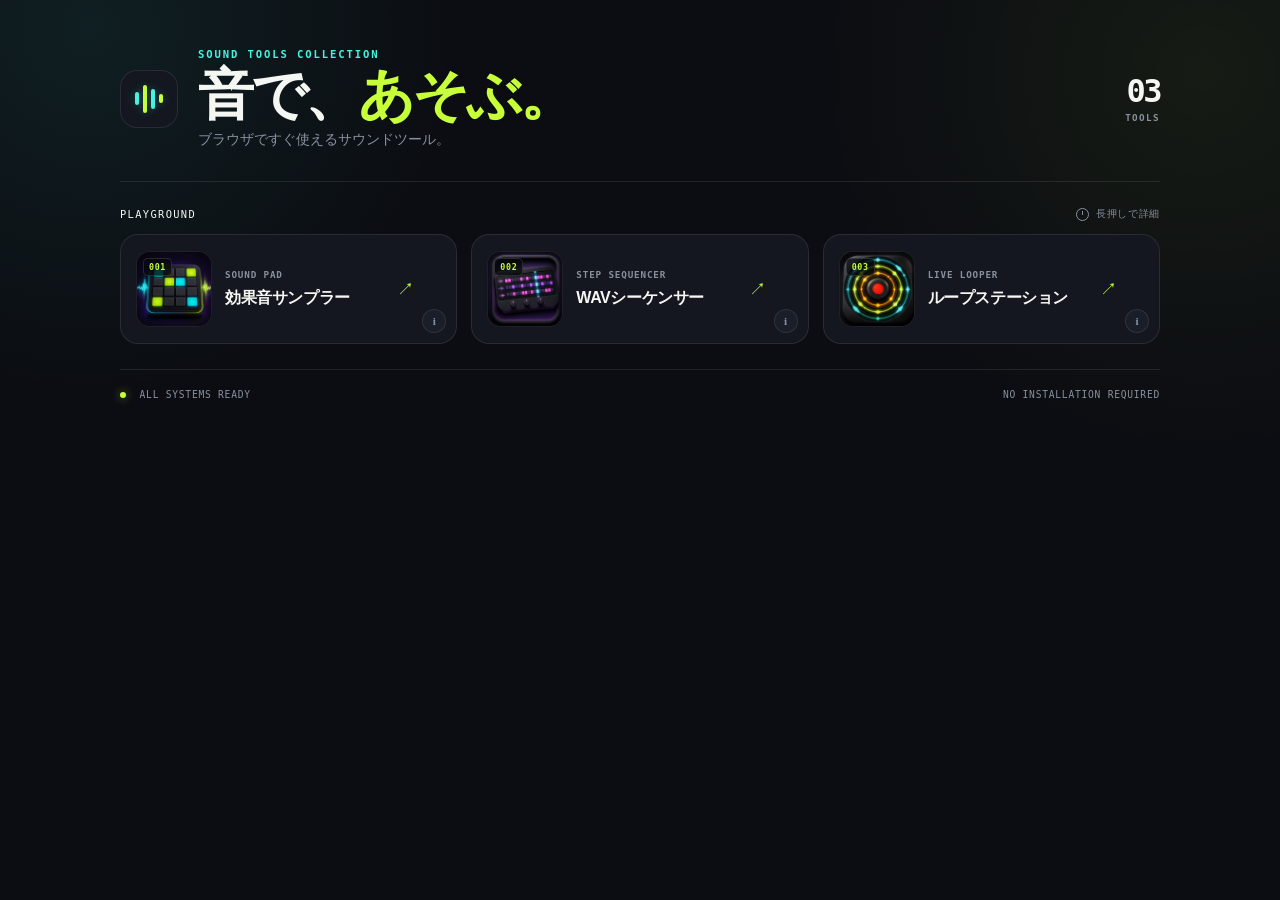
<file: index.html>
<!doctype html>
<html lang=ja>
<head>
  <meta charset=utf-8>
  <meta name=viewport content=width=device-width,initial-scale=1>
  <meta name=apple-mobile-web-app-capable content=yes>
  <meta name=apple-mobile-web-app-status-bar-style content=black-translucent>
  <meta name=format-detection content=telephone=no>
  <meta name=theme-color content=#0b0d12>
  <meta name=description content=ブラウザですぐ使えるサウンドツール集>
  <title>Sound Tools</title>
  <link rel='icon' type='image/png' sizes='64x64' href='assets/icons/favicon.png'>
  <link rel='apple-touch-icon' sizes='180x180' href='assets/icons/apple-touch-icon.png'>
  <link rel=stylesheet href=menu.css>
</head>
<body>
<main class=shell>
  <header class=site-header>
    <div class=brand-mark aria-hidden=true><span></span><span></span><span></span><span></span></div>
    <div class=header-copy>
      <p class=eyebrow>Sound Tools Collection</p>
      <h1>音で、<span>あそぶ。</span></h1>
      <p class=lead>ブラウザですぐ使えるサウンドツール。</p>
    </div>
    <div class=collection-count aria-label=3つのツールを収録><strong>03</strong><span>TOOLS</span></div>
  </header>
  <div class=section-heading>
    <h2>PLAYGROUND</h2>
    <p><span class=hold-icon aria-hidden=true></span> 長押しで詳細</p>
  </div>
  <section class=game-grid aria-label=サウンドツール一覧>
    <article class=game-tile data-game=sampler>
      <a class=game-link href=./001_sound-sampler/ aria-describedby=sampler-type>
        <span class=game-image><img src=assets/icons/sound-sampler.webp alt=発光する16個のパッドを描いた効果音サンプラーのアイコン width=640 height=640><span class=game-number>001</span><span class=hold-progress aria-hidden=true></span></span>
        <span class=game-copy><span class=game-type id=sampler-type>SOUND PAD</span><strong>効果音サンプラー</strong></span>
        <span class=launch-arrow aria-hidden=true>↗</span>
      </a>
      <button class=detail-trigger type=button aria-label=効果音サンプラーの詳細を表示>i</button>
    </article>
    <article class=game-tile data-game=sequencer>
      <a class=game-link href=./002_wav-sequencer/ aria-describedby=sequencer-type>
        <span class=game-image><img src=assets/icons/wav-sequencer.webp alt=16ステップの音楽グリッドを描いたWAVシーケンサーのアイコン width=640 height=640><span class=game-number>002</span><span class=hold-progress aria-hidden=true></span></span>
        <span class=game-copy><span class=game-type id=sequencer-type>STEP SEQUENCER</span><strong>WAVシーケンサー</strong></span>
        <span class=launch-arrow aria-hidden=true>↗</span>
      </a>
      <button class=detail-trigger type=button aria-label=WAVシーケンサーの詳細を表示>i</button>
    </article>
    <article class=game-tile data-game=looper>
      <a class=game-link href=./003_loop-station/ aria-describedby=looper-type>
        <span class=game-image><img src=assets/icons/loop-station.webp alt=3本の発光する音声リングを描いたループステーションのアイコン width=640 height=640><span class=game-number>003</span><span class=hold-progress aria-hidden=true></span></span>
        <span class=game-copy><span class=game-type id=looper-type>LIVE LOOPER</span><strong>ループステーション</strong></span>
        <span class=launch-arrow aria-hidden=true>↗</span>
      </a>
      <button class=detail-trigger type=button aria-label=ループステーションの詳細を表示>i</button>
    </article>
  </section>
  <footer class=site-footer>
    <p><span class=status-dot aria-hidden=true></span> ALL SYSTEMS READY</p>
    <p>NO INSTALLATION REQUIRED</p>
  </footer>
</main>
<dialog class=detail-dialog id=detailDialog aria-labelledby=detailTitle>
  <div class=dialog-visual>
    <img id=detailImage src=assets/icons/sound-sampler.webp alt=ゲーム詳細アイコン width=640 height=640>
    <span id=detailNumber>001</span>
    <button class=dialog-close id=dialogClose type=button aria-label=詳細を閉じる>×</button>
  </div>
  <div class=dialog-body>
    <p class=dialog-type id=detailType></p>
    <h2 id=detailTitle></h2>
    <p class=dialog-description id=detailDescription></p>
    <ul class=feature-list id=detailFeatures></ul>
    <a class=dialog-launch id=detailLaunch href=#>ツールを開く <span aria-hidden=true>↗</span></a>
  </div>
</dialog>
<script src=menu.js></script>
</body>
</html>
</file>
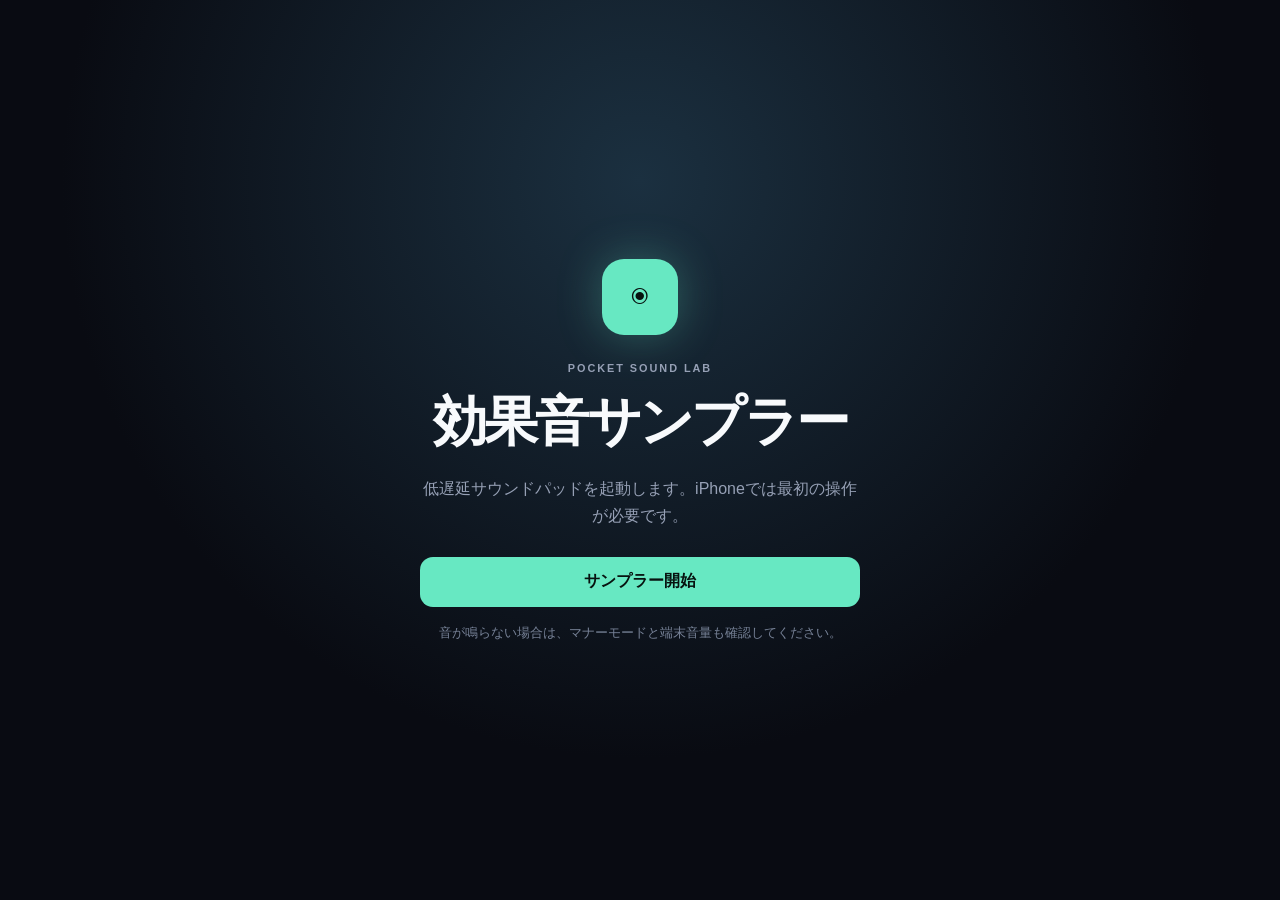
<file: 001_sound-sampler/index.html>
<!doctype html>
<html lang="ja">
<head>
  <meta charset="utf-8">
  <meta name="viewport" content="width=device-width,initial-scale=1,maximum-scale=1,user-scalable=no,viewport-fit=cover">
  <meta name="theme-color" content="#090b12">
  <meta name="apple-mobile-web-app-capable" content="yes">
  <meta name="format-detection" content="telephone=no">
  <title>効果音サンプラー</title>
  <link rel='icon' type='image/png' sizes='64x64' href='../assets/icons/favicon.png'>
  <link rel='apple-touch-icon' sizes='180x180' href='../assets/icons/apple-touch-icon.png'>
  <link rel="stylesheet" href="style.css">
  <link rel="stylesheet" href="rhythm.css">
  <style>
    [hidden]{display:none!important}
    html,body{touch-action:manipulation}
    input,select,textarea{font-size:16px}
    .favorite-button{position:absolute;top:5px;right:5px;margin:0}
    .pad-stop-button{position:absolute;z-index:4;right:5px;bottom:5px;display:grid;place-items:center;width:30px;height:30px;padding:0;color:#fff;background:rgba(5,8,14,.68);border:1px solid rgba(255,255,255,.34);border-radius:8px;font-size:.65rem}.pad-stop-button:active{transform:scale(.9);background:rgba(5,8,14,.9)}.pad.looping:after{right:39px;left:auto}
    .status{height:44px;min-height:44px;overflow:hidden}.status>span{display:block;overflow:hidden;text-overflow:ellipsis;white-space:nowrap}.status.is-hidden{visibility:hidden;pointer-events:none}
    .pad-grid.drum-layout{grid-template-columns:repeat(4,minmax(0,1fr))!important}
    @media (max-width:699px){.pad-grid{grid-template-columns:repeat(4,minmax(0,1fr));gap:6px}.pad{border-radius:11px}.pad-main{padding:9px 6px 7px}.pad-file{font-size:.52rem}.pad-category{font-size:.56rem}}
    .sheet.fallback-open{display:block!important;position:fixed;z-index:40;inset:auto 8px 0;max-width:none;margin:0 auto}.dialog-fallback-backdrop{position:fixed;z-index:39;inset:0;background:rgba(0,0,0,.72);backdrop-filter:blur(3px)}
    .trim-editor{margin:12px 0;padding:12px;background:#0e111a;border:1px solid var(--line);border-radius:12px}.trim-editor h3{margin:0;font-size:.9rem}.trim-editor>p{margin:5px 0 10px;color:var(--muted);font-size:.68rem;line-height:1.5}.trim-editor label{grid-template-columns:1fr auto}.trim-editor label input{grid-column:1/-1}.trim-summary{display:flex;justify-content:space-between;color:var(--muted);font-size:.7rem}.trim-actions{display:grid;grid-template-columns:1fr 1fr;gap:7px;margin-top:10px}.trim-actions button{min-height:44px}.asset-actions{display:grid;grid-template-columns:1fr 1fr;gap:7px;margin:12px 0}.asset-actions button{min-height:44px;color:var(--accent);background:var(--surface2);border:1px solid var(--line);border-radius:11px;font-weight:800}
    .load-progress{margin-top:14px;text-align:left}.load-progress progress{display:block;width:100%;height:10px;margin:8px 0;overflow:hidden;accent-color:var(--accent);border:0;border-radius:99px;background:#1c2231}.load-progress progress::-webkit-progress-bar{background:#1c2231;border-radius:99px}.load-progress progress::-webkit-progress-value{background:var(--accent);border-radius:99px}.load-progress-row{display:flex;justify-content:space-between;gap:12px;color:#c7d0df;font-size:.76rem;font-weight:800}.load-progress-detail{display:block;overflow:hidden;color:#768196;text-overflow:ellipsis;white-space:nowrap;font-size:.68rem}
    .playback-rate-summary{display:flex;align-items:center;justify-content:space-between;gap:10px}.playback-rate-summary output{color:var(--accent);font-size:1rem;font-weight:900;font-variant-numeric:tabular-nums}.playback-rate-summary small{color:var(--muted);font-size:.68rem}.playback-rate-inputs{display:grid;grid-template-columns:minmax(0,1fr) 7rem;align-items:center;gap:10px;margin-top:7px}.playback-rate-inputs>input[type=range]{min-width:0;min-height:46px}.playback-rate-number{display:grid;grid-template-columns:minmax(0,1fr) auto;align-items:center;gap:6px}.sheet .playback-rate-number input[type=number]{min-width:0;min-height:46px;padding:0 8px;text-align:right;font-variant-numeric:tabular-nums}.playback-rate-number span{color:var(--muted);font-weight:900}
    .pad-drag-handle{position:absolute;z-index:5;left:5px;bottom:5px;display:grid;place-items:center;width:32px;height:32px;padding:0;color:#fff;background:rgba(5,8,14,.72);border:1px solid rgba(255,255,255,.4);border-radius:8px;font-size:1rem;font-weight:900;line-height:1;cursor:grab;touch-action:none;-webkit-touch-callout:none}.pad-drag-handle:active{cursor:grabbing;background:rgba(5,8,14,.95)}.pad-grid.editing .pad-category{visibility:hidden}.pad-grid.is-reordering{position:relative;z-index:9;isolation:isolate}.pad.pad-placeholder{border:2px dashed var(--accent);background:rgba(103,232,194,.1);box-shadow:inset 0 0 18px rgba(103,232,194,.12)}.pad.pad-placeholder::after{content:"DROP";position:absolute;inset:0;display:grid;place-items:center;color:var(--accent);font-size:.55rem;font-weight:950;letter-spacing:.08em}.pad.dragging{position:fixed!important;z-index:50;pointer-events:none;opacity:.9;transform:scale(1.04) rotate(1deg)!important;filter:brightness(1.12);box-shadow:0 18px 38px rgba(0,0,0,.48),0 0 0 3px var(--accent);transition:none!important}.pad.dragging:after{display:none}.pad-reordering,.pad-reordering *{cursor:grabbing!important;-webkit-user-select:none!important;user-select:none!important}@media(max-width:699px){.pad-drag-handle{width:30px;height:30px}.pad-grid.editing .pad-file{opacity:.55}}
    .pad.is-playing{outline:2px solid rgba(255,255,255,.9);outline-offset:-3px}.pad.is-playing::before{content:"";position:absolute;z-index:2;inset:3px;pointer-events:none;border:2px solid var(--accent);border-radius:11px;box-shadow:inset 0 0 16px color-mix(in srgb,var(--accent) 65%,transparent),0 0 13px color-mix(in srgb,var(--pad-color) 75%,transparent);animation:padActivePulse .8s ease-in-out infinite}.pad-playing-indicator{position:absolute;z-index:3;top:6px;right:6px;display:none;align-items:end;justify-content:center;gap:2px;width:23px;height:19px;padding:4px;color:#07120f;background:var(--accent);border:1px solid rgba(255,255,255,.7);border-radius:6px;box-shadow:0 3px 10px rgba(0,0,0,.28);pointer-events:none}.pad.is-playing .pad-playing-indicator{display:flex}.pad-grid.editing .pad-playing-indicator{display:none}.pad-playing-indicator i{display:block;width:3px;height:5px;background:currentColor;border-radius:2px;animation:padLevel .55s ease-in-out infinite alternate}.pad-playing-indicator i:nth-child(2){height:10px;animation-delay:-.35s}.pad-playing-indicator i:nth-child(3){height:7px;animation-delay:-.18s}.pad-playing-indicator[data-count]::after{content:attr(data-count);position:absolute;right:-5px;bottom:-6px;display:grid;place-items:center;min-width:14px;height:14px;padding:0 3px;color:#fff;background:#d83d54;border:1px solid rgba(255,255,255,.8);border-radius:99px;font-size:.48rem;font-weight:950;font-variant-numeric:tabular-nums}@keyframes padActivePulse{50%{opacity:.42;transform:scale(.965)}}@keyframes padLevel{to{height:12px}}@media(prefers-reduced-motion:reduce){.pad.is-playing::before,.pad-playing-indicator i{animation:none!important}.pad.is-playing::before{opacity:1}.pad-playing-indicator i:nth-child(1){height:5px}.pad-playing-indicator i:nth-child(2){height:10px}.pad-playing-indicator i:nth-child(3){height:7px}}
  </style>
</head>
<body>
  <div id="startScreen" class="start-screen">
    <div class="start-card">
      <span class="start-icon">◉</span>
      <p class="eyebrow">POCKET SOUND LAB</p>
      <h1>効果音サンプラー</h1>
      <p>低遅延サウンドパッドを起動します。iPhoneでは最初の操作が必要です。</p>
      <button id="startButton" class="primary-button" type="button">サンプラー開始</button>
      <div id="loadProgress" class="load-progress" hidden>
        <div class="load-progress-row"><span id="loadProgressText">準備中…</span><span id="loadProgressCount">0 / 0</span></div>
        <progress id="loadProgressBar" max="1" value="0"></progress>
        <span id="loadProgressDetail" class="load-progress-detail">音声機能を準備しています</span>
      </div>
      <small>音が鳴らない場合は、マナーモードと端末音量も確認してください。</small>
    </div>
  </div>

  <main id="app" class="app" hidden>
    <header class="topbar">
      <div><a href="../" class="back-link">← メニュー</a><h1>効果音サンプラー</h1></div>
      <button id="editButton" class="icon-button" type="button" aria-pressed="false">編集</button>
    </header>

    <section class="master-panel" aria-label="全体操作">
      <button id="stopButton" class="stop-button" type="button">■ 全停止</button>
      <label class="master-volume" for="masterVolume"><span>全体音量</span><input id="masterVolume" type="range" min="0" max="1" step="0.01" value="0.8"><output id="masterVolumeValue">80%</output></label>
      <div class="quick-actions">
        <button id="rhythmButton" type="button">♬ リズム</button>
        <button id="addButton" type="button">＋ 音源追加</button>
        <button id="recordButton" type="button">● 録音</button>
        <button id="dataButton" type="button">⚙ データ</button>
      </div>
      <input id="fileInput" class="visually-hidden" type="file" accept="audio/*,.mp3,.wav,.m4a,.aac,.ogg" multiple>
    </section>

    <div id="status" class="status is-hidden" role="status" aria-live="polite" aria-hidden="true"><span id="statusText"></span><button id="statusClose" type="button" aria-label="閉じる">×</button></div>
    <nav id="categoryTabs" class="category-tabs" aria-label="カテゴリ"></nav>

    <section class="pads-section" aria-labelledby="padsTitle">
      <div class="section-heading"><h2 id="padsTitle">サウンドパッド</h2><span id="soundCount">0 sounds</span></div>
      <div id="editBanner" class="edit-banner" hidden>編集中：⠿をドラッグして並べ替え／★でお気に入り切替／パッドで設定</div>
      <div id="padGrid" class="pad-grid"></div>
      <div id="emptyState" class="empty-state" hidden>このカテゴリに音源はありません。</div>
    </section>
  </main>

  <section id="rhythmScreen" class="rhythm-screen" hidden>
    <header class="rhythm-header">
      <button id="rhythmBack" class="rhythm-back" type="button">← パッドへ戻る</button>
      <div><p class="eyebrow">BACK RHYTHM</p><h1>バックリズム</h1></div>
      <span id="rhythmRunningBadge" class="running-badge" hidden>PLAYING</span>
    </header>

    <div class="transport-card">
      <div class="beat-lamps" aria-label="現在の拍"><i data-beat="0"></i><i data-beat="1"></i><i data-beat="2"></i><i data-beat="3"></i></div>
      <div class="transport-actions"><button id="rhythmStart" class="rhythm-play" type="button">▶ リズム開始</button><button id="rhythmStop" type="button">■ 停止</button><button id="tapTempo" type="button">TAP</button></div>
      <label class="rhythm-range">テンポ <strong><output id="bpmValue">120</output> BPM</strong><input id="bpm" type="range" min="60" max="200" step="1" value="120"></label>
      <label class="rhythm-field">パターン<select id="rhythmPattern"></select></label>
      <label class="rhythm-range">リズム音量 <output id="rhythmVolumeValue">70%</output><input id="rhythmVolume" type="range" min="0" max="1" step="0.01" value="0.7"></label>
      <div class="track-switches"><label><input id="drumEnabled" type="checkbox" checked><span>DRUM</span></label><label><input id="bassEnabled" type="checkbox" checked><span>BASS</span></label></div>
    </div>

    <details class="rhythm-details">
      <summary>詳細設定</summary>
      <div class="detail-grid">
        <label class="rhythm-range">ドラム音量 <output id="drumVolumeValue">85%</output><input id="drumVolume" type="range" min="0" max="1" step="0.01" value="0.85"></label>
        <label class="rhythm-range">ベース音量 <output id="bassVolumeValue">70%</output><input id="bassVolume" type="range" min="0" max="1" step="0.01" value="0.7"></label>
        <label class="rhythm-field">ベース音程<select id="bassNote"><option>C</option><option>D</option><option>E</option><option>F</option><option>G</option><option>A</option><option>B</option></select></label>
        <label class="check-row"><input id="countIn" type="checkbox"> 1小節カウントイン</label>
        <label class="check-row"><input id="ducking" type="checkbox"> パッド再生時にダッキング</label>
      </div>
      <h2>トラック</h2><div id="trackControls" class="track-controls"></div>
    </details>

    <section id="sequencerSection" class="sequencer-card" hidden>
      <div><p class="eyebrow">CUSTOM PATTERN</p><h2>16ステップ・シーケンサー</h2></div>
      <div id="sequencer" class="sequencer"></div>
      <button id="clearSequence" type="button">パターンをクリア</button>
    </section>
    <div id="rhythmStatus" class="rhythm-status" role="status">リズム音源は開始時に準備されます。</div>
  </section>

  <dialog id="settingsDialog" class="sheet">
    <form id="settingsForm" method="dialog">
      <div class="sheet-handle"></div>
      <header><div><p class="eyebrow">PAD SETTINGS</p><h2>パッド設定</h2></div><button class="close-button" value="cancel" aria-label="閉じる">×</button></header>
      <input id="settingId" type="hidden">
      <label>表示名<input id="settingName" maxlength="80" required></label>
      <p class="file-info">ファイル：<span id="settingFile"></span></p>
      <label>カテゴリ<input id="settingCategory" list="categoryList" maxlength="40"><datalist id="categoryList"></datalist></label>
      <fieldset><legend>パッド色</legend><div class="color-row"><input id="settingColor" type="color"><div id="colorPresets" class="color-presets"></div><button id="resetColorButton" type="button">初期色</button></div></fieldset>
      <div class="toggle-grid"><label><input id="settingFavorite" type="checkbox"> ★ お気に入り</label><label><input id="settingLoop" type="checkbox"> ↻ ループ</label></div>
      <label>個別音量 <output id="settingVolumeValue">100%</output><input id="settingVolume" type="range" min="0" max="1" step="0.01"></label>
      <fieldset class="playback-rate-control">
        <legend>再生速度</legend>
        <div class="playback-rate-summary"><output id="settingRateValue" for="settingRate settingRateNumber">1.00×</output><small>0.50～2.00倍・0.01刻み</small></div>
        <div class="playback-rate-inputs">
          <input id="settingRate" type="range" min="0.5" max="2" step="0.01" value="1" aria-label="再生速度スライダー" aria-valuetext="1.00倍">
          <span class="playback-rate-number"><input id="settingRateNumber" type="number" min="0.5" max="2" step="0.01" value="1.00" inputmode="decimal" aria-label="再生速度の数値"><span aria-hidden="true">×</span></span>
        </div>
      </fieldset>
      <section id="trimEditor" class="trim-editor" hidden>
        <h3>使用する録音区間</h3><p>元の録音は残したまま、パッドで鳴らす開始・終了位置を指定します。</p>
        <label>開始位置 <output id="trimStartValue">0.00秒</output><input id="trimStart" type="range" min="0" max="1" step="0.01" value="0"></label>
        <label>終了位置 <output id="trimEndValue">0.00秒</output><input id="trimEnd" type="range" min="0" max="1" step="0.01" value="1"></label>
        <div class="trim-summary"><span>元音源：<output id="trimDuration">0.00秒</output></span><span>使用区間：<output id="trimLength">0.00秒</output></span></div>
        <div class="trim-actions"><button id="trimPreview" type="button">▶ 区間をテスト</button><button id="trimPreviewStop" type="button">■ テスト停止</button></div>
      </section>
      <div class="asset-actions"><button id="duplicatePadButton" type="button">⧉ 音源を複製</button><button id="downloadPadButton" type="button">↓ WAVで保存</button></div>
      <fieldset><legend>並び順</legend><div class="order-actions"><button data-move="first" type="button">先頭</button><button data-move="prev" type="button">前へ</button><button data-move="next" type="button">後ろへ</button><button data-move="last" type="button">最後</button></div></fieldset>
      <div class="sheet-actions"><button id="resetPadButton" type="button">設定を初期化</button><button id="deletePadButton" class="danger" type="button">削除</button><button class="primary-button" value="save">保存</button></div>
    </form>
  </dialog>

  <dialog id="addDialog" class="sheet small-sheet"><form id="addForm" method="dialog"><div class="sheet-handle"></div><header><h2>音源を追加</h2><button class="close-button" value="cancel">×</button></header><p id="addFileSummary"></p><label>表示名<input id="addName" maxlength="80"></label><label>カテゴリ<input id="addCategory" list="categoryList" value="未分類"></label><label>パッド色<input id="addColor" type="color" value="#3b82f6"></label><div class="toggle-grid"><label><input id="addFavorite" type="checkbox"> ★ お気に入り</label><label><input id="addLoop" type="checkbox"> ↻ ループ</label></div><div class="sheet-actions"><button value="cancel">キャンセル</button><button class="primary-button" value="save">追加</button></div></form></dialog>

  <dialog id="recordDialog" class="sheet small-sheet"><div class="sheet-handle"></div><header><h2>マイク録音</h2><button id="recordClose" class="close-button" type="button">×</button></header><div id="recordIdle" class="record-stage"><div class="record-orb">●</div><p>最大30秒まで録音できます</p><button id="recordStart" class="record-action" type="button">録音開始</button></div><div id="recordActive" class="record-stage" hidden><div class="record-orb active">●</div><strong id="recordTimer">00:00</strong><div class="meter"><span id="recordMeter"></span></div><button id="recordStop" class="record-action" type="button">録音停止</button><button id="recordCancel" type="button">キャンセル</button></div><div id="recordPreview" class="record-stage" hidden><audio id="recordAudio" controls></audio><label>表示名<input id="recordName" value="録音音源"></label><label>カテゴリ<input id="recordCategory" list="categoryList" value="録音"></label><label>パッド色<input id="recordColor" type="color" value="#ef4444"></label><div class="toggle-grid"><label><input id="recordFavorite" type="checkbox"> ★ お気に入り</label><label><input id="recordLoop" type="checkbox"> ↻ ループ</label></div><div class="sheet-actions"><button id="recordRetry" type="button">録り直し</button><button id="recordSave" class="primary-button" type="button">保存</button></div></div></dialog>

  <dialog id="dataDialog" class="sheet small-sheet"><div class="sheet-handle"></div><header><h2>データ管理</h2><button class="close-button" data-close="dataDialog" type="button">×</button></header><div class="storage-card"><span>概算使用量</span><strong id="storageUsage">計算中…</strong></div><div class="data-actions"><button id="exportButton" type="button">設定をエクスポート</button><label class="button-label">設定をインポート<input id="importInput" type="file" accept="application/json,.json"></label><button id="deleteUploadsButton" class="danger" type="button">追加音源をすべて削除</button><button id="deleteRecordingsButton" class="danger" type="button">録音音源をすべて削除</button><button id="resetSettingsButton" type="button">パッド設定を初期化</button><button id="resetAllButton" class="danger" type="button">すべてのデータを初期化</button></div></dialog>

  <script src="rhythm.js?v=20260719-1"></script>
  <script src="main.js?v=20260814-1"></script>
</body>
</html>
</file>
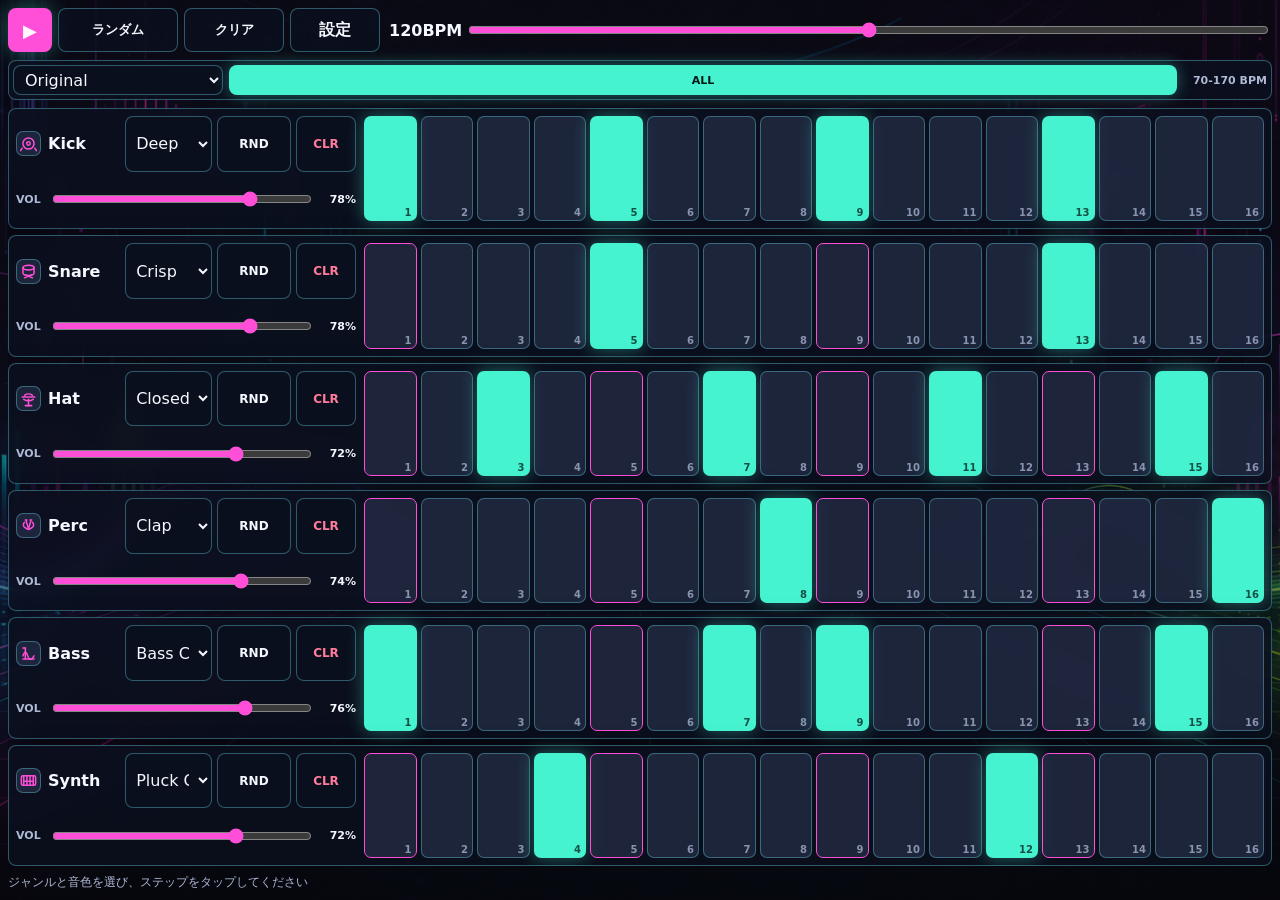
<file: 002_wav-sequencer/index.html>
<!doctype html>
<html lang="ja">
<head>
  <meta charset="utf-8">
  <meta name="viewport" content="width=device-width, initial-scale=1, viewport-fit=cover">
  <meta name="theme-color" content="#060811">
  <link rel="icon" href="data:,">
  <title>WAVシーケンサ</title>
  <link rel='icon' type='image/png' sizes='64x64' href='../assets/icons/favicon.png'>
  <link rel='apple-touch-icon' sizes='180x180' href='../assets/icons/apple-touch-icon.png'>
  <style>
    :root {
      --bg: #060811;
      --surface: rgba(11, 16, 31, 0.82);
      --surface-soft: rgba(35, 43, 68, 0.82);
      --text: #f5f8ff;
      --muted: #aeb9d6;
      --border: rgba(116, 234, 255, 0.34);
      --active: #46f3d1;
      --active-text: #031916;
      --accent: #ff4ed7;
      --accent-text: #fff7fd;
      --danger: #ff7b9c;
      --glow: rgba(70, 243, 209, 0.38);
      --theme-image: url("assets/theme/neo-grid.png");
      --step-radius: 7px;
      color-scheme: dark;
      font-family: system-ui, -apple-system, BlinkMacSystemFont, "Segoe UI", sans-serif;
      background: var(--bg);
      color: var(--text);
    }

    [data-theme="neo-grid"],
    [data-theme="studio"] {
      --bg: #060811;
      --surface: rgba(11, 16, 31, 0.82);
      --surface-soft: rgba(35, 43, 68, 0.82);
      --text: #f5f8ff;
      --muted: #aeb9d6;
      --border: rgba(116, 234, 255, 0.34);
      --active: #46f3d1;
      --active-text: #031916;
      --accent: #ff4ed7;
      --accent-text: #fff7fd;
      --danger: #ff7b9c;
      --glow: rgba(70, 243, 209, 0.38);
      --theme-image: url("assets/theme/neo-grid.png");
      --step-radius: 7px;
      color-scheme: dark;
    }

    [data-theme="cyber-console"],
    [data-theme="night"] {
      --bg: #070b11;
      --surface: rgba(17, 23, 31, 0.88);
      --surface-soft: rgba(35, 43, 52, 0.9);
      --text: #eef5ff;
      --muted: #aab6c5;
      --border: rgba(80, 142, 230, 0.36);
      --active: #ff9b35;
      --active-text: #1b0c02;
      --accent: #2f8cff;
      --accent-text: #ffffff;
      --danger: #ff5959;
      --glow: rgba(47, 140, 255, 0.34);
      --theme-image: url("assets/theme/cyber-console.png");
      --step-radius: 5px;
      color-scheme: dark;
    }

    [data-theme="minimal-pro"],
    [data-theme="mono"] {
      --bg: #171a19;
      --surface: rgba(31, 34, 33, 0.88);
      --surface-soft: rgba(48, 52, 50, 0.86);
      --text: #f2f1ec;
      --muted: #b8bbb4;
      --border: rgba(142, 157, 151, 0.36);
      --active: #83d8ca;
      --active-text: #061413;
      --accent: #b6a06e;
      --accent-text: #13110a;
      --danger: #d98686;
      --glow: rgba(131, 216, 202, 0.22);
      --theme-image: url("assets/theme/minimal-pro.png");
      --step-radius: 4px;
      color-scheme: dark;
    }

    [data-theme="retro-arcade"] {
      --bg: #100c0c;
      --surface: rgba(25, 14, 15, 0.9);
      --surface-soft: rgba(72, 23, 27, 0.84);
      --text: #fff1cf;
      --muted: #d9b984;
      --border: rgba(244, 219, 174, 0.42);
      --active: #f2dfb4;
      --active-text: #3e1014;
      --accent: #b52c32;
      --accent-text: #fff3d8;
      --danger: #ffad48;
      --glow: rgba(181, 44, 50, 0.42);
      --theme-image: url("assets/theme/retro-arcade.png");
      --step-radius: 2px;
      color-scheme: dark;
      font-family: "Courier New", ui-monospace, monospace;
    }

    [data-theme="glass-synth"] {
      --bg: #07101e;
      --surface: rgba(15, 28, 49, 0.56);
      --surface-soft: rgba(33, 56, 86, 0.48);
      --text: #f4fbff;
      --muted: #bdd6ee;
      --border: rgba(179, 232, 255, 0.36);
      --active: #a7f5ff;
      --active-text: #021318;
      --accent: #b08cff;
      --accent-text: #100520;
      --danger: #ff9db9;
      --glow: rgba(167, 245, 255, 0.32);
      --theme-image: url("assets/theme/glass-synth.png");
      --step-radius: 10px;
      color-scheme: dark;
    }

    [data-theme="modular-rack"] {
      --bg: #050b08;
      --surface: rgba(13, 18, 14, 0.9);
      --surface-soft: rgba(29, 37, 30, 0.86);
      --text: #f1eadc;
      --muted: #b9ad97;
      --border: rgba(199, 151, 77, 0.34);
      --active: #e89b38;
      --active-text: #160b01;
      --accent: #6ea373;
      --accent-text: #06120a;
      --danger: #c66955;
      --glow: rgba(232, 155, 56, 0.32);
      --theme-image: url("assets/theme/modular-rack.png");
      --step-radius: 999px;
      color-scheme: dark;
    }

    * {
      box-sizing: border-box;
    }

    html,
    body {
      width: 100%;
      height: 100%;
      margin: 0;
      overflow: hidden;
      overscroll-behavior: none;
      touch-action: manipulation;
      -webkit-text-size-adjust: 100%;
      text-size-adjust: 100%;
      background: var(--bg);
    }

    body {
      min-width: 320px;
    }

    button,
    select,
    input {
      font: inherit;
    }

    button,
    select {
      border: 1px solid var(--border);
      border-radius: 8px;
      background: var(--surface);
      color: var(--text);
      touch-action: manipulation;
      -webkit-tap-highlight-color: transparent;
    }

    .app,
    .lanes,
    .steps,
    .bank-tabs,
    input[type="range"] {
      touch-action: manipulation;
    }

    button {
      cursor: pointer;
      font-weight: 700;
      -webkit-user-select: none;
      user-select: none;
    }

    button:active {
      transform: translateY(1px);
    }

    button:focus-visible,
    select:focus-visible,
    input:focus-visible {
      outline: 3px solid var(--accent);
      outline-offset: 2px;
    }

    select {
      font-size: 16px;
    }

    .app {
      position: relative;
      display: grid;
      grid-template-rows: auto auto 1fr auto;
      gap: 8px;
      width: 100%;
      height: 100vh;
      height: -webkit-fill-available;
      height: 100dvh;
      padding: 8px;
      padding:
        max(8px, env(safe-area-inset-top))
        max(8px, env(safe-area-inset-right))
        max(8px, env(safe-area-inset-bottom))
        max(8px, env(safe-area-inset-left));
      overflow: hidden;
    }

    .app::before {
      content: "";
      position: absolute;
      inset: 0;
      z-index: 0;
      background:
        linear-gradient(180deg, rgba(0, 0, 0, 0.22), rgba(0, 0, 0, 0.5)),
        var(--theme-image) center / cover no-repeat;
      opacity: 0.9;
      pointer-events: none;
    }

    .app > * {
      position: relative;
      z-index: 1;
    }

    .topbar {
      display: grid;
      grid-template-columns: minmax(112px, auto) 44px repeat(4, minmax(64px, auto)) minmax(180px, 1fr) minmax(130px, 160px);
      gap: 6px;
      align-items: center;
      min-height: 42px;
      min-width: 0;
    }

    .title {
      min-width: 0;
      font-weight: 850;
      white-space: nowrap;
      overflow: hidden;
      text-overflow: ellipsis;
    }

    .main-button {
      min-width: 44px;
      min-height: 38px;
      padding: 0 10px;
      background: var(--accent);
      color: var(--accent-text);
      border-color: transparent;
      font-size: 18px;
      box-shadow: 0 0 22px var(--glow);
    }

    .tool-button {
      min-height: 38px;
      padding: 0 8px;
      white-space: nowrap;
    }

    .tempo {
      display: grid;
      grid-template-columns: minmax(62px, auto) minmax(0, 1fr);
      gap: 4px 6px;
      align-items: center;
      min-width: 0;
      padding-inline: 3px;
    }

    .tempo strong {
      font-variant-numeric: tabular-nums;
      white-space: nowrap;
    }

    input[type="range"] {
      display: block;
      min-width: 0;
      width: 100%;
      height: 28px;
      margin: 0;
      accent-color: var(--accent);
    }

    .theme-select {
      min-height: 38px;
      width: 100%;
      padding: 0 8px;
    }

    .bankbar {
      display: grid;
      grid-template-columns: minmax(150px, 210px) minmax(0, 1fr) auto;
      gap: 6px;
      align-items: center;
      min-width: 0;
      min-height: 34px;
      padding: 4px;
      border: 1px solid var(--border);
      border-radius: 8px;
      background: var(--surface);
      backdrop-filter: blur(12px);
    }

    .genre-select {
      width: 100%;
      min-width: 0;
      min-height: 30px;
      padding-inline: 7px;
    }

    .bank-tabs {
      display: grid;
      grid-auto-flow: column;
      grid-auto-columns: minmax(58px, 1fr);
      gap: 4px;
      min-width: 0;
    }

    .bank-tab {
      min-width: 0;
      min-height: 30px;
      padding-inline: 8px;
      color: var(--muted);
      font-size: 11px;
      overflow: hidden;
      text-overflow: ellipsis;
      white-space: nowrap;
    }

    .bank-tab.active {
      color: var(--active-text);
      background: var(--active);
      border-color: transparent;
      box-shadow: 0 0 16px var(--glow);
    }

    .genre-meta {
      min-width: 84px;
      color: var(--muted);
      font-size: 11px;
      font-weight: 800;
      text-align: right;
      white-space: nowrap;
    }

    .lanes {
      display: grid;
      grid-template-rows: repeat(var(--lane-count, 6), minmax(0, 1fr));
      gap: 6px;
      min-height: 0;
      overflow: auto;
      overscroll-behavior: contain;
      -webkit-overflow-scrolling: touch;
    }

    .lanes.sparse {
      grid-template-rows: repeat(var(--lane-count, 1), minmax(76px, 112px));
      align-content: start;
    }

    .lane {
      display: grid;
      grid-template-columns: 340px minmax(0, 1fr);
      gap: 8px;
      min-height: 0;
      padding: 7px;
      border: 1px solid var(--border);
      border-radius: 8px;
      background: var(--surface);
      backdrop-filter: blur(12px);
      box-shadow: 0 8px 28px rgba(0, 0, 0, 0.22);
    }

    .lane-head {
      display: grid;
      grid-template-columns: minmax(94px, 1.2fr) minmax(78px, 1fr) 74px 60px;
      grid-template-rows: minmax(28px, 1fr) minmax(24px, 0.8fr);
      grid-template-areas:
        "title sound random clear"
        "volume volume volume volume";
      gap: 5px;
      min-width: 0;
      align-items: stretch;
    }

    .lane-title {
      grid-area: title;
      display: flex;
      align-items: center;
      gap: 7px;
      min-width: 0;
    }

    .lane-icon {
      display: grid;
      flex: 0 0 25px;
      width: 25px;
      height: 25px;
      place-items: center;
      border: 1px solid var(--border);
      border-radius: 7px;
      background: var(--surface-soft);
      color: var(--accent);
    }

    .lane-icon svg {
      width: 19px;
      height: 19px;
      fill: none;
      stroke: currentColor;
      stroke-width: 1.9;
      stroke-linecap: round;
      stroke-linejoin: round;
    }

    .lane-name {
      align-self: center;
      min-width: 0;
      font-weight: 850;
      white-space: nowrap;
      overflow: hidden;
      text-overflow: ellipsis;
    }

    .lane-action {
      min-width: 0;
      min-height: 31px;
      padding: 0 5px;
      font-size: 12px;
      overflow: hidden;
      text-overflow: ellipsis;
      white-space: nowrap;
    }

    .lane-random {
      grid-area: random;
    }

    .lane-action.clear {
      grid-area: clear;
      color: var(--danger);
    }

    .sound-select {
      grid-area: sound;
      min-height: 31px;
      min-width: 0;
      padding: 0 6px;
    }

    .volume-control {
      grid-area: volume;
      display: grid;
      grid-template-columns: 30px minmax(0, 1fr) 38px;
      gap: 6px;
      align-items: center;
      min-width: 0;
      color: var(--muted);
      font-size: 11px;
      font-weight: 800;
    }

    .volume-control input[type="range"] {
      height: 22px;
    }

    .volume-value {
      color: var(--text);
      text-align: right;
      font-variant-numeric: tabular-nums;
    }

    .steps {
      display: grid;
      grid-template-columns: repeat(16, minmax(0, 1fr));
      gap: 4px;
      min-width: 0;
      min-height: 0;
    }

    .step {
      position: relative;
      min-width: 0;
      min-height: 0;
      padding: 0;
      border-radius: var(--step-radius);
      background: var(--surface-soft);
      color: var(--muted);
    }

    .step:nth-child(4n + 1) {
      border-color: var(--accent);
    }

    .step.on {
      background: var(--active);
      color: var(--active-text);
      border-color: transparent;
      box-shadow: 0 0 18px var(--glow);
    }

    .step.playing {
      outline: 3px solid var(--accent);
      outline-offset: -3px;
    }

    .step::after {
      content: attr(data-index);
      position: absolute;
      right: 4px;
      bottom: 2px;
      font-size: 10px;
      font-weight: 800;
      opacity: 0.75;
    }

    .status {
      min-height: 18px;
      color: var(--muted);
      font-size: 12px;
      white-space: nowrap;
      overflow: hidden;
      text-overflow: ellipsis;
    }

    [data-theme="retro-arcade"] .lane,
    [data-theme="retro-arcade"] .bankbar,
    [data-theme="retro-arcade"] button,
    [data-theme="retro-arcade"] select {
      border-radius: 2px;
    }

    [data-theme="retro-arcade"] .lane {
      backdrop-filter: none;
      box-shadow: 3px 3px 0 rgba(78, 13, 17, 0.72);
    }

    @media (max-width: 920px) {
      .topbar {
        grid-template-columns: repeat(6, minmax(0, 1fr));
      }

      .title {
        grid-column: 1 / 3;
        grid-row: 1;
      }

      .main-button {
        grid-column: 3;
        grid-row: 1;
      }

      #randomAll {
        grid-column: 4;
        grid-row: 1;
      }

      #savePattern {
        grid-column: 5;
        grid-row: 1;
      }

      #loadPattern {
        grid-column: 6;
        grid-row: 1;
      }

      #clearAll {
        grid-column: 1;
        grid-row: 2;
      }

      .tempo {
        grid-column: 2 / 5;
        grid-row: 2;
      }

      .theme-select {
        grid-column: 5 / 7;
        grid-row: 2;
      }

      .bankbar {
        grid-template-columns: minmax(130px, 180px) minmax(0, 1fr) auto;
      }

      .tool-button {
        min-height: 34px;
      }

      .lane {
        grid-template-columns: 300px minmax(0, 1fr);
        gap: 5px;
        padding: 5px;
      }

      .lane-head {
        grid-template-columns: minmax(78px, 1fr) minmax(66px, 0.9fr) 70px 56px;
      }

      .lane-action {
        font-size: 11px;
      }
    }

    @media (max-width: 640px) {
      .app {
        gap: 6px;
        padding-inline:
          max(6px, env(safe-area-inset-left))
          max(6px, env(safe-area-inset-right));
      }

      .topbar {
        grid-template-columns: repeat(3, 1fr);
      }

      .title {
        grid-column: 1 / 3;
        grid-row: 1;
      }

      .main-button {
        grid-column: 3;
        grid-row: 1;
      }

      #randomAll {
        grid-column: 1;
        grid-row: 2;
      }

      #savePattern {
        grid-column: 2;
        grid-row: 2;
      }

      #loadPattern {
        grid-column: 3;
        grid-row: 2;
      }

      #clearAll {
        grid-column: 1;
        grid-row: 3;
      }

      .theme-select {
        grid-column: 2 / 4;
        grid-row: 3;
      }

      .tempo {
        grid-column: 1 / -1;
        grid-row: 4;
      }

      .bankbar {
        grid-template-columns: minmax(98px, 128px) minmax(0, 1fr);
        gap: 4px;
        padding: 3px;
      }

      .genre-meta {
        display: none;
      }

      .bank-tabs {
        grid-auto-columns: minmax(0, 1fr);
        gap: 3px;
      }

      .genre-select,
      .bank-tab {
        min-height: 28px;
      }

      .bank-tab {
        padding-inline: 3px;
        font-size: 9px;
      }

      .main-button,
      .tool-button,
      .theme-select {
        width: 100%;
        min-height: 34px;
      }

      .tempo {
        grid-template-columns: 54px 1fr;
      }

      .lane {
        grid-template-columns: 1fr;
        gap: 4px;
      }

      .lane-head {
        grid-template-columns: minmax(70px, 0.9fr) minmax(72px, 1.15fr) 74px 60px;
        grid-template-rows: 30px 25px;
        grid-template-areas:
          "title sound random clear"
          "volume volume volume volume";
        gap: 3px;
      }

      .lane-title {
        gap: 5px;
      }

      .lane-icon {
        flex-basis: 22px;
        width: 22px;
        height: 22px;
      }

      .lane-icon svg {
        width: 16px;
        height: 16px;
      }

      .lane-name {
        font-size: 13px;
      }

      .sound-select {
        min-height: 30px;
        padding-inline: 4px;
        font-size: 12px;
      }

      .lane-action {
        min-height: 30px;
        font-size: 11px;
      }

      .volume-control {
        grid-template-columns: 27px minmax(0, 1fr) 35px;
        gap: 4px;
      }

      .step::after {
        display: none;
      }
    }

    @media (max-height: 560px) {
      .app {
        gap: 5px;
        padding-block:
          max(5px, env(safe-area-inset-top))
          max(5px, env(safe-area-inset-bottom));
      }

      .topbar {
        min-height: 34px;
      }

      .main-button,
      .tool-button,
      .theme-select {
        min-height: 31px;
      }

      .lane {
        padding: 4px;
      }

      .lane-head {
        gap: 3px;
      }

      .sound-select {
        min-height: 28px;
      }

      .lane-head {
        grid-template-rows: minmax(25px, 1fr) minmax(20px, 0.7fr);
      }

      .volume-control input[type="range"] {
        height: 18px;
      }

      .status {
        min-height: 14px;
      }

      .bankbar {
        min-height: 28px;
        padding-block: 2px;
      }

      .genre-select,
      .bank-tab {
        min-height: 24px;
        height: 24px;
      }
    }

    @media (max-height: 560px) and (min-width: 641px) {
      .lanes {
        gap: 3px;
      }

      .lane {
        grid-template-columns: 390px minmax(0, 1fr);
        gap: 4px;
        padding: 2px;
      }

      .lane-head {
        grid-template-columns: 76px 76px 64px 54px minmax(100px, 1fr);
        grid-template-rows: minmax(0, 1fr);
        grid-template-areas: "title sound random clear volume";
        gap: 3px;
      }

      .lane-action,
      .sound-select {
        min-height: 28px;
        font-size: 10px;
      }

      .lane-icon {
        flex-basis: 22px;
        width: 22px;
        height: 22px;
      }

      .lane-icon svg {
        width: 16px;
        height: 16px;
      }

      .lane-name {
        font-size: 12px;
      }

      .volume-control {
        grid-template-columns: 24px minmax(0, 1fr) 31px;
        gap: 3px;
        font-size: 10px;
      }

      .steps {
        gap: 2px;
      }

      .step::after {
        display: none;
      }
    }

    @media (max-width: 640px) and (max-height: 620px) {
      .app {
        gap: 3px;
        padding-block:
          max(4px, env(safe-area-inset-top))
          max(4px, env(safe-area-inset-bottom));
      }

      .topbar {
        gap: 3px;
      }

      .title {
        grid-column: 1;
        grid-row: 1;
        font-size: 13px;
      }

      .main-button {
        grid-column: 2;
        grid-row: 1;
      }

      #randomAll {
        grid-column: 3;
        grid-row: 1;
      }

      #savePattern {
        grid-column: 1;
        grid-row: 2;
      }

      #loadPattern {
        grid-column: 2;
        grid-row: 2;
      }

      #clearAll {
        grid-column: 3;
        grid-row: 2;
      }

      .tempo {
        grid-column: 1 / 3;
        grid-row: 3;
      }

      .theme-select {
        grid-column: 3;
        grid-row: 3;
      }

      .main-button,
      .tool-button,
      .theme-select {
        min-height: 27px;
        height: 27px;
        font-size: 11px;
      }

      .main-button {
        font-size: 15px;
      }

      .tempo {
        grid-template-columns: 57px minmax(0, 1fr);
        font-size: 11px;
      }

      .tempo input[type="range"] {
        height: 22px;
      }

      .lanes {
        gap: 2px;
      }

      .lane {
        gap: 2px;
        padding: 2px;
      }

      .lane-head {
        grid-template-rows: 22px 16px;
        gap: 1px 3px;
      }

      .lane-action,
      .sound-select {
        min-height: 22px;
        height: 22px;
        font-size: 10px;
      }

      .lane-icon {
        flex-basis: 19px;
        width: 19px;
        height: 19px;
      }

      .lane-icon svg {
        width: 14px;
        height: 14px;
      }

      .lane-name {
        font-size: 11px;
      }

      .volume-control {
        font-size: 9px;
      }

      .volume-control input[type="range"] {
        height: 14px;
      }

      .steps {
        gap: 2px;
      }

      .step::after {
        display: none;
      }

      .status {
        min-height: 12px;
        font-size: 10px;
      }

      .bankbar {
        min-height: 25px;
        padding: 1px 2px;
      }

      .genre-select,
      .bank-tab {
        min-height: 23px;
        height: 23px;
        font-size: 9px;
      }
    }

    /*
      iPhone portrait: keep the controls fixed and let the track list scroll.
      Eight steps per row keeps the cells large enough to tap without zooming.
    */
    @media (orientation: portrait) and (max-width: 640px) {
      .app {
        grid-template-rows: auto auto minmax(0, 1fr) auto;
      }

      .main-button,
      .tool-button,
      .theme-select {
        min-height: 44px;
        height: 44px;
      }

      .genre-select,
      .bank-tab {
        min-height: 44px;
        height: 44px;
      }

      .bank-tabs {
        grid-auto-columns: minmax(44px, 1fr);
        overflow-x: auto;
        overflow-y: hidden;
        -webkit-overflow-scrolling: touch;
      }

      .theme-select,
      .genre-select,
      .sound-select {
        font-size: 16px;
      }

      .lanes,
      .lanes.sparse {
        grid-template-rows: none;
        grid-auto-rows: minmax(188px, auto);
        align-content: start;
        gap: 6px;
        overflow-x: hidden;
        overflow-y: auto;
      }

      .lane {
        grid-template-columns: minmax(0, 1fr);
        min-height: 188px;
        overflow-x: hidden;
        scroll-snap-align: start;
      }

      .lane-head {
        grid-template-rows: 44px 44px;
      }

      .lane-action,
      .sound-select {
        min-height: 44px;
        height: 44px;
      }

      .tempo input[type="range"],
      .volume-control input[type="range"] {
        min-height: 44px;
        height: 44px;
      }

      .steps {
        grid-template-columns: repeat(8, minmax(44px, 1fr));
        grid-template-rows: repeat(2, 44px);
        width: 100%;
        min-width: 0;
        min-height: 92px;
        gap: 4px;
        overflow-x: auto;
        overflow-y: hidden;
        overscroll-behavior-inline: contain;
        -webkit-overflow-scrolling: touch;
        scroll-snap-type: x proximity;
      }

      .step {
        min-width: 44px;
        min-height: 44px;
        scroll-snap-align: start;
      }
    }

    /*
      iPhone landscape: use a compact single-row mixer header and a shared
      horizontal/vertical track viewport. Track headers stay visible while
      the 16-step area pans horizontally.
    */
    @media (orientation: landscape) and (max-height: 560px) {
      .app {
        grid-template-rows: auto auto minmax(0, 1fr) auto;
        gap: 4px;
        padding: 4px 6px;
        padding:
          max(4px, env(safe-area-inset-top))
          max(6px, env(safe-area-inset-right))
          max(4px, env(safe-area-inset-bottom))
          max(6px, env(safe-area-inset-left));
      }

      .topbar {
        grid-template-columns:
          minmax(56px, 0.7fr)
          44px
          repeat(4, minmax(46px, 0.55fr))
          minmax(118px, 1.2fr)
          minmax(88px, 0.85fr);
        grid-template-rows: 44px;
        gap: 3px;
        min-height: 44px;
      }

      .title,
      .main-button,
      #randomAll,
      #savePattern,
      #loadPattern,
      #clearAll,
      .tempo,
      .theme-select {
        grid-column: auto;
        grid-row: auto;
      }

      .title {
        font-size: 11px;
      }

      .main-button,
      .tool-button,
      .theme-select {
        width: 100%;
        min-width: 0;
        min-height: 44px;
        height: 44px;
        padding-inline: 3px;
        overflow: hidden;
        font-size: 11px;
        text-overflow: ellipsis;
      }

      #randomAll,
      #savePattern,
      #loadPattern,
      #clearAll {
        font-size: 0;
      }

      #randomAll::after,
      #savePattern::after,
      #loadPattern::after,
      #clearAll::after {
        font-size: 11px;
      }

      #randomAll::after {
        content: "全乱";
      }

      #savePattern::after {
        content: "保存";
      }

      #loadPattern::after {
        content: "読込";
      }

      #clearAll::after {
        content: "全消";
      }

      .tempo {
        grid-template-columns: 52px minmax(0, 1fr);
        gap: 3px;
        padding-inline: 2px;
        font-size: 10px;
      }

      .tempo input[type="range"] {
        min-height: 44px;
        height: 44px;
      }

      .theme-select,
      .genre-select,
      .sound-select {
        font-size: 16px;
      }

      .bankbar {
        grid-template-columns: minmax(118px, 160px) minmax(0, 1fr);
        min-height: 44px;
        padding: 2px;
      }

      .genre-meta {
        display: none;
      }

      .genre-select,
      .bank-tab {
        min-height: 44px;
        height: 44px;
      }

      .lanes,
      .lanes.sparse {
        grid-template-rows: repeat(var(--lane-count, 6), minmax(50px, 1fr));
        align-content: start;
        gap: 3px;
        overflow: auto;
        scroll-snap-type: y proximity;
      }

      .lane {
        position: relative;
        grid-template-columns: 360px minmax(749px, 1fr);
        gap: 4px;
        min-width: 1113px;
        min-height: 50px;
        padding: 3px;
        scroll-snap-align: start;
      }

      .lane-head {
        position: sticky;
        left: 0;
        z-index: 2;
        grid-template-columns: 76px 86px 62px 50px minmax(70px, 1fr);
        grid-template-rows: minmax(44px, 1fr);
        grid-template-areas: "title sound random clear volume";
        gap: 3px;
        min-width: 0;
        padding-right: 3px;
        background: var(--surface);
      }

      .lane-icon {
        flex-basis: 20px;
        width: 20px;
        height: 20px;
      }

      .lane-icon svg {
        width: 14px;
        height: 14px;
      }

      .lane-name,
      .lane-action {
        font-size: 10px;
      }

      .lane-action,
      .sound-select {
        min-height: 44px;
        height: 44px;
      }

      .volume-control {
        grid-template-columns: 24px minmax(0, 1fr) 30px;
        gap: 3px;
        font-size: 9px;
      }

      .volume-control input[type="range"] {
        min-height: 44px;
        height: 44px;
      }

      .steps {
        grid-template-columns: repeat(16, minmax(44px, 1fr));
        gap: 3px;
        min-width: 749px;
        min-height: 44px;
      }

      .step {
        min-width: 44px;
        min-height: 44px;
      }

      .status {
        min-height: 13px;
        font-size: 10px;
      }
    }

    /* Compact transport and settings panel. */
    .topbar {
      grid-template-columns:
        44px
        minmax(88px, 120px)
        minmax(72px, 100px)
        minmax(64px, 90px)
        minmax(180px, 1fr);
      grid-template-rows: 44px;
      grid-template-areas: "play random clear settings tempo";
      gap: 6px;
      min-height: 44px;
    }

    .topbar > * {
      min-width: 0;
    }

    .topbar .main-button,
    .topbar .tool-button {
      width: 100%;
      min-height: 44px;
      height: 44px;
    }

    #play {
      grid-area: play;
    }

    #randomAll {
      grid-area: random;
    }

    #clearAll {
      grid-area: clear;
    }

    #openSettings {
      grid-area: settings;
    }

    .topbar .tempo {
      grid-column: auto;
      grid-row: auto;
      grid-area: tempo;
    }

    .topbar #randomAll,
    .topbar #clearAll {
      font-size: 13px;
    }

    .topbar #randomAll::after,
    .topbar #clearAll::after {
      content: none;
    }

    .settings-dialog {
      position: fixed;
      inset: 0;
      z-index: 20;
      width: min(
        420px,
        calc(
          100vw - 24px - env(safe-area-inset-left) -
            env(safe-area-inset-right)
        )
      );
      max-width: none;
      max-height: min(
        560px,
        calc(
          100vh - 24px - env(safe-area-inset-top) -
            env(safe-area-inset-bottom)
        )
      );
      max-height: min(
        560px,
        calc(
          100dvh - 24px - env(safe-area-inset-top) -
            env(safe-area-inset-bottom)
        )
      );
      margin: auto;
      padding: 0;
      overflow: hidden;
      border: 1px solid var(--border);
      border-radius: 14px;
      background: var(--surface);
      color: var(--text);
      box-shadow: 0 24px 80px rgba(0, 0, 0, 0.58);
      backdrop-filter: blur(18px);
    }

    .settings-dialog[open] {
      display: grid;
      grid-template-rows: auto minmax(0, 1fr);
    }

    .settings-dialog::backdrop {
      background: rgba(0, 0, 0, 0.66);
      backdrop-filter: blur(4px);
    }

    .settings-header {
      display: flex;
      align-items: center;
      justify-content: space-between;
      gap: 12px;
      min-height: 56px;
      padding: 6px 8px 6px 16px;
      border-bottom: 1px solid var(--border);
    }

    .settings-header h2 {
      margin: 0;
      font-size: 18px;
    }

    .settings-close {
      width: 44px;
      min-width: 44px;
      height: 44px;
      padding: 0;
      font-size: 24px;
      line-height: 1;
    }

    .settings-content {
      display: grid;
      gap: 14px;
      padding: 16px;
      overflow: auto;
      overscroll-behavior: contain;
      -webkit-overflow-scrolling: touch;
    }

    .settings-field {
      display: grid;
      gap: 7px;
      color: var(--muted);
      font-size: 13px;
      font-weight: 800;
    }

    .settings-dialog .theme-select {
      grid-column: auto;
      grid-row: auto;
      width: 100%;
      min-height: 44px;
      height: 44px;
      font-size: 16px;
    }

    .settings-actions {
      display: grid;
      grid-template-columns: repeat(2, minmax(0, 1fr));
      gap: 8px;
    }

    .settings-dialog #savePattern,
    .settings-dialog #loadPattern {
      grid-column: auto;
      grid-row: auto;
      width: 100%;
      min-height: 44px;
      height: 44px;
      padding-inline: 10px;
      font-size: 14px;
    }

    .settings-dialog #savePattern::after,
    .settings-dialog #loadPattern::after {
      content: none;
    }

    .settings-note {
      margin: 0;
      color: var(--muted);
      font-size: 12px;
    }

    /* iPhone portrait: all 16 steps stay in one horizontal row. */
    @media (orientation: portrait) and (max-width: 640px) {
      .topbar {
        grid-template-columns: 44px repeat(3, minmax(0, 1fr));
        grid-template-rows: 44px 44px;
        grid-template-areas:
          "play random clear settings"
          "tempo tempo tempo tempo";
        gap: 4px;
      }

      .topbar .tool-button {
        padding-inline: 3px;
        font-size: 12px;
      }

      .topbar .tempo {
        grid-template-columns: 58px minmax(0, 1fr);
        min-height: 44px;
      }

      .lanes,
      .lanes.sparse {
        grid-template-rows: none;
        grid-auto-rows: minmax(148px, auto);
      }

      .lane {
        min-height: 148px;
      }

      .steps {
        grid-template-columns: repeat(16, minmax(0, 1fr));
        grid-template-rows: 44px;
        width: 100%;
        min-width: 0;
        min-height: 44px;
        gap: 2px;
        overflow: hidden;
        scroll-snap-type: none;
      }

      .step {
        min-width: 0;
        min-height: 44px;
        scroll-snap-align: none;
      }
    }

    /* iPhone landscape: mixer and all 16 steps share the visible width. */
    @media (orientation: landscape) and (max-height: 560px) {
      .topbar {
        grid-template-columns:
          44px
          minmax(72px, 100px)
          minmax(64px, 90px)
          minmax(56px, 76px)
          minmax(150px, 1fr);
        grid-template-rows: 44px;
        grid-template-areas: "play random clear settings tempo";
        gap: 3px;
      }

      .topbar .main-button,
      .topbar .tool-button {
        min-width: 0;
        min-height: 44px;
        height: 44px;
      }

      .topbar .tool-button {
        padding-inline: 3px;
        font-size: 11px;
      }

      .topbar .tempo {
        grid-template-columns: 52px minmax(0, 1fr);
        min-height: 44px;
      }

      .lanes,
      .lanes.sparse {
        grid-template-rows: none;
        grid-auto-rows: minmax(98px, auto);
        overflow-x: hidden;
        overflow-y: auto;
      }

      .lane {
        grid-template-columns: minmax(0, 1fr);
        grid-template-rows: 44px 44px;
        width: 100%;
        min-width: 0;
        min-height: 98px;
      }

      .lane-head {
        position: static;
        grid-template-columns:
          minmax(68px, 0.8fr)
          minmax(104px, 1fr)
          52px
          52px
          minmax(132px, 1.25fr);
        grid-template-rows: minmax(44px, 1fr);
        grid-template-areas: "title sound random clear volume";
        padding-right: 0;
      }

      .steps {
        grid-template-columns: repeat(16, minmax(0, 1fr));
        width: 100%;
        min-width: 0;
        min-height: 44px;
        gap: 2px;
        overflow: hidden;
      }

      .step {
        min-width: 0;
        min-height: 44px;
      }
    }
  </style>
</head>
<body>
  <main class="app" id="app" data-theme="neo-grid">
    <section class="topbar" aria-label="操作">
      <button class="main-button" id="play" type="button" aria-label="再生">▶</button>
      <button class="tool-button" id="randomAll" type="button">ランダム</button>
      <button class="tool-button" id="clearAll" type="button">クリア</button>
      <button class="tool-button settings-button" id="openSettings" type="button" aria-haspopup="dialog" aria-controls="settingsDialog">設定</button>
      <label class="tempo">
        <strong><span id="bpmValue">120</span>BPM</strong>
        <input id="bpm" type="range" min="70" max="170" value="120" step="1" aria-label="BPM">
      </label>
    </section>

    <section class="bankbar" aria-label="ジャンルと楽器バンク">
      <select class="genre-select" id="genre" aria-label="音楽ジャンル"></select>
      <div class="bank-tabs" id="bankTabs" aria-label="楽器バンク"></div>
      <span class="genre-meta" id="genreMeta"></span>
    </section>

    <section class="lanes" id="lanes" aria-label="シーケンサー"></section>
    <div class="status" id="status" aria-live="polite"></div>

    <dialog class="settings-dialog" id="settingsDialog" aria-labelledby="settingsTitle">
      <header class="settings-header">
        <h2 id="settingsTitle">設定</h2>
        <button class="settings-close" id="closeSettings" type="button" aria-label="設定を閉じる">×</button>
      </header>
      <div class="settings-content">
        <label class="settings-field">
          <span>デザイン変更</span>
          <select class="theme-select" id="theme" aria-label="デザイン">
            <option value="neo-grid">Neo Grid</option>
            <option value="cyber-console">Cyber Console</option>
            <option value="minimal-pro">Minimal Pro</option>
            <option value="retro-arcade">Retro Arcade / ファミコン風</option>
            <option value="glass-synth">Glass Synth</option>
            <option value="modular-rack">Modular Rack</option>
          </select>
        </label>
        <div class="settings-actions">
          <button class="tool-button" id="savePattern" type="button">セーブ</button>
          <button class="tool-button" id="loadPattern" type="button">ロード</button>
        </div>
        <p class="settings-note">編集内容は自動保存されます。</p>
      </div>
    </dialog>
  </main>

  <script src="genre-data.js"></script>
  <script src="app.js"></script>
</body>
</html>
</file>
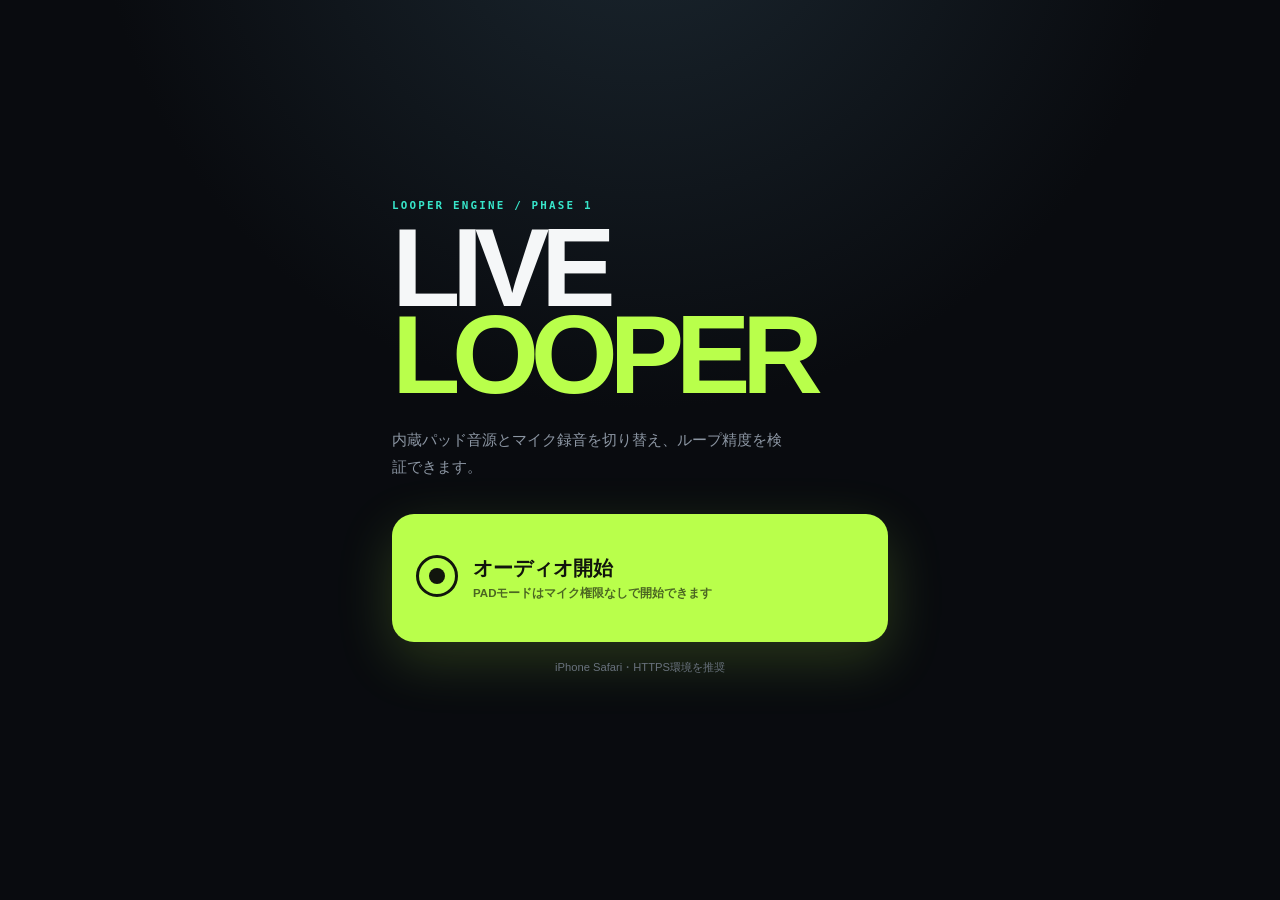
<file: 003_loop-station/index.html>
<!DOCTYPE html>
<html lang="ja">
<head>
  <meta charset="UTF-8">
  <meta name="viewport" content="width=device-width, initial-scale=1, viewport-fit=cover, user-scalable=no">
  <meta name="apple-mobile-web-app-capable" content="yes">
  <meta name="apple-mobile-web-app-status-bar-style" content="black-translucent">
  <meta name="theme-color" content="#090b0f">
  <meta name="description" content="iPhone Safariで録音・ループ再生・オーバーダブを検証するライブ・ルーパー">
  <title>Live Looper — Phase 1</title>
  <link rel='icon' type='image/png' sizes='64x64' href='../assets/icons/favicon.png'>
  <link rel='apple-touch-icon' sizes='180x180' href='../assets/icons/apple-touch-icon.png'>
  <link rel="stylesheet" href="css/style.css">
</head>
<body data-mode="PAD">
  <main class="app-shell">
    <section class="start-screen" id="startScreen">
      <p class="kicker">Looper Engine / Phase 1</p>
      <h1>LIVE<br><span>LOOPER</span></h1>
      <p class="start-copy">内蔵パッド音源とマイク録音を切り替え、ループ精度を検証できます。</p>
      <button class="start-button" id="startAudioButton" type="button">
        <span class="start-icon" aria-hidden="true"></span>
        <span>オーディオ開始</span>
        <small>PADモードはマイク権限なしで開始できます</small>
      </button>
      <p class="secure-note">iPhone Safari・HTTPS環境を推奨</p>
    </section>

    <section class="looper-screen" id="looperScreen" hidden>
      <aside class="notice" id="notice" hidden role="status" aria-live="polite">
        <div><strong id="noticeTitle">WARNING</strong><p id="noticeMessage"></p></div>
        <button id="resumeAudioButton" type="button" hidden>RESUME AUDIO</button>
      </aside>

      <header class="app-header">
        <div>
          <p class="kicker">Phase 1 / Engine Test</p>
          <h1>LIVE LOOPER</h1>
        </div>
        <div class="header-actions">
          <button class="mode-toggle" id="modeToggleButton" type="button" aria-label="MIC LOOPERへ切替"><small>MODE</small><b id="modeToggleLabel">PAD</b></button>
          <span class="engine-badge" id="engineBadge"><i></i> <span>READY</span></span>
        </div>
      </header>

      <section class="tempo-card" aria-label="テンポと拍">
        <div class="tempo-top">
          <div class="tempo-heading">
            <div><span>TEMPO</span><strong><b id="bpmValue">100</b> BPM</strong></div>
            <div class="time-signature"><span>TIME</span><strong id="timeSignature">4 / 4</strong></div>
          </div>
          <div class="bpm-controls" aria-label="BPM調整">
            <button type="button" data-bpm-delta="-5">−5</button>
            <button type="button" data-bpm-delta="-1">−1</button>
            <button class="tap-tempo" id="tapTempoButton" type="button">TAP</button>
            <button type="button" data-bpm-delta="1">+1</button>
            <button type="button" data-bpm-delta="5">+5</button>
          </div>
        </div>
        <p class="tempo-lock-status" id="tempoLockStatus" hidden>BPM LOCKED WHILE LOOPING</p>
        <div class="tempo-lower">
          <div class="musical-position">
            <div class="bar-readout"><span>BAR</span><strong id="barNumber">—</strong></div>
            <div class="recording-indicator" id="recordingIndicator"><i></i><span>READY</span></div>
          </div>
          <div class="beat-guide" id="beatGuide" aria-label="現在の拍">
            <div class="beat-numbers"><span>1</span><span>2</span><span>3</span><span>4</span></div>
            <div class="beat-dots"><i data-beat="1"></i><i data-beat="2"></i><i data-beat="3"></i><i data-beat="4"></i></div>
          </div>
        </div>
        <div class="recording-progress" id="recordingProgress" hidden>
          <strong id="recBarLabel">REC BAR 1</strong>
          <small id="completedBarsLabel">Completed Bars: 0</small>
        </div>
      </section>

      <section class="transport-card" aria-label="ループ操作">
        <div class="countdown-overlay" id="countdownOverlay" hidden aria-live="assertive">
          <span id="countdownLabel">COUNT IN</span>
          <strong id="countdownNumber">1</strong>
          <small id="countdownSubtext">GET READY</small>
        </div>
        <div class="loop-readout">
          <span>MASTER LOOP</span>
          <strong id="loopLength">—.— — sec</strong>
        </div>
        <div class="compact-loop-length pad-only">
          <label for="padLoopBars">LOOP LENGTH</label>
          <select id="padLoopBars"><option value="1">1 BAR</option><option value="2">2 BARS</option><option value="4" selected>4 BARS</option><option value="8">8 BARS</option></select>
        </div>
        <div class="progress-track"><span id="progressFill"></span><i id="progressHead"></i></div>
        <div class="progress-labels"><span>0.0</span><span id="loopPosition">READY</span><span id="loopEnd">—.—</span></div>

        <div class="loop-counter"><span>LOOP COUNT</span><strong id="loopCount">0</strong></div>

        <div class="pad-grid pad-only" id="padGrid">
          <button type="button" data-pad="kick"><b>KICK</b><small>1</small></button><button type="button" data-pad="snare"><b>SNARE</b><small>2</small></button>
          <button type="button" data-pad="closed-hat"><b>CLOSED<br>HAT</b><small>3</small></button><button type="button" data-pad="open-hat"><b>OPEN<br>HAT</b><small>4</small></button>
          <button type="button" data-pad="clap"><b>CLAP</b><small>5</small></button><button type="button" data-pad="rim"><b>RIM</b><small>6</small></button>
          <button type="button" data-pad="bass"><b>BASS</b><small>7</small></button><button type="button" data-pad="synth"><b>SYNTH</b><small>8</small></button>
        </div>

        <button class="loop-button" id="loopButton" type="button">
          <span class="loop-button-ring"></span>
          <span class="loop-action" id="loopAction">REC</span>
          <small id="loopHint">FIRST LOOP</small>
        </button>

        <div class="secondary-controls">
          <button id="undoButton" type="button" disabled>UNDO</button>
          <button id="stopButton" type="button" disabled>STOP</button>
          <button class="danger" id="clearButton" type="button" disabled>CLEAR</button>
        </div>
        <div class="pad-test-controls pad-only"><button id="demoBeatButton" type="button">DEMO BEAT</button><button id="testClickButton" type="button">TEST CLICK</button></div>
      </section>

      <section class="meter-card mic-only">
        <div class="meter-row"><span>INPUT</span><div class="meter"><i id="inputMeter"></i></div><b id="clipLabel">OK</b></div>
        <div class="meter-row"><span>OUTPUT</span><div class="meter output"><i id="outputMeter"></i></div><b>LIVE</b></div>
      </section>

      <section class="quick-settings">
        <label class="volume-control">MASTER <input id="masterVolume" type="range" min="0" max="100" value="82"><output id="masterVolumeValue">82%</output></label>
        <button class="toggle-control mic-only" id="monitorButton" type="button" aria-pressed="false"><span>MIC MONITOR</span><strong>OFF</strong></button>
      </section>

      <section class="tempo-settings">
        <div class="setting-row">
          <label for="countInSelect"><span>COUNT IN</span><small>録音前のカウント</small></label>
          <select id="countInSelect">
            <option value="0">OFF</option>
            <option value="1" selected>1 BAR</option>
            <option value="2">2 BAR</option>
          </select>
        </div>
        <div class="setting-row">
          <label for="metronomeSelect"><span>METRONOME</span><small>イヤホン推奨</small></label>
          <select id="metronomeSelect">
            <option value="OFF">OFF</option>
            <option value="COUNT_IN_ONLY" selected>COUNT-IN ONLY</option>
            <option value="ALWAYS">ALWAYS</option>
          </select>
        </div>
        <div class="setting-row mic-only">
          <label for="recordEndSelect"><span>RECORD END</span><small>First Loopの終了判定</small></label>
          <select id="recordEndSelect">
            <option value="SMART" selected>SMART</option>
            <option value="NEXT_BAR">NEXT BAR</option>
            <option value="FREE">FREE</option>
          </select>
        </div>
        <div class="setting-row mic-only">
          <div><span>QUANTIZED OVERDUB</span><small>小節頭で開始・最寄り周回で終了</small></div>
          <button class="setting-toggle" id="overdubQuantizeButton" type="button" aria-pressed="true">ON</button>
        </div>
        <p class="headphone-note mic-only"><strong>イヤホン推奨</strong> — 本体スピーカーのクリック音をマイクが拾う場合があります。</p>
      </section>

      <section class="test-controls mic-only">
        <div><strong>LOOP TEST MODE</strong><small>現在のBPMで1小節のクリックを生成</small></div>
        <button id="testSoundButton" type="button">TEST SOUND</button>
      </section>

      <section class="waveform-card mic-only">
        <div class="section-heading"><h2>FIRST LOOP</h2><span>WAVEFORM</span></div>
        <canvas id="waveformCanvas" width="640" height="150" aria-label="最初のループの波形"></canvas>
      </section>

      <section class="status-card">
        <h2>STATUS</h2>
        <dl><div><dt>Microphone</dt><dd id="statusMic">READY</dd></div><div><dt>AudioContext</dt><dd id="statusAudio">READY</dd></div><div><dt>Recorder</dt><dd id="statusRecorder">READY</dd></div><div><dt>First Loop</dt><dd id="statusFirstLoop">N/A</dd></div><div><dt>Layers</dt><dd id="statusLayers">0</dd></div><div><dt>Loop Count</dt><dd id="statusLoopCount">0</dd></div><div><dt>Monitor</dt><dd id="statusMonitor">OFF</dd></div></dl>
      </section>

      <section class="layers-card">
        <div class="section-heading"><h2>LAYERS</h2><span id="layerCount">0 TRACKS</span></div>
        <div class="empty-state" id="layersList">最初のループを録音してください</div>
      </section>

      <details class="debug-panel" id="debugPanel">
        <summary>DEBUG <span>ENGINE DATA</span></summary>
        <div class="debug-content">
          <section><h3>AUDIO CONTEXT</h3><dl id="audioDebug"></dl></section>
          <section><h3>MICROPHONE</h3><dl id="micDebug"></dl></section>
          <section><h3>AUDIO CONSTRAINTS</h3><dl id="constraintsDebug"></dl></section>
          <section><h3>TIMING</h3><dl id="timingDebug"></dl></section>
          <section><h3>TEMPO / QUANTIZE</h3><dl id="tempoDebug"></dl></section>
          <section class="pad-only"><h3>PAD ENGINE</h3><dl id="padDebug"></dl></section>
          <section class="pad-only"><h3>PAD EVENTS</h3><pre class="pad-events" id="padEvents">NO EVENTS</pre></section>
          <section><h3>DEVICE</h3><dl id="deviceDebug"></dl></section>
          <section class="debug-actions">
            <h3>TOOLS</h3>
            <div><button id="latencyTestButton" type="button">LATENCY TEST</button><button id="exportButton" type="button">EXPORT TEST</button></div>
            <output id="latencyResult">APIから取得できる参考値を表示します。</output>
          </section>
          <section class="event-log"><div class="section-heading"><h3>EVENT LOG</h3><button id="copyLogButton" type="button">LOG COPY</button></div><pre id="eventLog"></pre><textarea id="logFallback" hidden readonly></textarea></section>
        </div>
      </details>
    </section>
  </main>
  <script type="module" src="js/app.js"></script>
</body>
</html>
</file>
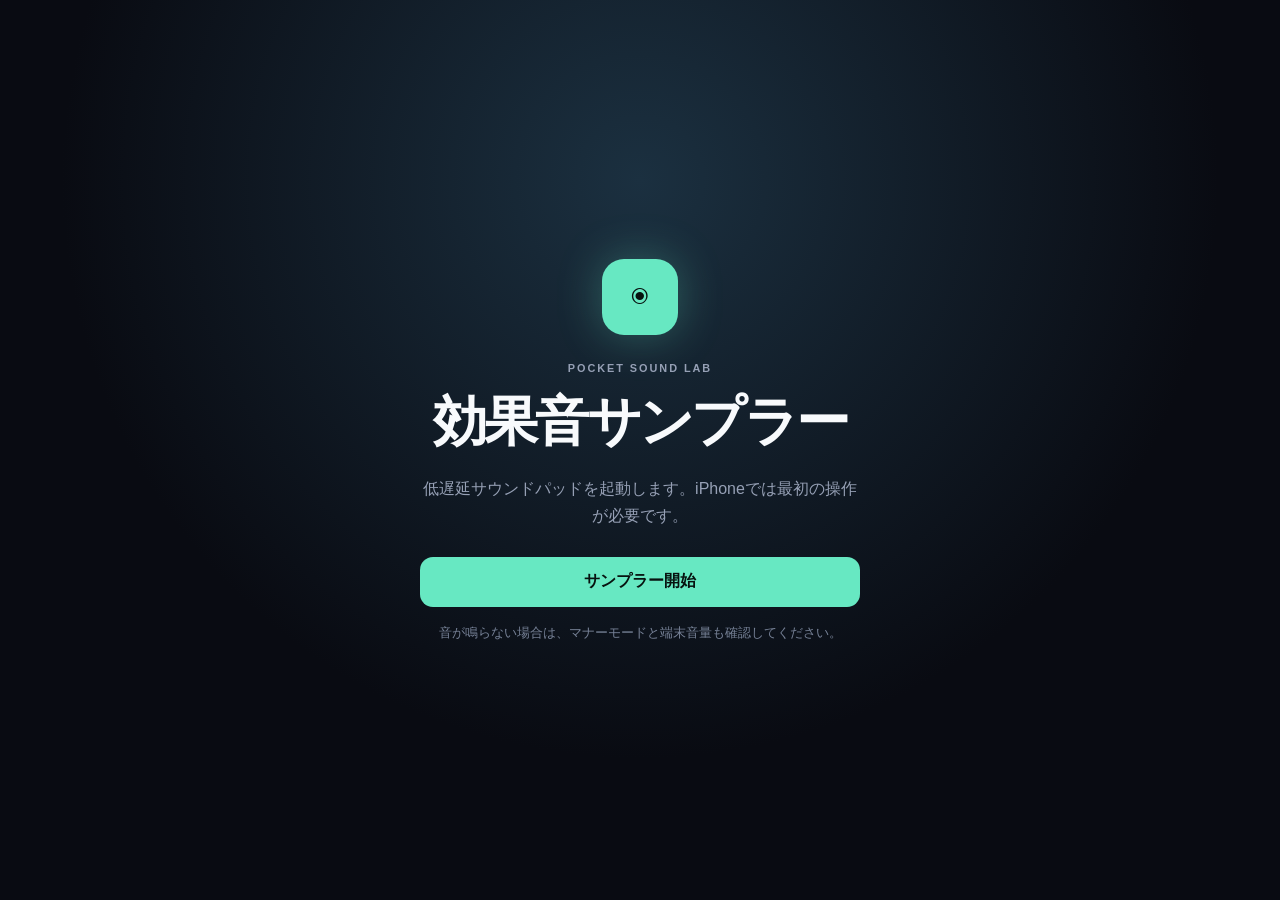
<file: 020_sound-sampler/index.html>
<!doctype html>
<html lang="ja">
<head>
  <meta charset="utf-8">
  <meta name="viewport" content="width=device-width,initial-scale=1,maximum-scale=1,user-scalable=no,viewport-fit=cover">
  <meta name="theme-color" content="#090b12">
  <meta name="apple-mobile-web-app-capable" content="yes">
  <meta name="format-detection" content="telephone=no">
  <title>効果音サンプラー</title>
  <link rel="stylesheet" href="style.css">
  <link rel="stylesheet" href="rhythm.css">
  <style>
    [hidden]{display:none!important}
    html,body{touch-action:manipulation}
    input,select,textarea{font-size:16px}
    .favorite-button{position:absolute;top:5px;right:5px;margin:0}
    .pad-stop-button{position:absolute;z-index:4;right:5px;bottom:5px;display:grid;place-items:center;width:30px;height:30px;padding:0;color:#fff;background:rgba(5,8,14,.68);border:1px solid rgba(255,255,255,.34);border-radius:8px;font-size:.65rem}.pad-stop-button:active{transform:scale(.9);background:rgba(5,8,14,.9)}.pad.looping:after{right:39px;left:auto}
    .status{height:44px;min-height:44px;overflow:hidden}.status>span{display:block;overflow:hidden;text-overflow:ellipsis;white-space:nowrap}.status.is-hidden{visibility:hidden;pointer-events:none}
    .pad-grid.drum-layout{grid-template-columns:repeat(4,minmax(0,1fr))!important}
    @media (max-width:699px){.pad-grid{grid-template-columns:repeat(4,minmax(0,1fr));gap:6px}.pad{border-radius:11px}.pad-main{padding:9px 6px 7px}.pad-file{font-size:.52rem}.pad-category{font-size:.56rem}}
    .sheet.fallback-open{display:block!important;position:fixed;z-index:40;inset:auto 8px 0;max-width:none;margin:0 auto}.dialog-fallback-backdrop{position:fixed;z-index:39;inset:0;background:rgba(0,0,0,.72);backdrop-filter:blur(3px)}
    .trim-editor{margin:12px 0;padding:12px;background:#0e111a;border:1px solid var(--line);border-radius:12px}.trim-editor h3{margin:0;font-size:.9rem}.trim-editor>p{margin:5px 0 10px;color:var(--muted);font-size:.68rem;line-height:1.5}.trim-editor label{grid-template-columns:1fr auto}.trim-editor label input{grid-column:1/-1}.trim-summary{display:flex;justify-content:space-between;color:var(--muted);font-size:.7rem}.trim-actions{display:grid;grid-template-columns:1fr 1fr;gap:7px;margin-top:10px}.trim-actions button{min-height:44px}.asset-actions{display:grid;grid-template-columns:1fr 1fr;gap:7px;margin:12px 0}.asset-actions button{min-height:44px;color:var(--accent);background:var(--surface2);border:1px solid var(--line);border-radius:11px;font-weight:800}
    .load-progress{margin-top:14px;text-align:left}.load-progress progress{display:block;width:100%;height:10px;margin:8px 0;overflow:hidden;accent-color:var(--accent);border:0;border-radius:99px;background:#1c2231}.load-progress progress::-webkit-progress-bar{background:#1c2231;border-radius:99px}.load-progress progress::-webkit-progress-value{background:var(--accent);border-radius:99px}.load-progress-row{display:flex;justify-content:space-between;gap:12px;color:#c7d0df;font-size:.76rem;font-weight:800}.load-progress-detail{display:block;overflow:hidden;color:#768196;text-overflow:ellipsis;white-space:nowrap;font-size:.68rem}
    .playback-rate-summary{display:flex;align-items:center;justify-content:space-between;gap:10px}.playback-rate-summary output{color:var(--accent);font-size:1rem;font-weight:900;font-variant-numeric:tabular-nums}.playback-rate-summary small{color:var(--muted);font-size:.68rem}.playback-rate-inputs{display:grid;grid-template-columns:minmax(0,1fr) 7rem;align-items:center;gap:10px;margin-top:7px}.playback-rate-inputs>input[type=range]{min-width:0;min-height:46px}.playback-rate-number{display:grid;grid-template-columns:minmax(0,1fr) auto;align-items:center;gap:6px}.sheet .playback-rate-number input[type=number]{min-width:0;min-height:46px;padding:0 8px;text-align:right;font-variant-numeric:tabular-nums}.playback-rate-number span{color:var(--muted);font-weight:900}
    .pad-drag-handle{position:absolute;z-index:5;left:5px;bottom:5px;display:grid;place-items:center;width:32px;height:32px;padding:0;color:#fff;background:rgba(5,8,14,.72);border:1px solid rgba(255,255,255,.4);border-radius:8px;font-size:1rem;font-weight:900;line-height:1;cursor:grab;touch-action:none;-webkit-touch-callout:none}.pad-drag-handle:active{cursor:grabbing;background:rgba(5,8,14,.95)}.pad-grid.editing .pad-category{visibility:hidden}.pad-grid.is-reordering{position:relative;z-index:9;isolation:isolate}.pad.pad-placeholder{border:2px dashed var(--accent);background:rgba(103,232,194,.1);box-shadow:inset 0 0 18px rgba(103,232,194,.12)}.pad.pad-placeholder::after{content:"DROP";position:absolute;inset:0;display:grid;place-items:center;color:var(--accent);font-size:.55rem;font-weight:950;letter-spacing:.08em}.pad.dragging{position:fixed!important;z-index:50;pointer-events:none;opacity:.9;transform:scale(1.04) rotate(1deg)!important;filter:brightness(1.12);box-shadow:0 18px 38px rgba(0,0,0,.48),0 0 0 3px var(--accent);transition:none!important}.pad.dragging:after{display:none}.pad-reordering,.pad-reordering *{cursor:grabbing!important;-webkit-user-select:none!important;user-select:none!important}@media(max-width:699px){.pad-drag-handle{width:30px;height:30px}.pad-grid.editing .pad-file{opacity:.55}}
    .pad.is-playing{outline:2px solid rgba(255,255,255,.9);outline-offset:-3px}.pad.is-playing::before{content:"";position:absolute;z-index:2;inset:3px;pointer-events:none;border:2px solid var(--accent);border-radius:11px;box-shadow:inset 0 0 16px color-mix(in srgb,var(--accent) 65%,transparent),0 0 13px color-mix(in srgb,var(--pad-color) 75%,transparent);animation:padActivePulse .8s ease-in-out infinite}.pad-playing-indicator{position:absolute;z-index:3;top:6px;right:6px;display:none;align-items:end;justify-content:center;gap:2px;width:23px;height:19px;padding:4px;color:#07120f;background:var(--accent);border:1px solid rgba(255,255,255,.7);border-radius:6px;box-shadow:0 3px 10px rgba(0,0,0,.28);pointer-events:none}.pad.is-playing .pad-playing-indicator{display:flex}.pad-grid.editing .pad-playing-indicator{display:none}.pad-playing-indicator i{display:block;width:3px;height:5px;background:currentColor;border-radius:2px;animation:padLevel .55s ease-in-out infinite alternate}.pad-playing-indicator i:nth-child(2){height:10px;animation-delay:-.35s}.pad-playing-indicator i:nth-child(3){height:7px;animation-delay:-.18s}.pad-playing-indicator[data-count]::after{content:attr(data-count);position:absolute;right:-5px;bottom:-6px;display:grid;place-items:center;min-width:14px;height:14px;padding:0 3px;color:#fff;background:#d83d54;border:1px solid rgba(255,255,255,.8);border-radius:99px;font-size:.48rem;font-weight:950;font-variant-numeric:tabular-nums}@keyframes padActivePulse{50%{opacity:.42;transform:scale(.965)}}@keyframes padLevel{to{height:12px}}@media(prefers-reduced-motion:reduce){.pad.is-playing::before,.pad-playing-indicator i{animation:none!important}.pad.is-playing::before{opacity:1}.pad-playing-indicator i:nth-child(1){height:5px}.pad-playing-indicator i:nth-child(2){height:10px}.pad-playing-indicator i:nth-child(3){height:7px}}
  </style>
</head>
<body>
  <div id="startScreen" class="start-screen">
    <div class="start-card">
      <span class="start-icon">◉</span>
      <p class="eyebrow">POCKET SOUND LAB</p>
      <h1>効果音サンプラー</h1>
      <p>低遅延サウンドパッドを起動します。iPhoneでは最初の操作が必要です。</p>
      <button id="startButton" class="primary-button" type="button">サンプラー開始</button>
      <div id="loadProgress" class="load-progress" hidden>
        <div class="load-progress-row"><span id="loadProgressText">準備中…</span><span id="loadProgressCount">0 / 0</span></div>
        <progress id="loadProgressBar" max="1" value="0"></progress>
        <span id="loadProgressDetail" class="load-progress-detail">音声機能を準備しています</span>
      </div>
      <small>音が鳴らない場合は、マナーモードと端末音量も確認してください。</small>
    </div>
  </div>

  <main id="app" class="app" hidden>
    <header class="topbar">
      <div><a href="../../browser-game/" class="back-link">← メニュー</a><h1>効果音サンプラー</h1></div>
      <button id="editButton" class="icon-button" type="button" aria-pressed="false">編集</button>
    </header>

    <section class="master-panel" aria-label="全体操作">
      <button id="stopButton" class="stop-button" type="button">■ 全停止</button>
      <label class="master-volume" for="masterVolume"><span>全体音量</span><input id="masterVolume" type="range" min="0" max="1" step="0.01" value="0.8"><output id="masterVolumeValue">80%</output></label>
      <div class="quick-actions">
        <button id="rhythmButton" type="button">♬ リズム</button>
        <button id="addButton" type="button">＋ 音源追加</button>
        <button id="recordButton" type="button">● 録音</button>
        <button id="dataButton" type="button">⚙ データ</button>
      </div>
      <input id="fileInput" class="visually-hidden" type="file" accept="audio/*,.mp3,.wav,.m4a,.aac,.ogg" multiple>
    </section>

    <div id="status" class="status is-hidden" role="status" aria-live="polite" aria-hidden="true"><span id="statusText"></span><button id="statusClose" type="button" aria-label="閉じる">×</button></div>
    <nav id="categoryTabs" class="category-tabs" aria-label="カテゴリ"></nav>

    <section class="pads-section" aria-labelledby="padsTitle">
      <div class="section-heading"><h2 id="padsTitle">サウンドパッド</h2><span id="soundCount">0 sounds</span></div>
      <div id="editBanner" class="edit-banner" hidden>編集中：⠿をドラッグして並べ替え／★でお気に入り切替／パッドで設定</div>
      <div id="padGrid" class="pad-grid"></div>
      <div id="emptyState" class="empty-state" hidden>このカテゴリに音源はありません。</div>
    </section>
  </main>

  <section id="rhythmScreen" class="rhythm-screen" hidden>
    <header class="rhythm-header">
      <button id="rhythmBack" class="rhythm-back" type="button">← パッドへ戻る</button>
      <div><p class="eyebrow">BACK RHYTHM</p><h1>バックリズム</h1></div>
      <span id="rhythmRunningBadge" class="running-badge" hidden>PLAYING</span>
    </header>

    <div class="transport-card">
      <div class="beat-lamps" aria-label="現在の拍"><i data-beat="0"></i><i data-beat="1"></i><i data-beat="2"></i><i data-beat="3"></i></div>
      <div class="transport-actions"><button id="rhythmStart" class="rhythm-play" type="button">▶ リズム開始</button><button id="rhythmStop" type="button">■ 停止</button><button id="tapTempo" type="button">TAP</button></div>
      <label class="rhythm-range">テンポ <strong><output id="bpmValue">120</output> BPM</strong><input id="bpm" type="range" min="60" max="200" step="1" value="120"></label>
      <label class="rhythm-field">パターン<select id="rhythmPattern"></select></label>
      <label class="rhythm-range">リズム音量 <output id="rhythmVolumeValue">70%</output><input id="rhythmVolume" type="range" min="0" max="1" step="0.01" value="0.7"></label>
      <div class="track-switches"><label><input id="drumEnabled" type="checkbox" checked><span>DRUM</span></label><label><input id="bassEnabled" type="checkbox" checked><span>BASS</span></label></div>
    </div>

    <details class="rhythm-details">
      <summary>詳細設定</summary>
      <div class="detail-grid">
        <label class="rhythm-range">ドラム音量 <output id="drumVolumeValue">85%</output><input id="drumVolume" type="range" min="0" max="1" step="0.01" value="0.85"></label>
        <label class="rhythm-range">ベース音量 <output id="bassVolumeValue">70%</output><input id="bassVolume" type="range" min="0" max="1" step="0.01" value="0.7"></label>
        <label class="rhythm-field">ベース音程<select id="bassNote"><option>C</option><option>D</option><option>E</option><option>F</option><option>G</option><option>A</option><option>B</option></select></label>
        <label class="check-row"><input id="countIn" type="checkbox"> 1小節カウントイン</label>
        <label class="check-row"><input id="ducking" type="checkbox"> パッド再生時にダッキング</label>
      </div>
      <h2>トラック</h2><div id="trackControls" class="track-controls"></div>
    </details>

    <section id="sequencerSection" class="sequencer-card" hidden>
      <div><p class="eyebrow">CUSTOM PATTERN</p><h2>16ステップ・シーケンサー</h2></div>
      <div id="sequencer" class="sequencer"></div>
      <button id="clearSequence" type="button">パターンをクリア</button>
    </section>
    <div id="rhythmStatus" class="rhythm-status" role="status">リズム音源は開始時に準備されます。</div>
  </section>

  <dialog id="settingsDialog" class="sheet">
    <form id="settingsForm" method="dialog">
      <div class="sheet-handle"></div>
      <header><div><p class="eyebrow">PAD SETTINGS</p><h2>パッド設定</h2></div><button class="close-button" value="cancel" aria-label="閉じる">×</button></header>
      <input id="settingId" type="hidden">
      <label>表示名<input id="settingName" maxlength="80" required></label>
      <p class="file-info">ファイル：<span id="settingFile"></span></p>
      <label>カテゴリ<input id="settingCategory" list="categoryList" maxlength="40"><datalist id="categoryList"></datalist></label>
      <fieldset><legend>パッド色</legend><div class="color-row"><input id="settingColor" type="color"><div id="colorPresets" class="color-presets"></div><button id="resetColorButton" type="button">初期色</button></div></fieldset>
      <div class="toggle-grid"><label><input id="settingFavorite" type="checkbox"> ★ お気に入り</label><label><input id="settingLoop" type="checkbox"> ↻ ループ</label></div>
      <label>個別音量 <output id="settingVolumeValue">100%</output><input id="settingVolume" type="range" min="0" max="1" step="0.01"></label>
      <fieldset class="playback-rate-control">
        <legend>再生速度</legend>
        <div class="playback-rate-summary"><output id="settingRateValue" for="settingRate settingRateNumber">1.00×</output><small>0.50～2.00倍・0.01刻み</small></div>
        <div class="playback-rate-inputs">
          <input id="settingRate" type="range" min="0.5" max="2" step="0.01" value="1" aria-label="再生速度スライダー" aria-valuetext="1.00倍">
          <span class="playback-rate-number"><input id="settingRateNumber" type="number" min="0.5" max="2" step="0.01" value="1.00" inputmode="decimal" aria-label="再生速度の数値"><span aria-hidden="true">×</span></span>
        </div>
      </fieldset>
      <section id="trimEditor" class="trim-editor" hidden>
        <h3>使用する録音区間</h3><p>元の録音は残したまま、パッドで鳴らす開始・終了位置を指定します。</p>
        <label>開始位置 <output id="trimStartValue">0.00秒</output><input id="trimStart" type="range" min="0" max="1" step="0.01" value="0"></label>
        <label>終了位置 <output id="trimEndValue">0.00秒</output><input id="trimEnd" type="range" min="0" max="1" step="0.01" value="1"></label>
        <div class="trim-summary"><span>元音源：<output id="trimDuration">0.00秒</output></span><span>使用区間：<output id="trimLength">0.00秒</output></span></div>
        <div class="trim-actions"><button id="trimPreview" type="button">▶ 区間をテスト</button><button id="trimPreviewStop" type="button">■ テスト停止</button></div>
      </section>
      <div class="asset-actions"><button id="duplicatePadButton" type="button">⧉ 音源を複製</button><button id="downloadPadButton" type="button">↓ WAVで保存</button></div>
      <fieldset><legend>並び順</legend><div class="order-actions"><button data-move="first" type="button">先頭</button><button data-move="prev" type="button">前へ</button><button data-move="next" type="button">後ろへ</button><button data-move="last" type="button">最後</button></div></fieldset>
      <div class="sheet-actions"><button id="resetPadButton" type="button">設定を初期化</button><button id="deletePadButton" class="danger" type="button">削除</button><button class="primary-button" value="save">保存</button></div>
    </form>
  </dialog>

  <dialog id="addDialog" class="sheet small-sheet"><form id="addForm" method="dialog"><div class="sheet-handle"></div><header><h2>音源を追加</h2><button class="close-button" value="cancel">×</button></header><p id="addFileSummary"></p><label>表示名<input id="addName" maxlength="80"></label><label>カテゴリ<input id="addCategory" list="categoryList" value="未分類"></label><label>パッド色<input id="addColor" type="color" value="#3b82f6"></label><div class="toggle-grid"><label><input id="addFavorite" type="checkbox"> ★ お気に入り</label><label><input id="addLoop" type="checkbox"> ↻ ループ</label></div><div class="sheet-actions"><button value="cancel">キャンセル</button><button class="primary-button" value="save">追加</button></div></form></dialog>

  <dialog id="recordDialog" class="sheet small-sheet"><div class="sheet-handle"></div><header><h2>マイク録音</h2><button id="recordClose" class="close-button" type="button">×</button></header><div id="recordIdle" class="record-stage"><div class="record-orb">●</div><p>最大30秒まで録音できます</p><button id="recordStart" class="record-action" type="button">録音開始</button></div><div id="recordActive" class="record-stage" hidden><div class="record-orb active">●</div><strong id="recordTimer">00:00</strong><div class="meter"><span id="recordMeter"></span></div><button id="recordStop" class="record-action" type="button">録音停止</button><button id="recordCancel" type="button">キャンセル</button></div><div id="recordPreview" class="record-stage" hidden><audio id="recordAudio" controls></audio><label>表示名<input id="recordName" value="録音音源"></label><label>カテゴリ<input id="recordCategory" list="categoryList" value="録音"></label><label>パッド色<input id="recordColor" type="color" value="#ef4444"></label><div class="toggle-grid"><label><input id="recordFavorite" type="checkbox"> ★ お気に入り</label><label><input id="recordLoop" type="checkbox"> ↻ ループ</label></div><div class="sheet-actions"><button id="recordRetry" type="button">録り直し</button><button id="recordSave" class="primary-button" type="button">保存</button></div></div></dialog>

  <dialog id="dataDialog" class="sheet small-sheet"><div class="sheet-handle"></div><header><h2>データ管理</h2><button class="close-button" data-close="dataDialog" type="button">×</button></header><div class="storage-card"><span>概算使用量</span><strong id="storageUsage">計算中…</strong></div><div class="data-actions"><button id="exportButton" type="button">設定をエクスポート</button><label class="button-label">設定をインポート<input id="importInput" type="file" accept="application/json,.json"></label><button id="deleteUploadsButton" class="danger" type="button">追加音源をすべて削除</button><button id="deleteRecordingsButton" class="danger" type="button">録音音源をすべて削除</button><button id="resetSettingsButton" type="button">パッド設定を初期化</button><button id="resetAllButton" class="danger" type="button">すべてのデータを初期化</button></div></dialog>

  <script src="rhythm.js?v=20260719-1"></script>
  <script src="main.js?v=20260814-1"></script>
</body>
</html>
</file>
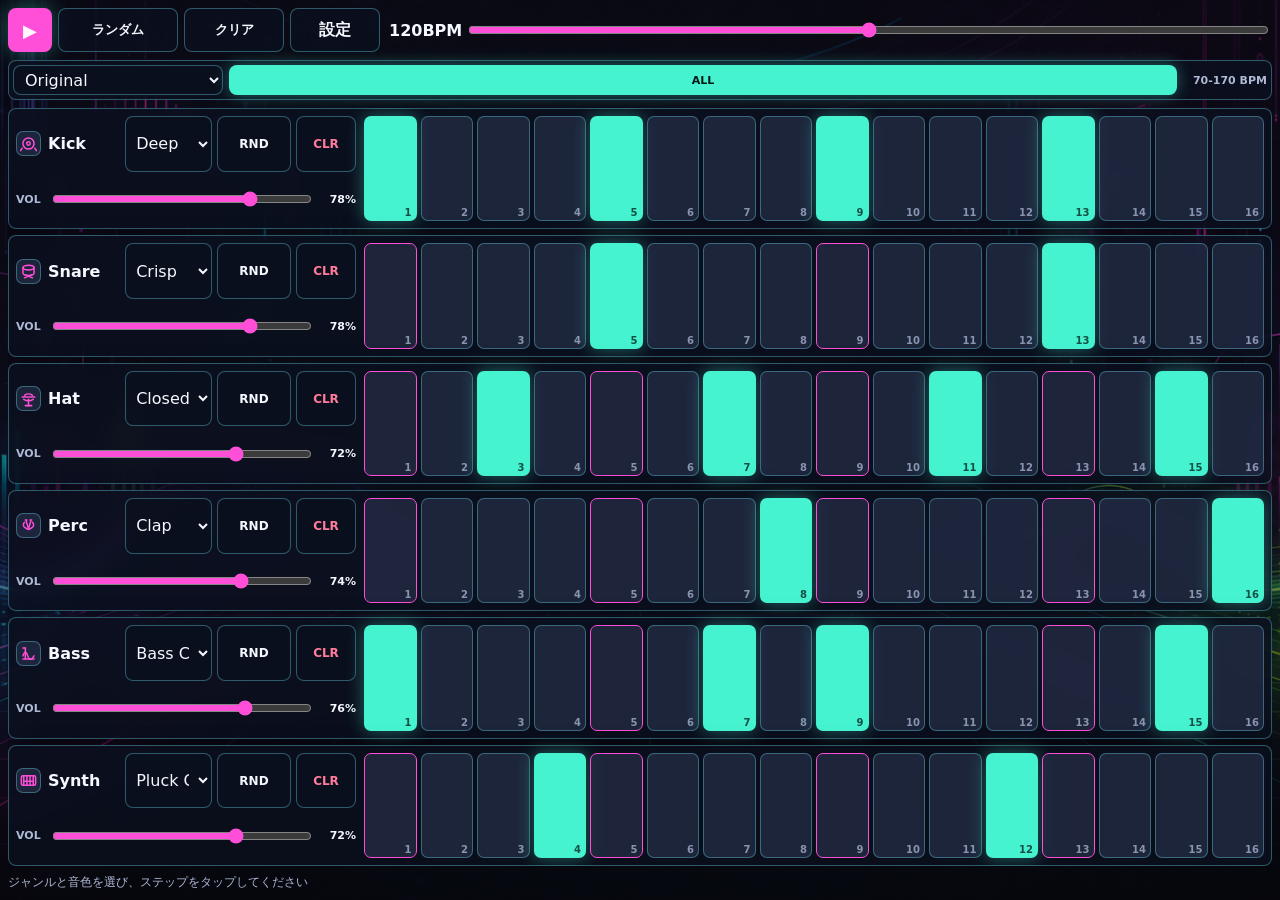
<file: 023_wav_sequencer/index.html>
<!doctype html>
<html lang="ja">
<head>
  <meta charset="utf-8">
  <meta name="viewport" content="width=device-width, initial-scale=1, viewport-fit=cover">
  <meta name="theme-color" content="#060811">
  <link rel="icon" href="data:,">
  <title>WAVシーケンサ</title>
  <style>
    :root {
      --bg: #060811;
      --surface: rgba(11, 16, 31, 0.82);
      --surface-soft: rgba(35, 43, 68, 0.82);
      --text: #f5f8ff;
      --muted: #aeb9d6;
      --border: rgba(116, 234, 255, 0.34);
      --active: #46f3d1;
      --active-text: #031916;
      --accent: #ff4ed7;
      --accent-text: #fff7fd;
      --danger: #ff7b9c;
      --glow: rgba(70, 243, 209, 0.38);
      --theme-image: url("assets/theme/neo-grid.png");
      --step-radius: 7px;
      color-scheme: dark;
      font-family: system-ui, -apple-system, BlinkMacSystemFont, "Segoe UI", sans-serif;
      background: var(--bg);
      color: var(--text);
    }

    [data-theme="neo-grid"],
    [data-theme="studio"] {
      --bg: #060811;
      --surface: rgba(11, 16, 31, 0.82);
      --surface-soft: rgba(35, 43, 68, 0.82);
      --text: #f5f8ff;
      --muted: #aeb9d6;
      --border: rgba(116, 234, 255, 0.34);
      --active: #46f3d1;
      --active-text: #031916;
      --accent: #ff4ed7;
      --accent-text: #fff7fd;
      --danger: #ff7b9c;
      --glow: rgba(70, 243, 209, 0.38);
      --theme-image: url("assets/theme/neo-grid.png");
      --step-radius: 7px;
      color-scheme: dark;
    }

    [data-theme="cyber-console"],
    [data-theme="night"] {
      --bg: #070b11;
      --surface: rgba(17, 23, 31, 0.88);
      --surface-soft: rgba(35, 43, 52, 0.9);
      --text: #eef5ff;
      --muted: #aab6c5;
      --border: rgba(80, 142, 230, 0.36);
      --active: #ff9b35;
      --active-text: #1b0c02;
      --accent: #2f8cff;
      --accent-text: #ffffff;
      --danger: #ff5959;
      --glow: rgba(47, 140, 255, 0.34);
      --theme-image: url("assets/theme/cyber-console.png");
      --step-radius: 5px;
      color-scheme: dark;
    }

    [data-theme="minimal-pro"],
    [data-theme="mono"] {
      --bg: #171a19;
      --surface: rgba(31, 34, 33, 0.88);
      --surface-soft: rgba(48, 52, 50, 0.86);
      --text: #f2f1ec;
      --muted: #b8bbb4;
      --border: rgba(142, 157, 151, 0.36);
      --active: #83d8ca;
      --active-text: #061413;
      --accent: #b6a06e;
      --accent-text: #13110a;
      --danger: #d98686;
      --glow: rgba(131, 216, 202, 0.22);
      --theme-image: url("assets/theme/minimal-pro.png");
      --step-radius: 4px;
      color-scheme: dark;
    }

    [data-theme="retro-arcade"] {
      --bg: #100c0c;
      --surface: rgba(25, 14, 15, 0.9);
      --surface-soft: rgba(72, 23, 27, 0.84);
      --text: #fff1cf;
      --muted: #d9b984;
      --border: rgba(244, 219, 174, 0.42);
      --active: #f2dfb4;
      --active-text: #3e1014;
      --accent: #b52c32;
      --accent-text: #fff3d8;
      --danger: #ffad48;
      --glow: rgba(181, 44, 50, 0.42);
      --theme-image: url("assets/theme/retro-arcade.png");
      --step-radius: 2px;
      color-scheme: dark;
      font-family: "Courier New", ui-monospace, monospace;
    }

    [data-theme="glass-synth"] {
      --bg: #07101e;
      --surface: rgba(15, 28, 49, 0.56);
      --surface-soft: rgba(33, 56, 86, 0.48);
      --text: #f4fbff;
      --muted: #bdd6ee;
      --border: rgba(179, 232, 255, 0.36);
      --active: #a7f5ff;
      --active-text: #021318;
      --accent: #b08cff;
      --accent-text: #100520;
      --danger: #ff9db9;
      --glow: rgba(167, 245, 255, 0.32);
      --theme-image: url("assets/theme/glass-synth.png");
      --step-radius: 10px;
      color-scheme: dark;
    }

    [data-theme="modular-rack"] {
      --bg: #050b08;
      --surface: rgba(13, 18, 14, 0.9);
      --surface-soft: rgba(29, 37, 30, 0.86);
      --text: #f1eadc;
      --muted: #b9ad97;
      --border: rgba(199, 151, 77, 0.34);
      --active: #e89b38;
      --active-text: #160b01;
      --accent: #6ea373;
      --accent-text: #06120a;
      --danger: #c66955;
      --glow: rgba(232, 155, 56, 0.32);
      --theme-image: url("assets/theme/modular-rack.png");
      --step-radius: 999px;
      color-scheme: dark;
    }

    * {
      box-sizing: border-box;
    }

    html,
    body {
      width: 100%;
      height: 100%;
      margin: 0;
      overflow: hidden;
      overscroll-behavior: none;
      touch-action: manipulation;
      -webkit-text-size-adjust: 100%;
      text-size-adjust: 100%;
      background: var(--bg);
    }

    body {
      min-width: 320px;
    }

    button,
    select,
    input {
      font: inherit;
    }

    button,
    select {
      border: 1px solid var(--border);
      border-radius: 8px;
      background: var(--surface);
      color: var(--text);
      touch-action: manipulation;
      -webkit-tap-highlight-color: transparent;
    }

    .app,
    .lanes,
    .steps,
    .bank-tabs,
    input[type="range"] {
      touch-action: manipulation;
    }

    button {
      cursor: pointer;
      font-weight: 700;
      -webkit-user-select: none;
      user-select: none;
    }

    button:active {
      transform: translateY(1px);
    }

    button:focus-visible,
    select:focus-visible,
    input:focus-visible {
      outline: 3px solid var(--accent);
      outline-offset: 2px;
    }

    select {
      font-size: 16px;
    }

    .app {
      position: relative;
      display: grid;
      grid-template-rows: auto auto 1fr auto;
      gap: 8px;
      width: 100%;
      height: 100vh;
      height: -webkit-fill-available;
      height: 100dvh;
      padding: 8px;
      padding:
        max(8px, env(safe-area-inset-top))
        max(8px, env(safe-area-inset-right))
        max(8px, env(safe-area-inset-bottom))
        max(8px, env(safe-area-inset-left));
      overflow: hidden;
    }

    .app::before {
      content: "";
      position: absolute;
      inset: 0;
      z-index: 0;
      background:
        linear-gradient(180deg, rgba(0, 0, 0, 0.22), rgba(0, 0, 0, 0.5)),
        var(--theme-image) center / cover no-repeat;
      opacity: 0.9;
      pointer-events: none;
    }

    .app > * {
      position: relative;
      z-index: 1;
    }

    .topbar {
      display: grid;
      grid-template-columns: minmax(112px, auto) 44px repeat(4, minmax(64px, auto)) minmax(180px, 1fr) minmax(130px, 160px);
      gap: 6px;
      align-items: center;
      min-height: 42px;
      min-width: 0;
    }

    .title {
      min-width: 0;
      font-weight: 850;
      white-space: nowrap;
      overflow: hidden;
      text-overflow: ellipsis;
    }

    .main-button {
      min-width: 44px;
      min-height: 38px;
      padding: 0 10px;
      background: var(--accent);
      color: var(--accent-text);
      border-color: transparent;
      font-size: 18px;
      box-shadow: 0 0 22px var(--glow);
    }

    .tool-button {
      min-height: 38px;
      padding: 0 8px;
      white-space: nowrap;
    }

    .tempo {
      display: grid;
      grid-template-columns: minmax(62px, auto) minmax(0, 1fr);
      gap: 4px 6px;
      align-items: center;
      min-width: 0;
      padding-inline: 3px;
    }

    .tempo strong {
      font-variant-numeric: tabular-nums;
      white-space: nowrap;
    }

    input[type="range"] {
      display: block;
      min-width: 0;
      width: 100%;
      height: 28px;
      margin: 0;
      accent-color: var(--accent);
    }

    .theme-select {
      min-height: 38px;
      width: 100%;
      padding: 0 8px;
    }

    .bankbar {
      display: grid;
      grid-template-columns: minmax(150px, 210px) minmax(0, 1fr) auto;
      gap: 6px;
      align-items: center;
      min-width: 0;
      min-height: 34px;
      padding: 4px;
      border: 1px solid var(--border);
      border-radius: 8px;
      background: var(--surface);
      backdrop-filter: blur(12px);
    }

    .genre-select {
      width: 100%;
      min-width: 0;
      min-height: 30px;
      padding-inline: 7px;
    }

    .bank-tabs {
      display: grid;
      grid-auto-flow: column;
      grid-auto-columns: minmax(58px, 1fr);
      gap: 4px;
      min-width: 0;
    }

    .bank-tab {
      min-width: 0;
      min-height: 30px;
      padding-inline: 8px;
      color: var(--muted);
      font-size: 11px;
      overflow: hidden;
      text-overflow: ellipsis;
      white-space: nowrap;
    }

    .bank-tab.active {
      color: var(--active-text);
      background: var(--active);
      border-color: transparent;
      box-shadow: 0 0 16px var(--glow);
    }

    .genre-meta {
      min-width: 84px;
      color: var(--muted);
      font-size: 11px;
      font-weight: 800;
      text-align: right;
      white-space: nowrap;
    }

    .lanes {
      display: grid;
      grid-template-rows: repeat(var(--lane-count, 6), minmax(0, 1fr));
      gap: 6px;
      min-height: 0;
      overflow: auto;
      overscroll-behavior: contain;
      -webkit-overflow-scrolling: touch;
    }

    .lanes.sparse {
      grid-template-rows: repeat(var(--lane-count, 1), minmax(76px, 112px));
      align-content: start;
    }

    .lane {
      display: grid;
      grid-template-columns: 340px minmax(0, 1fr);
      gap: 8px;
      min-height: 0;
      padding: 7px;
      border: 1px solid var(--border);
      border-radius: 8px;
      background: var(--surface);
      backdrop-filter: blur(12px);
      box-shadow: 0 8px 28px rgba(0, 0, 0, 0.22);
    }

    .lane-head {
      display: grid;
      grid-template-columns: minmax(94px, 1.2fr) minmax(78px, 1fr) 74px 60px;
      grid-template-rows: minmax(28px, 1fr) minmax(24px, 0.8fr);
      grid-template-areas:
        "title sound random clear"
        "volume volume volume volume";
      gap: 5px;
      min-width: 0;
      align-items: stretch;
    }

    .lane-title {
      grid-area: title;
      display: flex;
      align-items: center;
      gap: 7px;
      min-width: 0;
    }

    .lane-icon {
      display: grid;
      flex: 0 0 25px;
      width: 25px;
      height: 25px;
      place-items: center;
      border: 1px solid var(--border);
      border-radius: 7px;
      background: var(--surface-soft);
      color: var(--accent);
    }

    .lane-icon svg {
      width: 19px;
      height: 19px;
      fill: none;
      stroke: currentColor;
      stroke-width: 1.9;
      stroke-linecap: round;
      stroke-linejoin: round;
    }

    .lane-name {
      align-self: center;
      min-width: 0;
      font-weight: 850;
      white-space: nowrap;
      overflow: hidden;
      text-overflow: ellipsis;
    }

    .lane-action {
      min-width: 0;
      min-height: 31px;
      padding: 0 5px;
      font-size: 12px;
      overflow: hidden;
      text-overflow: ellipsis;
      white-space: nowrap;
    }

    .lane-random {
      grid-area: random;
    }

    .lane-action.clear {
      grid-area: clear;
      color: var(--danger);
    }

    .sound-select {
      grid-area: sound;
      min-height: 31px;
      min-width: 0;
      padding: 0 6px;
    }

    .volume-control {
      grid-area: volume;
      display: grid;
      grid-template-columns: 30px minmax(0, 1fr) 38px;
      gap: 6px;
      align-items: center;
      min-width: 0;
      color: var(--muted);
      font-size: 11px;
      font-weight: 800;
    }

    .volume-control input[type="range"] {
      height: 22px;
    }

    .volume-value {
      color: var(--text);
      text-align: right;
      font-variant-numeric: tabular-nums;
    }

    .steps {
      display: grid;
      grid-template-columns: repeat(16, minmax(0, 1fr));
      gap: 4px;
      min-width: 0;
      min-height: 0;
    }

    .step {
      position: relative;
      min-width: 0;
      min-height: 0;
      padding: 0;
      border-radius: var(--step-radius);
      background: var(--surface-soft);
      color: var(--muted);
    }

    .step:nth-child(4n + 1) {
      border-color: var(--accent);
    }

    .step.on {
      background: var(--active);
      color: var(--active-text);
      border-color: transparent;
      box-shadow: 0 0 18px var(--glow);
    }

    .step.playing {
      outline: 3px solid var(--accent);
      outline-offset: -3px;
    }

    .step::after {
      content: attr(data-index);
      position: absolute;
      right: 4px;
      bottom: 2px;
      font-size: 10px;
      font-weight: 800;
      opacity: 0.75;
    }

    .status {
      min-height: 18px;
      color: var(--muted);
      font-size: 12px;
      white-space: nowrap;
      overflow: hidden;
      text-overflow: ellipsis;
    }

    [data-theme="retro-arcade"] .lane,
    [data-theme="retro-arcade"] .bankbar,
    [data-theme="retro-arcade"] button,
    [data-theme="retro-arcade"] select {
      border-radius: 2px;
    }

    [data-theme="retro-arcade"] .lane {
      backdrop-filter: none;
      box-shadow: 3px 3px 0 rgba(78, 13, 17, 0.72);
    }

    @media (max-width: 920px) {
      .topbar {
        grid-template-columns: repeat(6, minmax(0, 1fr));
      }

      .title {
        grid-column: 1 / 3;
        grid-row: 1;
      }

      .main-button {
        grid-column: 3;
        grid-row: 1;
      }

      #randomAll {
        grid-column: 4;
        grid-row: 1;
      }

      #savePattern {
        grid-column: 5;
        grid-row: 1;
      }

      #loadPattern {
        grid-column: 6;
        grid-row: 1;
      }

      #clearAll {
        grid-column: 1;
        grid-row: 2;
      }

      .tempo {
        grid-column: 2 / 5;
        grid-row: 2;
      }

      .theme-select {
        grid-column: 5 / 7;
        grid-row: 2;
      }

      .bankbar {
        grid-template-columns: minmax(130px, 180px) minmax(0, 1fr) auto;
      }

      .tool-button {
        min-height: 34px;
      }

      .lane {
        grid-template-columns: 300px minmax(0, 1fr);
        gap: 5px;
        padding: 5px;
      }

      .lane-head {
        grid-template-columns: minmax(78px, 1fr) minmax(66px, 0.9fr) 70px 56px;
      }

      .lane-action {
        font-size: 11px;
      }
    }

    @media (max-width: 640px) {
      .app {
        gap: 6px;
        padding-inline:
          max(6px, env(safe-area-inset-left))
          max(6px, env(safe-area-inset-right));
      }

      .topbar {
        grid-template-columns: repeat(3, 1fr);
      }

      .title {
        grid-column: 1 / 3;
        grid-row: 1;
      }

      .main-button {
        grid-column: 3;
        grid-row: 1;
      }

      #randomAll {
        grid-column: 1;
        grid-row: 2;
      }

      #savePattern {
        grid-column: 2;
        grid-row: 2;
      }

      #loadPattern {
        grid-column: 3;
        grid-row: 2;
      }

      #clearAll {
        grid-column: 1;
        grid-row: 3;
      }

      .theme-select {
        grid-column: 2 / 4;
        grid-row: 3;
      }

      .tempo {
        grid-column: 1 / -1;
        grid-row: 4;
      }

      .bankbar {
        grid-template-columns: minmax(98px, 128px) minmax(0, 1fr);
        gap: 4px;
        padding: 3px;
      }

      .genre-meta {
        display: none;
      }

      .bank-tabs {
        grid-auto-columns: minmax(0, 1fr);
        gap: 3px;
      }

      .genre-select,
      .bank-tab {
        min-height: 28px;
      }

      .bank-tab {
        padding-inline: 3px;
        font-size: 9px;
      }

      .main-button,
      .tool-button,
      .theme-select {
        width: 100%;
        min-height: 34px;
      }

      .tempo {
        grid-template-columns: 54px 1fr;
      }

      .lane {
        grid-template-columns: 1fr;
        gap: 4px;
      }

      .lane-head {
        grid-template-columns: minmax(70px, 0.9fr) minmax(72px, 1.15fr) 74px 60px;
        grid-template-rows: 30px 25px;
        grid-template-areas:
          "title sound random clear"
          "volume volume volume volume";
        gap: 3px;
      }

      .lane-title {
        gap: 5px;
      }

      .lane-icon {
        flex-basis: 22px;
        width: 22px;
        height: 22px;
      }

      .lane-icon svg {
        width: 16px;
        height: 16px;
      }

      .lane-name {
        font-size: 13px;
      }

      .sound-select {
        min-height: 30px;
        padding-inline: 4px;
        font-size: 12px;
      }

      .lane-action {
        min-height: 30px;
        font-size: 11px;
      }

      .volume-control {
        grid-template-columns: 27px minmax(0, 1fr) 35px;
        gap: 4px;
      }

      .step::after {
        display: none;
      }
    }

    @media (max-height: 560px) {
      .app {
        gap: 5px;
        padding-block:
          max(5px, env(safe-area-inset-top))
          max(5px, env(safe-area-inset-bottom));
      }

      .topbar {
        min-height: 34px;
      }

      .main-button,
      .tool-button,
      .theme-select {
        min-height: 31px;
      }

      .lane {
        padding: 4px;
      }

      .lane-head {
        gap: 3px;
      }

      .sound-select {
        min-height: 28px;
      }

      .lane-head {
        grid-template-rows: minmax(25px, 1fr) minmax(20px, 0.7fr);
      }

      .volume-control input[type="range"] {
        height: 18px;
      }

      .status {
        min-height: 14px;
      }

      .bankbar {
        min-height: 28px;
        padding-block: 2px;
      }

      .genre-select,
      .bank-tab {
        min-height: 24px;
        height: 24px;
      }
    }

    @media (max-height: 560px) and (min-width: 641px) {
      .lanes {
        gap: 3px;
      }

      .lane {
        grid-template-columns: 390px minmax(0, 1fr);
        gap: 4px;
        padding: 2px;
      }

      .lane-head {
        grid-template-columns: 76px 76px 64px 54px minmax(100px, 1fr);
        grid-template-rows: minmax(0, 1fr);
        grid-template-areas: "title sound random clear volume";
        gap: 3px;
      }

      .lane-action,
      .sound-select {
        min-height: 28px;
        font-size: 10px;
      }

      .lane-icon {
        flex-basis: 22px;
        width: 22px;
        height: 22px;
      }

      .lane-icon svg {
        width: 16px;
        height: 16px;
      }

      .lane-name {
        font-size: 12px;
      }

      .volume-control {
        grid-template-columns: 24px minmax(0, 1fr) 31px;
        gap: 3px;
        font-size: 10px;
      }

      .steps {
        gap: 2px;
      }

      .step::after {
        display: none;
      }
    }

    @media (max-width: 640px) and (max-height: 620px) {
      .app {
        gap: 3px;
        padding-block:
          max(4px, env(safe-area-inset-top))
          max(4px, env(safe-area-inset-bottom));
      }

      .topbar {
        gap: 3px;
      }

      .title {
        grid-column: 1;
        grid-row: 1;
        font-size: 13px;
      }

      .main-button {
        grid-column: 2;
        grid-row: 1;
      }

      #randomAll {
        grid-column: 3;
        grid-row: 1;
      }

      #savePattern {
        grid-column: 1;
        grid-row: 2;
      }

      #loadPattern {
        grid-column: 2;
        grid-row: 2;
      }

      #clearAll {
        grid-column: 3;
        grid-row: 2;
      }

      .tempo {
        grid-column: 1 / 3;
        grid-row: 3;
      }

      .theme-select {
        grid-column: 3;
        grid-row: 3;
      }

      .main-button,
      .tool-button,
      .theme-select {
        min-height: 27px;
        height: 27px;
        font-size: 11px;
      }

      .main-button {
        font-size: 15px;
      }

      .tempo {
        grid-template-columns: 57px minmax(0, 1fr);
        font-size: 11px;
      }

      .tempo input[type="range"] {
        height: 22px;
      }

      .lanes {
        gap: 2px;
      }

      .lane {
        gap: 2px;
        padding: 2px;
      }

      .lane-head {
        grid-template-rows: 22px 16px;
        gap: 1px 3px;
      }

      .lane-action,
      .sound-select {
        min-height: 22px;
        height: 22px;
        font-size: 10px;
      }

      .lane-icon {
        flex-basis: 19px;
        width: 19px;
        height: 19px;
      }

      .lane-icon svg {
        width: 14px;
        height: 14px;
      }

      .lane-name {
        font-size: 11px;
      }

      .volume-control {
        font-size: 9px;
      }

      .volume-control input[type="range"] {
        height: 14px;
      }

      .steps {
        gap: 2px;
      }

      .step::after {
        display: none;
      }

      .status {
        min-height: 12px;
        font-size: 10px;
      }

      .bankbar {
        min-height: 25px;
        padding: 1px 2px;
      }

      .genre-select,
      .bank-tab {
        min-height: 23px;
        height: 23px;
        font-size: 9px;
      }
    }

    /*
      iPhone portrait: keep the controls fixed and let the track list scroll.
      Eight steps per row keeps the cells large enough to tap without zooming.
    */
    @media (orientation: portrait) and (max-width: 640px) {
      .app {
        grid-template-rows: auto auto minmax(0, 1fr) auto;
      }

      .main-button,
      .tool-button,
      .theme-select {
        min-height: 44px;
        height: 44px;
      }

      .genre-select,
      .bank-tab {
        min-height: 44px;
        height: 44px;
      }

      .bank-tabs {
        grid-auto-columns: minmax(44px, 1fr);
        overflow-x: auto;
        overflow-y: hidden;
        -webkit-overflow-scrolling: touch;
      }

      .theme-select,
      .genre-select,
      .sound-select {
        font-size: 16px;
      }

      .lanes,
      .lanes.sparse {
        grid-template-rows: none;
        grid-auto-rows: minmax(188px, auto);
        align-content: start;
        gap: 6px;
        overflow-x: hidden;
        overflow-y: auto;
      }

      .lane {
        grid-template-columns: minmax(0, 1fr);
        min-height: 188px;
        overflow-x: hidden;
        scroll-snap-align: start;
      }

      .lane-head {
        grid-template-rows: 44px 44px;
      }

      .lane-action,
      .sound-select {
        min-height: 44px;
        height: 44px;
      }

      .tempo input[type="range"],
      .volume-control input[type="range"] {
        min-height: 44px;
        height: 44px;
      }

      .steps {
        grid-template-columns: repeat(8, minmax(44px, 1fr));
        grid-template-rows: repeat(2, 44px);
        width: 100%;
        min-width: 0;
        min-height: 92px;
        gap: 4px;
        overflow-x: auto;
        overflow-y: hidden;
        overscroll-behavior-inline: contain;
        -webkit-overflow-scrolling: touch;
        scroll-snap-type: x proximity;
      }

      .step {
        min-width: 44px;
        min-height: 44px;
        scroll-snap-align: start;
      }
    }

    /*
      iPhone landscape: use a compact single-row mixer header and a shared
      horizontal/vertical track viewport. Track headers stay visible while
      the 16-step area pans horizontally.
    */
    @media (orientation: landscape) and (max-height: 560px) {
      .app {
        grid-template-rows: auto auto minmax(0, 1fr) auto;
        gap: 4px;
        padding: 4px 6px;
        padding:
          max(4px, env(safe-area-inset-top))
          max(6px, env(safe-area-inset-right))
          max(4px, env(safe-area-inset-bottom))
          max(6px, env(safe-area-inset-left));
      }

      .topbar {
        grid-template-columns:
          minmax(56px, 0.7fr)
          44px
          repeat(4, minmax(46px, 0.55fr))
          minmax(118px, 1.2fr)
          minmax(88px, 0.85fr);
        grid-template-rows: 44px;
        gap: 3px;
        min-height: 44px;
      }

      .title,
      .main-button,
      #randomAll,
      #savePattern,
      #loadPattern,
      #clearAll,
      .tempo,
      .theme-select {
        grid-column: auto;
        grid-row: auto;
      }

      .title {
        font-size: 11px;
      }

      .main-button,
      .tool-button,
      .theme-select {
        width: 100%;
        min-width: 0;
        min-height: 44px;
        height: 44px;
        padding-inline: 3px;
        overflow: hidden;
        font-size: 11px;
        text-overflow: ellipsis;
      }

      #randomAll,
      #savePattern,
      #loadPattern,
      #clearAll {
        font-size: 0;
      }

      #randomAll::after,
      #savePattern::after,
      #loadPattern::after,
      #clearAll::after {
        font-size: 11px;
      }

      #randomAll::after {
        content: "全乱";
      }

      #savePattern::after {
        content: "保存";
      }

      #loadPattern::after {
        content: "読込";
      }

      #clearAll::after {
        content: "全消";
      }

      .tempo {
        grid-template-columns: 52px minmax(0, 1fr);
        gap: 3px;
        padding-inline: 2px;
        font-size: 10px;
      }

      .tempo input[type="range"] {
        min-height: 44px;
        height: 44px;
      }

      .theme-select,
      .genre-select,
      .sound-select {
        font-size: 16px;
      }

      .bankbar {
        grid-template-columns: minmax(118px, 160px) minmax(0, 1fr);
        min-height: 44px;
        padding: 2px;
      }

      .genre-meta {
        display: none;
      }

      .genre-select,
      .bank-tab {
        min-height: 44px;
        height: 44px;
      }

      .lanes,
      .lanes.sparse {
        grid-template-rows: repeat(var(--lane-count, 6), minmax(50px, 1fr));
        align-content: start;
        gap: 3px;
        overflow: auto;
        scroll-snap-type: y proximity;
      }

      .lane {
        position: relative;
        grid-template-columns: 360px minmax(749px, 1fr);
        gap: 4px;
        min-width: 1113px;
        min-height: 50px;
        padding: 3px;
        scroll-snap-align: start;
      }

      .lane-head {
        position: sticky;
        left: 0;
        z-index: 2;
        grid-template-columns: 76px 86px 62px 50px minmax(70px, 1fr);
        grid-template-rows: minmax(44px, 1fr);
        grid-template-areas: "title sound random clear volume";
        gap: 3px;
        min-width: 0;
        padding-right: 3px;
        background: var(--surface);
      }

      .lane-icon {
        flex-basis: 20px;
        width: 20px;
        height: 20px;
      }

      .lane-icon svg {
        width: 14px;
        height: 14px;
      }

      .lane-name,
      .lane-action {
        font-size: 10px;
      }

      .lane-action,
      .sound-select {
        min-height: 44px;
        height: 44px;
      }

      .volume-control {
        grid-template-columns: 24px minmax(0, 1fr) 30px;
        gap: 3px;
        font-size: 9px;
      }

      .volume-control input[type="range"] {
        min-height: 44px;
        height: 44px;
      }

      .steps {
        grid-template-columns: repeat(16, minmax(44px, 1fr));
        gap: 3px;
        min-width: 749px;
        min-height: 44px;
      }

      .step {
        min-width: 44px;
        min-height: 44px;
      }

      .status {
        min-height: 13px;
        font-size: 10px;
      }
    }

    /* Compact transport and settings panel. */
    .topbar {
      grid-template-columns:
        44px
        minmax(88px, 120px)
        minmax(72px, 100px)
        minmax(64px, 90px)
        minmax(180px, 1fr);
      grid-template-rows: 44px;
      grid-template-areas: "play random clear settings tempo";
      gap: 6px;
      min-height: 44px;
    }

    .topbar > * {
      min-width: 0;
    }

    .topbar .main-button,
    .topbar .tool-button {
      width: 100%;
      min-height: 44px;
      height: 44px;
    }

    #play {
      grid-area: play;
    }

    #randomAll {
      grid-area: random;
    }

    #clearAll {
      grid-area: clear;
    }

    #openSettings {
      grid-area: settings;
    }

    .topbar .tempo {
      grid-column: auto;
      grid-row: auto;
      grid-area: tempo;
    }

    .topbar #randomAll,
    .topbar #clearAll {
      font-size: 13px;
    }

    .topbar #randomAll::after,
    .topbar #clearAll::after {
      content: none;
    }

    .settings-dialog {
      position: fixed;
      inset: 0;
      z-index: 20;
      width: min(
        420px,
        calc(
          100vw - 24px - env(safe-area-inset-left) -
            env(safe-area-inset-right)
        )
      );
      max-width: none;
      max-height: min(
        560px,
        calc(
          100vh - 24px - env(safe-area-inset-top) -
            env(safe-area-inset-bottom)
        )
      );
      max-height: min(
        560px,
        calc(
          100dvh - 24px - env(safe-area-inset-top) -
            env(safe-area-inset-bottom)
        )
      );
      margin: auto;
      padding: 0;
      overflow: hidden;
      border: 1px solid var(--border);
      border-radius: 14px;
      background: var(--surface);
      color: var(--text);
      box-shadow: 0 24px 80px rgba(0, 0, 0, 0.58);
      backdrop-filter: blur(18px);
    }

    .settings-dialog[open] {
      display: grid;
      grid-template-rows: auto minmax(0, 1fr);
    }

    .settings-dialog::backdrop {
      background: rgba(0, 0, 0, 0.66);
      backdrop-filter: blur(4px);
    }

    .settings-header {
      display: flex;
      align-items: center;
      justify-content: space-between;
      gap: 12px;
      min-height: 56px;
      padding: 6px 8px 6px 16px;
      border-bottom: 1px solid var(--border);
    }

    .settings-header h2 {
      margin: 0;
      font-size: 18px;
    }

    .settings-close {
      width: 44px;
      min-width: 44px;
      height: 44px;
      padding: 0;
      font-size: 24px;
      line-height: 1;
    }

    .settings-content {
      display: grid;
      gap: 14px;
      padding: 16px;
      overflow: auto;
      overscroll-behavior: contain;
      -webkit-overflow-scrolling: touch;
    }

    .settings-field {
      display: grid;
      gap: 7px;
      color: var(--muted);
      font-size: 13px;
      font-weight: 800;
    }

    .settings-dialog .theme-select {
      grid-column: auto;
      grid-row: auto;
      width: 100%;
      min-height: 44px;
      height: 44px;
      font-size: 16px;
    }

    .settings-actions {
      display: grid;
      grid-template-columns: repeat(2, minmax(0, 1fr));
      gap: 8px;
    }

    .settings-dialog #savePattern,
    .settings-dialog #loadPattern {
      grid-column: auto;
      grid-row: auto;
      width: 100%;
      min-height: 44px;
      height: 44px;
      padding-inline: 10px;
      font-size: 14px;
    }

    .settings-dialog #savePattern::after,
    .settings-dialog #loadPattern::after {
      content: none;
    }

    .settings-note {
      margin: 0;
      color: var(--muted);
      font-size: 12px;
    }

    /* iPhone portrait: all 16 steps stay in one horizontal row. */
    @media (orientation: portrait) and (max-width: 640px) {
      .topbar {
        grid-template-columns: 44px repeat(3, minmax(0, 1fr));
        grid-template-rows: 44px 44px;
        grid-template-areas:
          "play random clear settings"
          "tempo tempo tempo tempo";
        gap: 4px;
      }

      .topbar .tool-button {
        padding-inline: 3px;
        font-size: 12px;
      }

      .topbar .tempo {
        grid-template-columns: 58px minmax(0, 1fr);
        min-height: 44px;
      }

      .lanes,
      .lanes.sparse {
        grid-template-rows: none;
        grid-auto-rows: minmax(148px, auto);
      }

      .lane {
        min-height: 148px;
      }

      .steps {
        grid-template-columns: repeat(16, minmax(0, 1fr));
        grid-template-rows: 44px;
        width: 100%;
        min-width: 0;
        min-height: 44px;
        gap: 2px;
        overflow: hidden;
        scroll-snap-type: none;
      }

      .step {
        min-width: 0;
        min-height: 44px;
        scroll-snap-align: none;
      }
    }

    /* iPhone landscape: mixer and all 16 steps share the visible width. */
    @media (orientation: landscape) and (max-height: 560px) {
      .topbar {
        grid-template-columns:
          44px
          minmax(72px, 100px)
          minmax(64px, 90px)
          minmax(56px, 76px)
          minmax(150px, 1fr);
        grid-template-rows: 44px;
        grid-template-areas: "play random clear settings tempo";
        gap: 3px;
      }

      .topbar .main-button,
      .topbar .tool-button {
        min-width: 0;
        min-height: 44px;
        height: 44px;
      }

      .topbar .tool-button {
        padding-inline: 3px;
        font-size: 11px;
      }

      .topbar .tempo {
        grid-template-columns: 52px minmax(0, 1fr);
        min-height: 44px;
      }

      .lanes,
      .lanes.sparse {
        grid-template-rows: none;
        grid-auto-rows: minmax(98px, auto);
        overflow-x: hidden;
        overflow-y: auto;
      }

      .lane {
        grid-template-columns: minmax(0, 1fr);
        grid-template-rows: 44px 44px;
        width: 100%;
        min-width: 0;
        min-height: 98px;
      }

      .lane-head {
        position: static;
        grid-template-columns:
          minmax(68px, 0.8fr)
          minmax(104px, 1fr)
          52px
          52px
          minmax(132px, 1.25fr);
        grid-template-rows: minmax(44px, 1fr);
        grid-template-areas: "title sound random clear volume";
        padding-right: 0;
      }

      .steps {
        grid-template-columns: repeat(16, minmax(0, 1fr));
        width: 100%;
        min-width: 0;
        min-height: 44px;
        gap: 2px;
        overflow: hidden;
      }

      .step {
        min-width: 0;
        min-height: 44px;
      }
    }
  </style>
</head>
<body>
  <main class="app" id="app" data-theme="neo-grid">
    <section class="topbar" aria-label="操作">
      <button class="main-button" id="play" type="button" aria-label="再生">▶</button>
      <button class="tool-button" id="randomAll" type="button">ランダム</button>
      <button class="tool-button" id="clearAll" type="button">クリア</button>
      <button class="tool-button settings-button" id="openSettings" type="button" aria-haspopup="dialog" aria-controls="settingsDialog">設定</button>
      <label class="tempo">
        <strong><span id="bpmValue">120</span>BPM</strong>
        <input id="bpm" type="range" min="70" max="170" value="120" step="1" aria-label="BPM">
      </label>
    </section>

    <section class="bankbar" aria-label="ジャンルと楽器バンク">
      <select class="genre-select" id="genre" aria-label="音楽ジャンル"></select>
      <div class="bank-tabs" id="bankTabs" aria-label="楽器バンク"></div>
      <span class="genre-meta" id="genreMeta"></span>
    </section>

    <section class="lanes" id="lanes" aria-label="シーケンサー"></section>
    <div class="status" id="status" aria-live="polite"></div>

    <dialog class="settings-dialog" id="settingsDialog" aria-labelledby="settingsTitle">
      <header class="settings-header">
        <h2 id="settingsTitle">設定</h2>
        <button class="settings-close" id="closeSettings" type="button" aria-label="設定を閉じる">×</button>
      </header>
      <div class="settings-content">
        <label class="settings-field">
          <span>デザイン変更</span>
          <select class="theme-select" id="theme" aria-label="デザイン">
            <option value="neo-grid">Neo Grid</option>
            <option value="cyber-console">Cyber Console</option>
            <option value="minimal-pro">Minimal Pro</option>
            <option value="retro-arcade">Retro Arcade / ファミコン風</option>
            <option value="glass-synth">Glass Synth</option>
            <option value="modular-rack">Modular Rack</option>
          </select>
        </label>
        <div class="settings-actions">
          <button class="tool-button" id="savePattern" type="button">セーブ</button>
          <button class="tool-button" id="loadPattern" type="button">ロード</button>
        </div>
        <p class="settings-note">編集内容は自動保存されます。</p>
      </div>
    </dialog>
  </main>

  <script src="genre-data.js"></script>
  <script src="app.js"></script>
</body>
</html>
</file>
<file: 001_sound-sampler/style.css>
:root{color-scheme:dark;--bg:#090b12;--surface:#141824;--surface2:#1c2231;--ink:#f8fafc;--muted:#96a0b5;--line:#2b3448;--accent:#67e8c2;--danger:#fb7185;--safe-bottom:max(18px,env(safe-area-inset-bottom))}*{box-sizing:border-box}html{background:var(--bg);-webkit-text-size-adjust:100%}body{margin:0;min-height:100vh;color:var(--ink);font-family:-apple-system,BlinkMacSystemFont,"Segoe UI","Hiragino Sans",sans-serif;background:radial-gradient(circle at 95% 0,rgba(103,232,194,.1),transparent 35rem),var(--bg);-webkit-tap-highlight-color:transparent}button,input{font:inherit}button{color:inherit;touch-action:manipulation;cursor:pointer}button,input,.pad{-webkit-user-select:none;user-select:none}.visually-hidden{position:fixed;width:1px;height:1px;opacity:0;pointer-events:none}.start-screen{position:fixed;z-index:20;inset:0;display:grid;place-items:center;padding:max(20px,env(safe-area-inset-top)) 20px var(--safe-bottom);background:radial-gradient(circle at 50% 20%,#1b3040,#090b12 60%)}.start-card{width:min(440px,100%);text-align:center}.start-icon{display:grid;place-items:center;width:76px;height:76px;margin:0 auto 24px;color:#07120f;background:var(--accent);border-radius:22px;font-size:2.2rem;box-shadow:0 0 45px rgba(103,232,194,.3)}.eyebrow{margin:0 0 8px;color:var(--accent);font-size:.68rem;font-weight:900;letter-spacing:.18em}.start-card h1{margin:0;font-size:clamp(2rem,11vw,3.4rem);letter-spacing:-.05em}.start-card p{color:var(--muted);line-height:1.7}.start-card small{display:block;margin-top:16px;color:#768196;line-height:1.5}.primary-button{min-height:50px;padding:0 24px;color:#07120f!important;background:var(--accent)!important;border:0!important;border-radius:13px;font-weight:900}.start-card .primary-button{width:100%;margin-top:12px}.app{width:min(980px,100%);margin:auto;padding:max(18px,env(safe-area-inset-top)) 14px calc(var(--safe-bottom) + 12px)}.topbar{display:flex;align-items:end;justify-content:space-between;gap:12px}.topbar h1{margin:7px 0 0;font-size:clamp(1.65rem,7vw,2.6rem);letter-spacing:-.04em}.back-link{color:var(--muted);font-size:.78rem;text-decoration:none}.icon-button,.quick-actions button,.order-actions button,.sheet button,.button-label{min-height:44px;padding:0 14px;background:var(--surface2);border:1px solid var(--line);border-radius:11px;font-weight:750}.icon-button.active{color:#07120f;background:var(--accent);border-color:var(--accent)}.master-panel{position:sticky;z-index:8;top:max(8px,env(safe-area-inset-top));display:grid;grid-template-columns:auto 1fr auto;align-items:center;gap:12px;margin-top:18px;padding:12px;background:rgba(20,24,36,.9);border:1px solid var(--line);border-radius:16px;box-shadow:0 12px 30px rgba(0,0,0,.24);backdrop-filter:blur(14px)}.stop-button{min-height:50px;padding:0 18px;color:#fff;background:#d83d54;border:0;border-radius:12px;font-weight:900}.master-volume{display:grid;grid-template-columns:auto minmax(80px,1fr) 3rem;align-items:center;gap:8px;font-size:.76rem;font-weight:750}.master-volume input{width:100%;accent-color:var(--accent)}.master-volume output{color:var(--muted);font-variant-numeric:tabular-nums}.quick-actions{display:flex;gap:6px}.quick-actions button{font-size:.76rem}.status{position:relative;margin:10px 0 0;padding:11px 40px 11px 14px;color:var(--accent);background:rgba(103,232,194,.08);border:1px solid rgba(103,232,194,.22);border-radius:11px;font-size:.8rem}.status.error{color:#fecdd3;background:rgba(251,113,133,.08);border-color:rgba(251,113,133,.24)}.status button{position:absolute;inset:0 0 0 auto;width:38px;color:inherit;background:transparent;border:0}.category-tabs{display:flex;gap:7px;margin:16px -14px 0;padding:0 14px 5px;overflow-x:auto;scrollbar-width:none}.category-tabs::-webkit-scrollbar{display:none}.category-tab{flex:0 0 auto;min-height:38px;padding:0 15px;color:var(--muted);background:var(--surface);border:1px solid var(--line);border-radius:999px;font-size:.78rem;font-weight:800}.category-tab.active{color:#07120f;background:var(--accent);border-color:var(--accent)}.section-heading{display:flex;align-items:baseline;justify-content:space-between;margin:18px 2px 10px}.section-heading h2{margin:0;font-size:1rem}.section-heading span{color:var(--muted);font-size:.72rem}.edit-banner{margin-bottom:10px;padding:9px;color:#0b1512;background:var(--accent);border-radius:9px;text-align:center;font-size:.78rem;font-weight:850}.pad-grid{display:grid;grid-template-columns:repeat(3,minmax(0,1fr));gap:9px}.pad{--pad-color:#3b82f6;position:relative;min-width:0;aspect-ratio:1.04/1;border:1px solid color-mix(in srgb,var(--pad-color) 70%,#fff 10%);border-radius:15px;color:var(--pad-text,#fff);background:linear-gradient(145deg,color-mix(in srgb,var(--pad-color) 88%,#fff 12%),color-mix(in srgb,var(--pad-color) 62%,#000 38%));box-shadow:inset 0 1px rgba(255,255,255,.25),0 7px 16px rgba(0,0,0,.24);overflow:hidden;touch-action:manipulation}.pad-main{display:flex;flex-direction:column;justify-content:space-between;width:100%;height:100%;padding:12px 10px 10px;color:inherit;text-align:left;background:transparent;border:0}.pad-top{display:flex;align-items:center;justify-content:space-between;gap:5px}.pad-badges{display:flex;gap:4px}.badge{padding:3px 5px;color:inherit;background:rgba(0,0,0,.22);border-radius:5px;font-size:.54rem;font-weight:900}.favorite-button{position:relative;z-index:3;width:32px;height:32px;margin:-7px -6px 0 0;padding:0;color:inherit;background:transparent;border:0;font-size:1.2rem}.favorite-button:not(.active){opacity:.42}.pad-name{display:-webkit-box;overflow:hidden;font-size:clamp(.8rem,3.4vw,1rem);font-weight:900;line-height:1.2;-webkit-line-clamp:2;-webkit-box-orient:vertical}.pad-file{display:block;margin-top:5px;overflow:hidden;text-overflow:ellipsis;white-space:nowrap;font-size:.58rem;opacity:.72}.pad-category{font-size:.62rem;font-weight:800;opacity:.78}.pad.failed{filter:saturate(.3);opacity:.65}.pad.failed .pad-name:after{content:" · 読み込み失敗"}.pad.playing{transform:scale(.96);filter:brightness(1.25);box-shadow:0 0 24px color-mix(in srgb,var(--pad-color) 80%,transparent)}.pad.looping{outline:3px solid var(--accent);outline-offset:-4px;animation:loopPulse 1.25s ease-in-out infinite}.pad.looping:after{content:"LOOP";position:absolute;right:7px;bottom:7px;padding:3px 5px;color:#07120f;background:var(--accent);border-radius:4px;font-size:.5rem;font-weight:950}.empty-state{padding:48px 16px;color:var(--muted);text-align:center}.sheet{width:min(560px,calc(100% - 16px));max-height:92dvh;margin:auto auto 0;padding:0;color:var(--ink);background:var(--surface);border:1px solid var(--line);border-radius:22px 22px 0 0;box-shadow:0 -20px 60px rgba(0,0,0,.5)}.sheet::backdrop{background:rgba(0,0,0,.72);backdrop-filter:blur(3px)}.sheet form,.sheet>div:not(.sheet-handle),.sheet>header{margin:0}.sheet form,.small-sheet{padding:0 16px var(--safe-bottom)}.small-sheet{padding:0 16px var(--safe-bottom)}.sheet-handle{width:42px;height:5px;margin:9px auto 3px;background:#49536a;border-radius:99px}.sheet header{display:flex;align-items:center;justify-content:space-between;padding:12px 0}.sheet h2{margin:0;font-size:1.2rem}.close-button{width:42px;padding:0!important;font-size:1.4rem}.sheet label{display:grid;gap:7px;margin:12px 0;color:var(--muted);font-size:.76rem;font-weight:800}.sheet input:not([type=checkbox]):not([type=color]){width:100%;min-height:46px;padding:0 12px;color:var(--ink);background:#0e111a;border:1px solid var(--line);border-radius:10px}.sheet input[type=range]{padding:0;background:transparent}.sheet input[type=color]{width:50px;height:44px;padding:3px;background:transparent;border:1px solid var(--line);border-radius:9px}.sheet fieldset{margin:12px 0;padding:10px;border:1px solid var(--line);border-radius:11px}.sheet legend{color:var(--muted);font-size:.72rem;font-weight:800}.file-info{overflow-wrap:anywhere;color:var(--muted);font-size:.72rem}.color-row{display:flex;align-items:center;gap:8px}.color-presets{display:flex;gap:5px;overflow:auto}.color-preset{flex:0 0 auto;width:30px!important;min-height:30px!important;padding:0!important;background:var(--color)!important;border:2px solid rgba(255,255,255,.45)!important;border-radius:50%!important}.toggle-grid{display:grid;grid-template-columns:1fr 1fr;gap:8px}.toggle-grid label{display:flex;align-items:center;min-height:44px;margin:0;padding:0 10px;background:#0e111a;border:1px solid var(--line);border-radius:10px}.toggle-grid input{width:20px;height:20px;accent-color:var(--accent)}.order-actions,.sheet-actions{display:flex;gap:7px;flex-wrap:wrap}.order-actions button{flex:1;padding:0 8px}.sheet-actions{position:sticky;bottom:0;justify-content:flex-end;padding:12px 0;background:var(--surface)}.sheet-actions .danger,.data-actions .danger{color:#fecdd3;border-color:rgba(251,113,133,.4)}.record-stage{display:grid;justify-items:center;gap:14px;padding:18px 0}.record-orb{display:grid;place-items:center;width:74px;height:74px;color:var(--danger);background:rgba(251,113,133,.1);border-radius:50%;font-size:2rem}.record-orb.active{animation:recordPulse 1s infinite}.record-action{min-width:180px;color:#fff!important;background:#d83d54!important;border:0!important}.meter{width:100%;height:12px;overflow:hidden;background:#080a10;border-radius:99px}.meter span{display:block;width:0;height:100%;background:linear-gradient(90deg,var(--accent),#fbbf24,var(--danger));transition:width 60ms}.record-stage audio{width:100%}.storage-card{display:flex;align-items:center;justify-content:space-between;padding:16px;background:#0e111a;border:1px solid var(--line);border-radius:12px}.data-actions{display:grid;gap:8px;margin-top:12px}.data-actions button,.button-label{display:grid;place-items:center;width:100%}.button-label input{display:none}@keyframes loopPulse{50%{filter:brightness(1.2)}}@keyframes recordPulse{50%{transform:scale(1.08);box-shadow:0 0 30px rgba(251,113,133,.35)}}@media(max-width:680px){.master-panel{grid-template-columns:auto 1fr}.quick-actions{grid-column:1/-1}.quick-actions button{flex:1}.pad-grid{grid-template-columns:repeat(3,minmax(0,1fr))}}@media(max-width:360px){.pad-grid{grid-template-columns:repeat(2,minmax(0,1fr))}.master-volume span{display:none}}@media(min-width:700px){.pad-grid{grid-template-columns:repeat(4,minmax(0,1fr))}}@media(orientation:landscape) and (max-height:520px){.app{width:100%}.topbar h1{font-size:1.5rem}.master-panel{position:relative;top:auto}.pad-grid{grid-template-columns:repeat(5,minmax(0,1fr))}}@media(prefers-reduced-motion:reduce){.pad,.record-orb{animation:none!important}}
</file>
<file: 001_sound-sampler/rhythm.css>
.rhythm-screen{width:min(860px,100%);min-height:100vh;margin:auto;padding:max(18px,env(safe-area-inset-top)) 14px max(24px,env(safe-area-inset-bottom));background:radial-gradient(circle at 15% 0,rgba(168,85,247,.16),transparent 32rem)}.rhythm-header{display:grid;grid-template-columns:1fr auto;align-items:end;gap:15px}.rhythm-header>div{grid-column:1}.rhythm-header h1{margin:4px 0 0;font-size:clamp(2rem,10vw,3.3rem);letter-spacing:-.05em}.rhythm-back{grid-column:1/-1;width:max-content;padding:0;color:var(--muted);background:none;border:0}.running-badge{grid-column:2;grid-row:2;padding:6px 9px;color:#07120f;background:var(--accent);border-radius:6px;font-size:.65rem;font-weight:950;animation:rhythmPulse 1s infinite}.transport-card,.rhythm-details,.sequencer-card{margin-top:16px;padding:15px;background:rgba(20,24,36,.94);border:1px solid var(--line);border-radius:17px}.beat-lamps{display:grid;grid-template-columns:repeat(4,1fr);gap:8px;margin-bottom:15px}.beat-lamps i{height:12px;background:#293044;border-radius:99px;transition:background 60ms,box-shadow 60ms}.beat-lamps i.active{background:var(--accent);box-shadow:0 0 16px rgba(103,232,194,.65)}.beat-lamps i:first-child.active{background:#fbbf24;box-shadow:0 0 18px rgba(251,191,36,.65)}.transport-actions{display:grid;grid-template-columns:1.5fr 1fr .8fr;gap:8px}.transport-actions button,.rhythm-details button,.sequencer-card>button{min-height:48px;color:var(--ink);background:var(--surface2);border:1px solid var(--line);border-radius:11px;font-weight:900}.rhythm-play.active{color:#07120f;background:var(--accent);border-color:var(--accent)}.rhythm-range,.rhythm-field{display:grid;grid-template-columns:1fr auto;align-items:center;gap:9px;margin-top:16px;color:var(--muted);font-size:.78rem;font-weight:800}.rhythm-range input{grid-column:1/-1;width:100%;accent-color:var(--accent)}.rhythm-field select{min-height:44px;padding:0 36px 0 12px;color:var(--ink);background:#0d111b;border:1px solid var(--line);border-radius:10px}.track-switches{display:grid;grid-template-columns:1fr 1fr;gap:8px;margin-top:16px}.track-switches label{position:relative}.track-switches input{position:absolute;opacity:0}.track-switches span{display:grid;place-items:center;min-height:48px;color:var(--muted);background:#0d111b;border:1px solid var(--line);border-radius:11px;font-weight:950}.track-switches input:checked+span{color:#07120f;background:var(--accent);border-color:var(--accent)}.rhythm-details summary{min-height:40px;font-weight:900;cursor:pointer}.detail-grid{display:grid;grid-template-columns:1fr 1fr;gap:0 14px}.check-row{display:flex;align-items:center;gap:8px;min-height:44px;margin-top:10px;color:var(--muted);font-size:.78rem;font-weight:800}.check-row input{width:20px;height:20px;accent-color:var(--accent)}.rhythm-details h2,.sequencer-card h2{margin:18px 0 8px;font-size:1rem}.track-controls{display:grid;grid-template-columns:1fr 1fr;gap:8px}.track-control{padding:9px;background:#0d111b;border:1px solid var(--line);border-radius:10px}.track-control label{display:flex;align-items:center;justify-content:space-between;color:var(--muted);font-size:.68rem;font-weight:900}.track-control input[type=range]{width:100%;accent-color:var(--accent)}.sequencer{display:grid;grid-template-columns:auto repeat(16,minmax(24px,1fr));gap:4px;overflow-x:auto;padding-bottom:8px}.seq-label{position:sticky;left:0;z-index:2;display:grid;align-items:center;min-width:52px;padding-right:6px;color:var(--muted);background:var(--surface);font-size:.58rem;font-weight:900}.seq-step{min-width:24px;aspect-ratio:1;padding:0;background:#252c3d;border:1px solid #354057;border-radius:5px}.seq-step:nth-of-type(8n+2){border-left-color:#8390a8}.seq-step.on{background:#a855f7;border-color:#c084fc}.seq-step.current{box-shadow:0 0 0 2px var(--accent)}.rhythm-status{margin-top:12px;padding:10px 12px;color:var(--muted);font-size:.72rem}.rhythm-status.error{color:#fecdd3}@keyframes rhythmPulse{50%{filter:brightness(1.3)}}@media(max-width:520px){.detail-grid{grid-template-columns:1fr}.track-controls{grid-template-columns:1fr 1fr}.sequencer-card{padding:12px 8px}.transport-actions{grid-template-columns:1.4fr 1fr .7fr}.transport-actions button{padding:0 5px;font-size:.75rem}}
</file>
<file: 003_loop-station/css/style.css>
:root { color-scheme: dark; --bg:#090b0f; --panel:#12161c; --panel2:#181d25; --line:#29303a; --text:#f5f7f8; --muted:#8c96a3; --green:#b9ff4b; --cyan:#37e6ca; --red:#ff4b56; --amber:#ffb84a; }
* { box-sizing:border-box; -webkit-tap-highlight-color:transparent; }
html { min-height:100%; background:var(--bg); }
body { margin:0; min-height:100vh; min-height:100dvh; color:var(--text); background:radial-gradient(circle at 50% -15%,#1b2730 0,transparent 34rem),var(--bg); font-family:"SF Pro Display","Segoe UI","Hiragino Sans",sans-serif; overscroll-behavior:none; }
button,input { font:inherit; }
button { color:inherit; touch-action:manipulation; }
.app-shell { width:min(100%,520px); min-height:100dvh; margin:0 auto; padding:max(22px,env(safe-area-inset-top)) 18px max(24px,env(safe-area-inset-bottom)); }
.start-screen { min-height:calc(100dvh - 46px); display:flex; flex-direction:column; justify-content:center; }
.kicker { margin:0 0 12px; color:var(--cyan); font:800 .68rem/1.2 ui-monospace,SFMono-Regular,Menlo,monospace; letter-spacing:.2em; text-transform:uppercase; }
.start-screen h1 { margin:0; font-size:clamp(4rem,20vw,7rem); line-height:.78; letter-spacing:-.075em; }
.start-screen h1 span { color:var(--green); }
.start-copy { max-width:25rem; margin:28px 0 34px; color:var(--muted); font-size:.94rem; line-height:1.8; }
.start-button { min-height:128px; display:grid; grid-template-columns:42px 1fr; align-content:center; column-gap:15px; padding:24px; text-align:left; background:var(--green); color:#11150d; border:0; border-radius:22px; box-shadow:0 18px 55px rgba(185,255,75,.18); font-weight:850; font-size:1.25rem; }
.start-button:active { transform:scale(.985); }
.start-button small { grid-column:2; margin-top:4px; opacity:.65; font-size:.72rem; font-weight:700; }
.start-icon { grid-row:1/3; width:42px; aspect-ratio:1; border:3px solid currentColor; border-radius:50%; position:relative; }
.start-icon::after { content:""; position:absolute; inset:10px; background:currentColor; border-radius:50%; }
.secure-note { margin:18px 0 0; color:#69727d; text-align:center; font-size:.7rem; }
.start-error { margin:14px 4px 0; color:#ff8990; text-align:center; font-size:.72rem; line-height:1.5; }
.app-header { display:flex; justify-content:space-between; align-items:center; gap:16px; margin:5px 2px 20px; }
.app-header h1 { margin:0; font-size:1.55rem; letter-spacing:-.045em; }
.app-header .kicker { margin-bottom:5px; }
.engine-badge { display:flex; align-items:center; gap:7px; padding:8px 10px; color:var(--green); border:1px solid #314126; border-radius:99px; font:800 .64rem ui-monospace,monospace; letter-spacing:.08em; }
.engine-badge i { width:6px; height:6px; border-radius:50%; background:currentColor; box-shadow:0 0 9px currentColor; }
.tempo-card,.transport-card,.meter-card,.status-card,.layers-card,.waveform-card,.debug-panel { background:linear-gradient(145deg,var(--panel2),var(--panel)); border:1px solid var(--line); border-radius:20px; }
.pad-grid { display:grid; grid-template-columns:repeat(2,1fr); gap:9px; }
.pad-grid button { min-height:76px; position:relative; color:var(--text); background:linear-gradient(145deg,#2a323c,#171c22); border:1px solid #414c59; border-radius:14px; box-shadow:inset 0 1px #4a5562,0 5px 12px rgba(0,0,0,.22); touch-action:manipulation; transition:transform 55ms,background 55ms,box-shadow 55ms; }
.pad-grid button b { font:900 .83rem ui-monospace,monospace; letter-spacing:.05em; }.pad-grid button small{position:absolute;right:9px;bottom:7px;color:#67727e;font:700 .55rem ui-monospace,monospace}
.pad-grid button.is-hit { color:#11170c; background:var(--green); border-color:#e7ffc2; box-shadow:0 0 24px rgba(185,255,75,.5); transform:scale(.96); }
.pad-test-controls { display:grid; grid-template-columns:1fr 1fr; gap:9px; margin-top:11px; }
.pad-test-controls button { min-height:48px; color:var(--cyan); background:#172329; border:1px solid #31515a; border-radius:11px; font:850 .68rem ui-monospace,monospace; letter-spacing:.07em; }
body[data-mode="PAD"] .mic-only,body[data-mode="MIC"] .pad-only { display:none !important; }
body[data-mode="PAD"] .quick-settings { grid-template-columns:1fr; }
.pad-events { max-height:230px; overflow:auto; margin:0; padding:11px; color:#b8c5d0; background:#090b0e; border:1px solid #252b33; border-radius:10px; white-space:pre-wrap; font:600 .59rem/1.55 ui-monospace,monospace; }
.notice { display:flex; align-items:center; justify-content:space-between; gap:12px; margin-bottom:14px; padding:14px; background:#2a181b; border:1px solid #6b2b32; border-radius:14px; }
.notice strong { color:#ff7780; font:850 .66rem ui-monospace,monospace; letter-spacing:.12em; }.notice p{margin:4px 0 0;color:#d5aeb1;font-size:.72rem;line-height:1.45}
.notice button { flex:none; min-height:44px; padding:0 12px; color:#17100b; background:var(--amber); border:0; border-radius:10px; font-size:.65rem; font-weight:850; }
.tempo-card { margin-bottom:12px; padding:18px; }
.tempo-heading { display:flex; align-items:flex-end; justify-content:space-between; gap:18px; }
.tempo-heading>div>span { display:block; margin-bottom:5px; color:var(--muted); font:750 .6rem ui-monospace,monospace; letter-spacing:.14em; }
.tempo-heading strong { font:800 1rem ui-monospace,monospace; }.tempo-heading strong b{color:var(--green);font-size:2.15rem;line-height:1}
.time-signature{text-align:right}.time-signature strong{font-size:1.35rem}
.bpm-controls { display:grid; grid-template-columns:repeat(5,1fr); gap:7px; margin-top:16px; }
.bpm-controls button { min-height:46px; background:#222831; border:1px solid #353e49; border-radius:11px; font-weight:850; font-size:.74rem; }
.bpm-controls .tap-tempo { color:#12170d; background:var(--green); border-color:var(--green); letter-spacing:.08em; }
.tempo-lock-status { margin:9px 0 0; color:var(--amber); font:750 .62rem ui-monospace,monospace; letter-spacing:.09em; text-align:right; }
.bpm-controls button:disabled { opacity:.3; }
.musical-position { display:flex; align-items:center; justify-content:space-between; margin-top:18px; padding-top:15px; border-top:1px solid #282f38; }
.bar-readout{display:flex;align-items:baseline;gap:9px}.bar-readout span{color:var(--muted);font:750 .62rem ui-monospace,monospace;letter-spacing:.12em}.bar-readout strong{font:850 1.5rem ui-monospace,monospace}
.recording-indicator{display:flex;align-items:center;gap:8px;color:var(--muted);font:800 .64rem ui-monospace,monospace;letter-spacing:.09em}.recording-indicator i{width:9px;height:9px;background:#555e69;border-radius:50%}
.recording-indicator.is-recording{color:#ff7b83}.recording-indicator.is-recording i{background:var(--red);box-shadow:0 0 13px rgba(255,75,86,.7);animation:playPulse .8s ease-in-out infinite}
.recording-indicator.is-pending{color:var(--amber)}.recording-indicator.is-pending i{background:var(--amber);box-shadow:0 0 10px rgba(255,184,74,.5)}
.beat-guide { margin-top:14px; }
.beat-numbers,.beat-dots { display:grid; grid-template-columns:repeat(4,1fr); align-items:center; text-align:center; }
.beat-numbers span { color:#737d89; font:750 .65rem ui-monospace,monospace; }.beat-numbers span:first-child{color:var(--green);font-size:.78rem}
.beat-dots{margin-top:8px}.beat-dots i{width:15px;height:15px;justify-self:center;background:#343b45;border:2px solid #59626d;border-radius:50%;transition:transform 70ms linear,background 70ms linear,box-shadow 70ms linear}
.beat-dots i:first-child{width:19px;height:19px;border-color:#617344}.beat-dots i.is-active{background:var(--cyan);border-color:#b6fff4;box-shadow:0 0 19px rgba(55,230,202,.55);transform:scale(1.2)}
.beat-dots i:first-child.is-active{background:var(--green);border-color:#efffd5;box-shadow:0 0 23px rgba(185,255,75,.65);transform:scale(1.32)}
.recording-progress{display:flex;align-items:baseline;justify-content:space-between;gap:12px;margin-top:15px;padding:11px 12px;color:#ff8b92;background:#251518;border:1px solid #50282d;border-radius:11px}.recording-progress strong{font:850 .72rem ui-monospace,monospace;letter-spacing:.08em}.recording-progress small{color:#b7888c;font:650 .58rem ui-monospace,monospace}
.transport-card { position:relative; padding:20px; }
.countdown-overlay { position:absolute; inset:0; z-index:5; display:flex; flex-direction:column; align-items:center; justify-content:center; background:rgba(8,10,13,.94); border-radius:19px; backdrop-filter:blur(7px); }
.countdown-overlay span{color:var(--cyan);font:850 .72rem ui-monospace,monospace;letter-spacing:.2em}.countdown-overlay strong{margin:8px 0 2px;color:var(--green);font-size:clamp(6rem,30vw,9rem);line-height:1}.countdown-overlay small{color:var(--muted);font:750 .65rem ui-monospace,monospace;letter-spacing:.14em}
.countdown-overlay.is-go strong{font-size:clamp(4rem,22vw,7rem)}.countdown-overlay.is-go span{color:var(--red)}
.loop-readout { display:flex; justify-content:space-between; align-items:baseline; }
.loop-readout span,.section-heading span { color:var(--muted); font:750 .66rem ui-monospace,monospace; letter-spacing:.12em; }
.loop-readout strong { font:700 1.05rem ui-monospace,monospace; }
.progress-track { height:8px; margin:18px 0 8px; position:relative; overflow:visible; background:#252b34; border-radius:99px; }
.progress-track span { display:block; width:0; height:100%; background:linear-gradient(90deg,var(--cyan),var(--green)); border-radius:inherit; }
.progress-track i { position:absolute; top:50%; left:0; width:16px; height:16px; background:#fff; border:4px solid var(--green); border-radius:50%; transform:translate(-50%,-50%); box-shadow:0 0 18px rgba(185,255,75,.55); }
.progress-labels { display:flex; justify-content:space-between; color:#68727e; font:650 .62rem ui-monospace,monospace; }
.loop-counter { display:flex; align-items:baseline; justify-content:center; gap:10px; margin-top:15px; color:var(--muted); font:750 .62rem ui-monospace,monospace; letter-spacing:.1em; }
.loop-counter strong { color:var(--text); font-size:1.2rem; }
.loop-button { width:min(62vw,246px); aspect-ratio:1; display:flex; flex-direction:column; align-items:center; justify-content:center; position:relative; margin:30px auto 28px; background:radial-gradient(circle at 45% 35%,#29313a,#11151a 70%); border:1px solid #3a424d; border-radius:50%; box-shadow:0 16px 45px #050607,inset 0 1px 1px #4a535e; }
.loop-button-ring { position:absolute; inset:10px; border:2px solid var(--green); border-radius:50%; box-shadow:inset 0 0 20px rgba(185,255,75,.06),0 0 14px rgba(185,255,75,.12); }
.loop-action { font-size:clamp(2rem,10vw,3.2rem); font-weight:900; letter-spacing:-.06em; }
.loop-button small { margin-top:5px; color:var(--green); font:750 .62rem ui-monospace,monospace; letter-spacing:.18em; }
.loop-button[data-state="FIRST_RECORDING"] { background:radial-gradient(circle at 45% 35%,#51242a,#1e1013 70%); border-color:#783039; animation:recordPulse 1.15s ease-in-out infinite; }
.loop-button[data-state="FIRST_RECORDING"] .loop-button-ring { border-color:var(--red); box-shadow:inset 0 0 26px rgba(255,75,86,.12),0 0 22px rgba(255,75,86,.28); }
.loop-button[data-state="FIRST_RECORDING"] small { color:#ff7a83; }
.loop-button[data-state="OVERDUB_RECORDING"] { background:radial-gradient(circle at 45% 35%,#50381d,#21170d 70%); border-color:#77532a; }
.loop-button[data-state="OVERDUB_RECORDING"] .loop-button-ring { border-color:var(--amber); box-shadow:0 0 24px rgba(255,184,74,.24); }
.loop-button[data-state="OVERDUB_RECORDING"] small { color:var(--amber); }
.loop-button[data-state="PLAYING"] .loop-button-ring { animation:playPulse 1.5s ease-in-out infinite; }
.loop-button[data-state="PAD_RECORDING"] { background:radial-gradient(circle at 45% 35%,#51242a,#1e1013 70%); animation:recordPulse 1.15s ease-in-out infinite; }
.loop-button[data-state="PAD_RECORDING"] .loop-button-ring { border-color:var(--red); box-shadow:0 0 24px rgba(255,75,86,.3); }
.loop-button[data-state="PAD_PLAYING"] .loop-button-ring { animation:playPulse 1.5s ease-in-out infinite; }
.loop-button[data-state="PAD_OVERDUB_RECORDING"] .loop-button-ring,.loop-button[data-state="PAD_OVERDUB_ENDING"] .loop-button-ring { border-color:var(--amber); box-shadow:0 0 24px rgba(255,184,74,.28); }
.loop-button[data-state="STOPPED"] { opacity:.82; }.loop-button[data-state="STOPPED"] .loop-button-ring{border-color:#75808d;box-shadow:none}
.loop-button[data-state="COUNT_IN"],.loop-button[data-state="OVERDUB_PENDING"]{background:radial-gradient(circle at 45% 35%,#283b42,#10191d 70%);border-color:#326b70}.loop-button[data-state="COUNT_IN"] .loop-button-ring,.loop-button[data-state="OVERDUB_PENDING"] .loop-button-ring{border-color:var(--cyan);box-shadow:0 0 22px rgba(55,230,202,.25)}
.loop-button[data-state="FIRST_RECORDING_ENDING"],.loop-button[data-state="OVERDUB_ENDING"]{background:radial-gradient(circle at 45% 35%,#4d371c,#1c140b 70%);border-color:#765328}.loop-button[data-state="FIRST_RECORDING_ENDING"] .loop-button-ring,.loop-button[data-state="OVERDUB_ENDING"] .loop-button-ring{border-color:var(--amber);box-shadow:0 0 22px rgba(255,184,74,.24)}
.secondary-controls { display:grid; grid-template-columns:repeat(3,1fr); gap:8px; }
.secondary-controls button { min-height:48px; background:#20262e; border:1px solid #343c47; border-radius:12px; font-size:.72rem; font-weight:800; letter-spacing:.08em; }
.secondary-controls button:disabled { opacity:.35; }
.secondary-controls .danger { color:#ff7b83; }
.meter-card { margin-top:12px; padding:16px; }
.meter-row { display:grid; grid-template-columns:52px 1fr 32px; align-items:center; gap:10px; min-height:32px; font:750 .62rem ui-monospace,monospace; }
.meter { height:8px; overflow:hidden; background:#252b34; border-radius:99px; }
.meter i { display:block; width:3%; height:100%; background:linear-gradient(90deg,var(--cyan) 0 75%,var(--amber) 88%,var(--red)); border-radius:inherit; transition:width 60ms linear; }
.meter.output i { background:linear-gradient(90deg,var(--green),var(--cyan)); }
.meter-row b { color:var(--green); font-size:.58rem; }
.quick-settings { display:grid; grid-template-columns:1.5fr 1fr; gap:10px; margin-top:12px; }
.volume-control,.toggle-control { min-height:70px; padding:13px; background:var(--panel); border:1px solid var(--line); border-radius:16px; font:750 .62rem ui-monospace,monospace; letter-spacing:.08em; }
.volume-control { display:grid; grid-template-columns:1fr auto; align-items:center; gap:8px; }
.volume-control input { grid-column:1/3; width:100%; accent-color:var(--green); }
.volume-control output { color:var(--green); }
.toggle-control { display:flex; flex-direction:column; justify-content:center; gap:7px; text-align:left; }
.toggle-control strong { color:var(--muted); font-size:.8rem; }
.toggle-control[aria-pressed="true"] { border-color:#3d694f; background:#15251e; }.toggle-control[aria-pressed="true"] strong{color:var(--green)}
.tempo-settings { margin-top:12px; overflow:hidden; background:var(--panel); border:1px solid var(--line); border-radius:18px; }
.setting-row { min-height:66px; display:flex; align-items:center; justify-content:space-between; gap:15px; padding:12px 15px; border-bottom:1px solid #252b33; }
.setting-row label>span,.setting-row div>span{display:block;font:800 .66rem ui-monospace,monospace;letter-spacing:.08em}.setting-row small{display:block;margin-top:4px;color:var(--muted);font-size:.58rem}
.setting-row select { min-height:44px; max-width:150px; padding:0 30px 0 11px; color:var(--text); background:#242b34; border:1px solid #39434f; border-radius:10px; font-size:.68rem;font-weight:800}
.setting-toggle { min-width:68px; min-height:44px; color:var(--muted); background:#242b34; border:1px solid #39434f; border-radius:10px; font-weight:850;font-size:.7rem}
.setting-toggle[aria-pressed="true"]{color:#12170d;background:var(--green);border-color:var(--green)}
.headphone-note{margin:0;padding:12px 15px;color:var(--muted);background:#15191f;font-size:.62rem;line-height:1.5}.headphone-note strong{color:var(--amber)}
.test-controls { display:flex; align-items:center; justify-content:space-between; gap:12px; margin-top:12px; padding:14px 14px 14px 16px; background:#171a20; border:1px solid var(--line); border-radius:16px; }
.test-controls strong,.test-controls small { display:block; }.test-controls strong{font:800 .66rem ui-monospace,monospace;letter-spacing:.08em}.test-controls small{max-width:220px;margin-top:5px;color:var(--muted);font-size:.62rem;line-height:1.4}
.test-controls button,.debug-actions button,.event-log button { min-height:42px; padding:0 12px; background:#242b34; border:1px solid #39434f; border-radius:10px; font-size:.62rem; font-weight:850; letter-spacing:.06em; }
.waveform-card { margin-top:12px; padding:18px; }.waveform-card canvas{display:block;width:100%;height:76px;margin-top:14px;background:#0c0f13;border:1px solid #252c35;border-radius:10px}
.status-card,.layers-card { margin-top:12px; padding:18px; }
.status-card h2,.layers-card h2 { margin:0; font-size:.72rem; letter-spacing:.14em; }
.status-card dl { margin:13px 0 0; }
.status-card dl div { display:flex; justify-content:space-between; padding:7px 0; border-top:1px solid #242a32; font:650 .68rem ui-monospace,monospace; }
.status-card dt { color:var(--muted); }.status-card dd { margin:0; color:var(--green); }
.section-heading { display:flex; align-items:center; justify-content:space-between; }
.empty-state { padding:22px 5px 7px; color:#6f7883; text-align:center; font-size:.76rem; }
.layer-row { display:grid; grid-template-columns:28px 1fr auto; align-items:center; gap:10px; padding:12px 0; border-top:1px solid #252b33; font:700 .68rem ui-monospace,monospace; }
.layer-row:first-child { margin-top:12px; }.layer-row .layer-index{width:26px;height:26px;display:grid;place-items:center;color:#10140c;background:var(--green);border-radius:50%;font-size:.62rem}.layer-row.overdub .layer-index{background:var(--amber)}
.layer-row div span{display:block;color:var(--muted);font-size:.55rem;margin-top:3px}.layer-row time{color:var(--muted);font-size:.62rem}.layer-row.is-playing time::before{content:"●";margin-right:6px;color:var(--green)}
.debug-panel { margin-top:12px; padding:0 18px; }
.debug-panel summary { min-height:58px; display:flex; align-items:center; justify-content:space-between; cursor:pointer; font-weight:850; font-size:.74rem; letter-spacing:.12em; list-style:none; }
.debug-panel summary span { color:var(--muted); font:650 .58rem ui-monospace,monospace; }
.debug-content { padding-bottom:18px; }.debug-content section{padding:14px 0;border-top:1px solid #272d35}.debug-content h3{margin:0 0 10px;color:var(--cyan);font:800 .63rem ui-monospace,monospace;letter-spacing:.12em}
.debug-content dl{margin:0}.debug-content dl div{display:flex;justify-content:space-between;gap:14px;padding:4px 0;font:600 .62rem/1.35 ui-monospace,monospace}.debug-content dt{color:var(--muted)}.debug-content dd{margin:0;text-align:right;overflow-wrap:anywhere}
.debug-actions>div{display:flex;gap:8px}.debug-actions output{display:block;margin-top:10px;color:var(--muted);font:.6rem/1.5 ui-monospace,monospace}
.event-log .section-heading{margin-bottom:10px}.event-log h3{margin:0}.event-log pre{max-height:240px;overflow:auto;margin:0;padding:12px;color:#aab8c5;background:#090b0e;border:1px solid #252b33;border-radius:10px;white-space:pre-wrap;font:500 .58rem/1.6 ui-monospace,monospace;-webkit-user-select:text;user-select:text}
.event-log textarea{width:100%;height:120px;margin-top:8px;background:#090b0e;color:#fff}
[data-error="true"] .engine-badge,.engine-badge.error{color:var(--red);border-color:#632b31}

/* Compact performance surface: keeps the primary looper controls in one phone viewport. */
.app-shell { padding:max(10px,env(safe-area-inset-top)) 12px max(16px,env(safe-area-inset-bottom)); }
.app-header { margin:0 2px 8px; gap:8px; }
.app-header h1 { font-size:1.18rem; }
.app-header .kicker { margin-bottom:2px; font-size:.52rem; }
.header-actions { display:flex; align-items:center; gap:6px; }
.mode-toggle { min-width:52px; min-height:38px; padding:4px 8px; color:var(--cyan); background:#141a20; border:1px solid #34404a; border-radius:9px; line-height:1; }
.mode-toggle small,.mode-toggle b { display:block; }.mode-toggle small{color:var(--muted);font:700 .46rem ui-monospace,monospace;letter-spacing:.08em}.mode-toggle b{margin-top:3px;font:900 .66rem ui-monospace,monospace;letter-spacing:.05em}
.mode-toggle[data-mode="PAD"] { color:var(--green); border-color:#40562e; }
.engine-badge { max-width:92px; min-height:38px; padding:6px 8px; font-size:.53rem; overflow:hidden; white-space:nowrap; }

.tempo-card { margin-bottom:8px; padding:9px 10px; border-radius:14px; }
.tempo-top { display:flex; align-items:center; gap:8px; }
.tempo-heading { flex:0 0 118px; align-items:center; gap:6px; }
.tempo-heading>div>span { margin-bottom:1px; font-size:.48rem; }
.tempo-heading strong { font-size:.65rem; }.tempo-heading strong b{font-size:1.38rem}
.time-signature strong { font-size:.75rem; }.time-signature span{font-size:.44rem!important}
.bpm-controls { flex:1; gap:3px; margin-top:0; }
.bpm-controls button { min-width:0; min-height:34px; padding:0 2px; border-radius:8px; font-size:.61rem; }
.tempo-lock-status { margin:4px 0 0; font-size:.5rem; }
.tempo-lower { display:grid; grid-template-columns:minmax(125px,.9fr) 1.1fr; align-items:center; gap:10px; margin-top:7px; padding-top:7px; border-top:1px solid #282f38; }
.musical-position { margin:0; padding:0; border:0; gap:5px; }
.bar-readout { gap:5px; }.bar-readout span{font-size:.5rem}.bar-readout strong{font-size:1rem}
.recording-indicator { gap:5px; font-size:.51rem; letter-spacing:.04em; }.recording-indicator i{width:7px;height:7px}
.beat-guide { margin-top:0; }
.beat-numbers span { font-size:.53rem; }.beat-numbers span:first-child{font-size:.62rem}
.beat-dots { margin-top:3px; }.beat-dots i{width:10px;height:10px;border-width:1px}.beat-dots i:first-child{width:13px;height:13px}
.recording-progress { margin-top:6px; padding:6px 8px; }.recording-progress strong{font-size:.58rem}.recording-progress small{font-size:.5rem}

.transport-card { padding:10px; border-radius:14px; }
.loop-readout strong { font-size:.78rem; }.loop-readout span{font-size:.55rem}
.compact-loop-length { min-height:36px; display:flex; align-items:center; justify-content:space-between; margin-top:5px; padding:4px 7px; background:#0e1217; border:1px solid #29323c; border-radius:8px; }
.compact-loop-length label { color:var(--muted); font:800 .54rem ui-monospace,monospace; letter-spacing:.08em; }
.compact-loop-length select { min-height:28px; padding:0 24px 0 8px; color:var(--text); background:#222a33; border:1px solid #3a4551; border-radius:7px; font:800 .59rem ui-monospace,monospace; }
.progress-track { height:5px; margin:7px 0 4px; }.progress-track i{width:11px;height:11px;border-width:3px}
.progress-labels { font-size:.5rem; }
.loop-counter { margin-top:4px; font-size:.5rem; }.loop-counter strong{font-size:.78rem}
.transport-card .pad-grid { grid-template-columns:repeat(4,1fr); gap:5px; margin-top:7px; }
.transport-card .pad-grid button { min-height:54px; padding:4px 2px; border-radius:9px; }
.transport-card .pad-grid button b { font-size:.61rem; line-height:1.05; }.transport-card .pad-grid button small{right:5px;bottom:3px;font-size:.43rem}
.loop-button { width:100%; min-height:62px; aspect-ratio:auto; margin:8px auto; border-radius:13px; }
.loop-button-ring { inset:4px; border-radius:9px; }
.loop-action { font-size:1.48rem; letter-spacing:-.03em; }.loop-button small{margin-top:1px;font-size:.49rem}
.secondary-controls { gap:5px; }.secondary-controls button{min-height:40px;border-radius:9px;font-size:.61rem}
.transport-card .pad-test-controls { gap:5px; margin-top:6px; }.transport-card .pad-test-controls button{min-height:34px;border-radius:8px;font-size:.56rem}
.countdown-overlay {
  position:fixed;
  inset:auto 10px auto auto;
  top:calc(env(safe-area-inset-top, 0px) + 52px);
  z-index:30;
  width:126px;
  min-height:98px;
  padding:10px 8px;
  border:1px solid rgba(55,230,202,.48);
  border-radius:13px;
  background:rgba(8,10,13,.9);
  box-shadow:0 12px 34px rgba(0,0,0,.5),0 0 18px rgba(55,230,202,.12);
  backdrop-filter:blur(9px);
  -webkit-backdrop-filter:blur(9px);
  pointer-events:none;
}
.countdown-overlay strong { margin:2px 0; font-size:3.25rem; }
.countdown-overlay span { font-size:.58rem; }
.countdown-overlay small { max-width:100%; overflow:hidden; font-size:.5rem; letter-spacing:.06em; text-align:center; white-space:nowrap; }
.countdown-overlay.is-go { border-color:rgba(255,75,86,.55); box-shadow:0 12px 34px rgba(0,0,0,.5),0 0 20px rgba(255,75,86,.16); }
.countdown-overlay.is-go strong { font-size:2.15rem; }

@keyframes recordPulse{50%{box-shadow:0 16px 45px #050607,0 0 28px rgba(255,75,86,.2)}}@keyframes playPulse{50%{opacity:.55}}
[hidden] { display:none !important; }
@media (max-width:370px) { .app-shell{padding-inline:8px}.tempo-heading{flex-basis:108px}.bpm-controls{gap:2px}.bpm-controls button{font-size:.56rem}.tempo-lower{grid-template-columns:118px 1fr;gap:6px}.transport-card .pad-grid button{min-height:50px}.engine-badge{max-width:78px} }
@media (prefers-reduced-motion:reduce) { *{animation-duration:.01ms!important;transition-duration:.01ms!important} }
</file>
<file: 020_sound-sampler/style.css>
:root{color-scheme:dark;--bg:#090b12;--surface:#141824;--surface2:#1c2231;--ink:#f8fafc;--muted:#96a0b5;--line:#2b3448;--accent:#67e8c2;--danger:#fb7185;--safe-bottom:max(18px,env(safe-area-inset-bottom))}*{box-sizing:border-box}html{background:var(--bg);-webkit-text-size-adjust:100%}body{margin:0;min-height:100vh;color:var(--ink);font-family:-apple-system,BlinkMacSystemFont,"Segoe UI","Hiragino Sans",sans-serif;background:radial-gradient(circle at 95% 0,rgba(103,232,194,.1),transparent 35rem),var(--bg);-webkit-tap-highlight-color:transparent}button,input{font:inherit}button{color:inherit;touch-action:manipulation;cursor:pointer}button,input,.pad{-webkit-user-select:none;user-select:none}.visually-hidden{position:fixed;width:1px;height:1px;opacity:0;pointer-events:none}.start-screen{position:fixed;z-index:20;inset:0;display:grid;place-items:center;padding:max(20px,env(safe-area-inset-top)) 20px var(--safe-bottom);background:radial-gradient(circle at 50% 20%,#1b3040,#090b12 60%)}.start-card{width:min(440px,100%);text-align:center}.start-icon{display:grid;place-items:center;width:76px;height:76px;margin:0 auto 24px;color:#07120f;background:var(--accent);border-radius:22px;font-size:2.2rem;box-shadow:0 0 45px rgba(103,232,194,.3)}.eyebrow{margin:0 0 8px;color:var(--accent);font-size:.68rem;font-weight:900;letter-spacing:.18em}.start-card h1{margin:0;font-size:clamp(2rem,11vw,3.4rem);letter-spacing:-.05em}.start-card p{color:var(--muted);line-height:1.7}.start-card small{display:block;margin-top:16px;color:#768196;line-height:1.5}.primary-button{min-height:50px;padding:0 24px;color:#07120f!important;background:var(--accent)!important;border:0!important;border-radius:13px;font-weight:900}.start-card .primary-button{width:100%;margin-top:12px}.app{width:min(980px,100%);margin:auto;padding:max(18px,env(safe-area-inset-top)) 14px calc(var(--safe-bottom) + 12px)}.topbar{display:flex;align-items:end;justify-content:space-between;gap:12px}.topbar h1{margin:7px 0 0;font-size:clamp(1.65rem,7vw,2.6rem);letter-spacing:-.04em}.back-link{color:var(--muted);font-size:.78rem;text-decoration:none}.icon-button,.quick-actions button,.order-actions button,.sheet button,.button-label{min-height:44px;padding:0 14px;background:var(--surface2);border:1px solid var(--line);border-radius:11px;font-weight:750}.icon-button.active{color:#07120f;background:var(--accent);border-color:var(--accent)}.master-panel{position:sticky;z-index:8;top:max(8px,env(safe-area-inset-top));display:grid;grid-template-columns:auto 1fr auto;align-items:center;gap:12px;margin-top:18px;padding:12px;background:rgba(20,24,36,.9);border:1px solid var(--line);border-radius:16px;box-shadow:0 12px 30px rgba(0,0,0,.24);backdrop-filter:blur(14px)}.stop-button{min-height:50px;padding:0 18px;color:#fff;background:#d83d54;border:0;border-radius:12px;font-weight:900}.master-volume{display:grid;grid-template-columns:auto minmax(80px,1fr) 3rem;align-items:center;gap:8px;font-size:.76rem;font-weight:750}.master-volume input{width:100%;accent-color:var(--accent)}.master-volume output{color:var(--muted);font-variant-numeric:tabular-nums}.quick-actions{display:flex;gap:6px}.quick-actions button{font-size:.76rem}.status{position:relative;margin:10px 0 0;padding:11px 40px 11px 14px;color:var(--accent);background:rgba(103,232,194,.08);border:1px solid rgba(103,232,194,.22);border-radius:11px;font-size:.8rem}.status.error{color:#fecdd3;background:rgba(251,113,133,.08);border-color:rgba(251,113,133,.24)}.status button{position:absolute;inset:0 0 0 auto;width:38px;color:inherit;background:transparent;border:0}.category-tabs{display:flex;gap:7px;margin:16px -14px 0;padding:0 14px 5px;overflow-x:auto;scrollbar-width:none}.category-tabs::-webkit-scrollbar{display:none}.category-tab{flex:0 0 auto;min-height:38px;padding:0 15px;color:var(--muted);background:var(--surface);border:1px solid var(--line);border-radius:999px;font-size:.78rem;font-weight:800}.category-tab.active{color:#07120f;background:var(--accent);border-color:var(--accent)}.section-heading{display:flex;align-items:baseline;justify-content:space-between;margin:18px 2px 10px}.section-heading h2{margin:0;font-size:1rem}.section-heading span{color:var(--muted);font-size:.72rem}.edit-banner{margin-bottom:10px;padding:9px;color:#0b1512;background:var(--accent);border-radius:9px;text-align:center;font-size:.78rem;font-weight:850}.pad-grid{display:grid;grid-template-columns:repeat(3,minmax(0,1fr));gap:9px}.pad{--pad-color:#3b82f6;position:relative;min-width:0;aspect-ratio:1.04/1;border:1px solid color-mix(in srgb,var(--pad-color) 70%,#fff 10%);border-radius:15px;color:var(--pad-text,#fff);background:linear-gradient(145deg,color-mix(in srgb,var(--pad-color) 88%,#fff 12%),color-mix(in srgb,var(--pad-color) 62%,#000 38%));box-shadow:inset 0 1px rgba(255,255,255,.25),0 7px 16px rgba(0,0,0,.24);overflow:hidden;touch-action:manipulation}.pad-main{display:flex;flex-direction:column;justify-content:space-between;width:100%;height:100%;padding:12px 10px 10px;color:inherit;text-align:left;background:transparent;border:0}.pad-top{display:flex;align-items:center;justify-content:space-between;gap:5px}.pad-badges{display:flex;gap:4px}.badge{padding:3px 5px;color:inherit;background:rgba(0,0,0,.22);border-radius:5px;font-size:.54rem;font-weight:900}.favorite-button{position:relative;z-index:3;width:32px;height:32px;margin:-7px -6px 0 0;padding:0;color:inherit;background:transparent;border:0;font-size:1.2rem}.favorite-button:not(.active){opacity:.42}.pad-name{display:-webkit-box;overflow:hidden;font-size:clamp(.8rem,3.4vw,1rem);font-weight:900;line-height:1.2;-webkit-line-clamp:2;-webkit-box-orient:vertical}.pad-file{display:block;margin-top:5px;overflow:hidden;text-overflow:ellipsis;white-space:nowrap;font-size:.58rem;opacity:.72}.pad-category{font-size:.62rem;font-weight:800;opacity:.78}.pad.failed{filter:saturate(.3);opacity:.65}.pad.failed .pad-name:after{content:" · 読み込み失敗"}.pad.playing{transform:scale(.96);filter:brightness(1.25);box-shadow:0 0 24px color-mix(in srgb,var(--pad-color) 80%,transparent)}.pad.looping{outline:3px solid var(--accent);outline-offset:-4px;animation:loopPulse 1.25s ease-in-out infinite}.pad.looping:after{content:"LOOP";position:absolute;right:7px;bottom:7px;padding:3px 5px;color:#07120f;background:var(--accent);border-radius:4px;font-size:.5rem;font-weight:950}.empty-state{padding:48px 16px;color:var(--muted);text-align:center}.sheet{width:min(560px,calc(100% - 16px));max-height:92dvh;margin:auto auto 0;padding:0;color:var(--ink);background:var(--surface);border:1px solid var(--line);border-radius:22px 22px 0 0;box-shadow:0 -20px 60px rgba(0,0,0,.5)}.sheet::backdrop{background:rgba(0,0,0,.72);backdrop-filter:blur(3px)}.sheet form,.sheet>div:not(.sheet-handle),.sheet>header{margin:0}.sheet form,.small-sheet{padding:0 16px var(--safe-bottom)}.small-sheet{padding:0 16px var(--safe-bottom)}.sheet-handle{width:42px;height:5px;margin:9px auto 3px;background:#49536a;border-radius:99px}.sheet header{display:flex;align-items:center;justify-content:space-between;padding:12px 0}.sheet h2{margin:0;font-size:1.2rem}.close-button{width:42px;padding:0!important;font-size:1.4rem}.sheet label{display:grid;gap:7px;margin:12px 0;color:var(--muted);font-size:.76rem;font-weight:800}.sheet input:not([type=checkbox]):not([type=color]){width:100%;min-height:46px;padding:0 12px;color:var(--ink);background:#0e111a;border:1px solid var(--line);border-radius:10px}.sheet input[type=range]{padding:0;background:transparent}.sheet input[type=color]{width:50px;height:44px;padding:3px;background:transparent;border:1px solid var(--line);border-radius:9px}.sheet fieldset{margin:12px 0;padding:10px;border:1px solid var(--line);border-radius:11px}.sheet legend{color:var(--muted);font-size:.72rem;font-weight:800}.file-info{overflow-wrap:anywhere;color:var(--muted);font-size:.72rem}.color-row{display:flex;align-items:center;gap:8px}.color-presets{display:flex;gap:5px;overflow:auto}.color-preset{flex:0 0 auto;width:30px!important;min-height:30px!important;padding:0!important;background:var(--color)!important;border:2px solid rgba(255,255,255,.45)!important;border-radius:50%!important}.toggle-grid{display:grid;grid-template-columns:1fr 1fr;gap:8px}.toggle-grid label{display:flex;align-items:center;min-height:44px;margin:0;padding:0 10px;background:#0e111a;border:1px solid var(--line);border-radius:10px}.toggle-grid input{width:20px;height:20px;accent-color:var(--accent)}.order-actions,.sheet-actions{display:flex;gap:7px;flex-wrap:wrap}.order-actions button{flex:1;padding:0 8px}.sheet-actions{position:sticky;bottom:0;justify-content:flex-end;padding:12px 0;background:var(--surface)}.sheet-actions .danger,.data-actions .danger{color:#fecdd3;border-color:rgba(251,113,133,.4)}.record-stage{display:grid;justify-items:center;gap:14px;padding:18px 0}.record-orb{display:grid;place-items:center;width:74px;height:74px;color:var(--danger);background:rgba(251,113,133,.1);border-radius:50%;font-size:2rem}.record-orb.active{animation:recordPulse 1s infinite}.record-action{min-width:180px;color:#fff!important;background:#d83d54!important;border:0!important}.meter{width:100%;height:12px;overflow:hidden;background:#080a10;border-radius:99px}.meter span{display:block;width:0;height:100%;background:linear-gradient(90deg,var(--accent),#fbbf24,var(--danger));transition:width 60ms}.record-stage audio{width:100%}.storage-card{display:flex;align-items:center;justify-content:space-between;padding:16px;background:#0e111a;border:1px solid var(--line);border-radius:12px}.data-actions{display:grid;gap:8px;margin-top:12px}.data-actions button,.button-label{display:grid;place-items:center;width:100%}.button-label input{display:none}@keyframes loopPulse{50%{filter:brightness(1.2)}}@keyframes recordPulse{50%{transform:scale(1.08);box-shadow:0 0 30px rgba(251,113,133,.35)}}@media(max-width:680px){.master-panel{grid-template-columns:auto 1fr}.quick-actions{grid-column:1/-1}.quick-actions button{flex:1}.pad-grid{grid-template-columns:repeat(3,minmax(0,1fr))}}@media(max-width:360px){.pad-grid{grid-template-columns:repeat(2,minmax(0,1fr))}.master-volume span{display:none}}@media(min-width:700px){.pad-grid{grid-template-columns:repeat(4,minmax(0,1fr))}}@media(orientation:landscape) and (max-height:520px){.app{width:100%}.topbar h1{font-size:1.5rem}.master-panel{position:relative;top:auto}.pad-grid{grid-template-columns:repeat(5,minmax(0,1fr))}}@media(prefers-reduced-motion:reduce){.pad,.record-orb{animation:none!important}}
</file>
<file: 020_sound-sampler/rhythm.css>
.rhythm-screen{width:min(860px,100%);min-height:100vh;margin:auto;padding:max(18px,env(safe-area-inset-top)) 14px max(24px,env(safe-area-inset-bottom));background:radial-gradient(circle at 15% 0,rgba(168,85,247,.16),transparent 32rem)}.rhythm-header{display:grid;grid-template-columns:1fr auto;align-items:end;gap:15px}.rhythm-header>div{grid-column:1}.rhythm-header h1{margin:4px 0 0;font-size:clamp(2rem,10vw,3.3rem);letter-spacing:-.05em}.rhythm-back{grid-column:1/-1;width:max-content;padding:0;color:var(--muted);background:none;border:0}.running-badge{grid-column:2;grid-row:2;padding:6px 9px;color:#07120f;background:var(--accent);border-radius:6px;font-size:.65rem;font-weight:950;animation:rhythmPulse 1s infinite}.transport-card,.rhythm-details,.sequencer-card{margin-top:16px;padding:15px;background:rgba(20,24,36,.94);border:1px solid var(--line);border-radius:17px}.beat-lamps{display:grid;grid-template-columns:repeat(4,1fr);gap:8px;margin-bottom:15px}.beat-lamps i{height:12px;background:#293044;border-radius:99px;transition:background 60ms,box-shadow 60ms}.beat-lamps i.active{background:var(--accent);box-shadow:0 0 16px rgba(103,232,194,.65)}.beat-lamps i:first-child.active{background:#fbbf24;box-shadow:0 0 18px rgba(251,191,36,.65)}.transport-actions{display:grid;grid-template-columns:1.5fr 1fr .8fr;gap:8px}.transport-actions button,.rhythm-details button,.sequencer-card>button{min-height:48px;color:var(--ink);background:var(--surface2);border:1px solid var(--line);border-radius:11px;font-weight:900}.rhythm-play.active{color:#07120f;background:var(--accent);border-color:var(--accent)}.rhythm-range,.rhythm-field{display:grid;grid-template-columns:1fr auto;align-items:center;gap:9px;margin-top:16px;color:var(--muted);font-size:.78rem;font-weight:800}.rhythm-range input{grid-column:1/-1;width:100%;accent-color:var(--accent)}.rhythm-field select{min-height:44px;padding:0 36px 0 12px;color:var(--ink);background:#0d111b;border:1px solid var(--line);border-radius:10px}.track-switches{display:grid;grid-template-columns:1fr 1fr;gap:8px;margin-top:16px}.track-switches label{position:relative}.track-switches input{position:absolute;opacity:0}.track-switches span{display:grid;place-items:center;min-height:48px;color:var(--muted);background:#0d111b;border:1px solid var(--line);border-radius:11px;font-weight:950}.track-switches input:checked+span{color:#07120f;background:var(--accent);border-color:var(--accent)}.rhythm-details summary{min-height:40px;font-weight:900;cursor:pointer}.detail-grid{display:grid;grid-template-columns:1fr 1fr;gap:0 14px}.check-row{display:flex;align-items:center;gap:8px;min-height:44px;margin-top:10px;color:var(--muted);font-size:.78rem;font-weight:800}.check-row input{width:20px;height:20px;accent-color:var(--accent)}.rhythm-details h2,.sequencer-card h2{margin:18px 0 8px;font-size:1rem}.track-controls{display:grid;grid-template-columns:1fr 1fr;gap:8px}.track-control{padding:9px;background:#0d111b;border:1px solid var(--line);border-radius:10px}.track-control label{display:flex;align-items:center;justify-content:space-between;color:var(--muted);font-size:.68rem;font-weight:900}.track-control input[type=range]{width:100%;accent-color:var(--accent)}.sequencer{display:grid;grid-template-columns:auto repeat(16,minmax(24px,1fr));gap:4px;overflow-x:auto;padding-bottom:8px}.seq-label{position:sticky;left:0;z-index:2;display:grid;align-items:center;min-width:52px;padding-right:6px;color:var(--muted);background:var(--surface);font-size:.58rem;font-weight:900}.seq-step{min-width:24px;aspect-ratio:1;padding:0;background:#252c3d;border:1px solid #354057;border-radius:5px}.seq-step:nth-of-type(8n+2){border-left-color:#8390a8}.seq-step.on{background:#a855f7;border-color:#c084fc}.seq-step.current{box-shadow:0 0 0 2px var(--accent)}.rhythm-status{margin-top:12px;padding:10px 12px;color:var(--muted);font-size:.72rem}.rhythm-status.error{color:#fecdd3}@keyframes rhythmPulse{50%{filter:brightness(1.3)}}@media(max-width:520px){.detail-grid{grid-template-columns:1fr}.track-controls{grid-template-columns:1fr 1fr}.sequencer-card{padding:12px 8px}.transport-actions{grid-template-columns:1.4fr 1fr .7fr}.transport-actions button{padding:0 5px;font-size:.75rem}}
</file>
